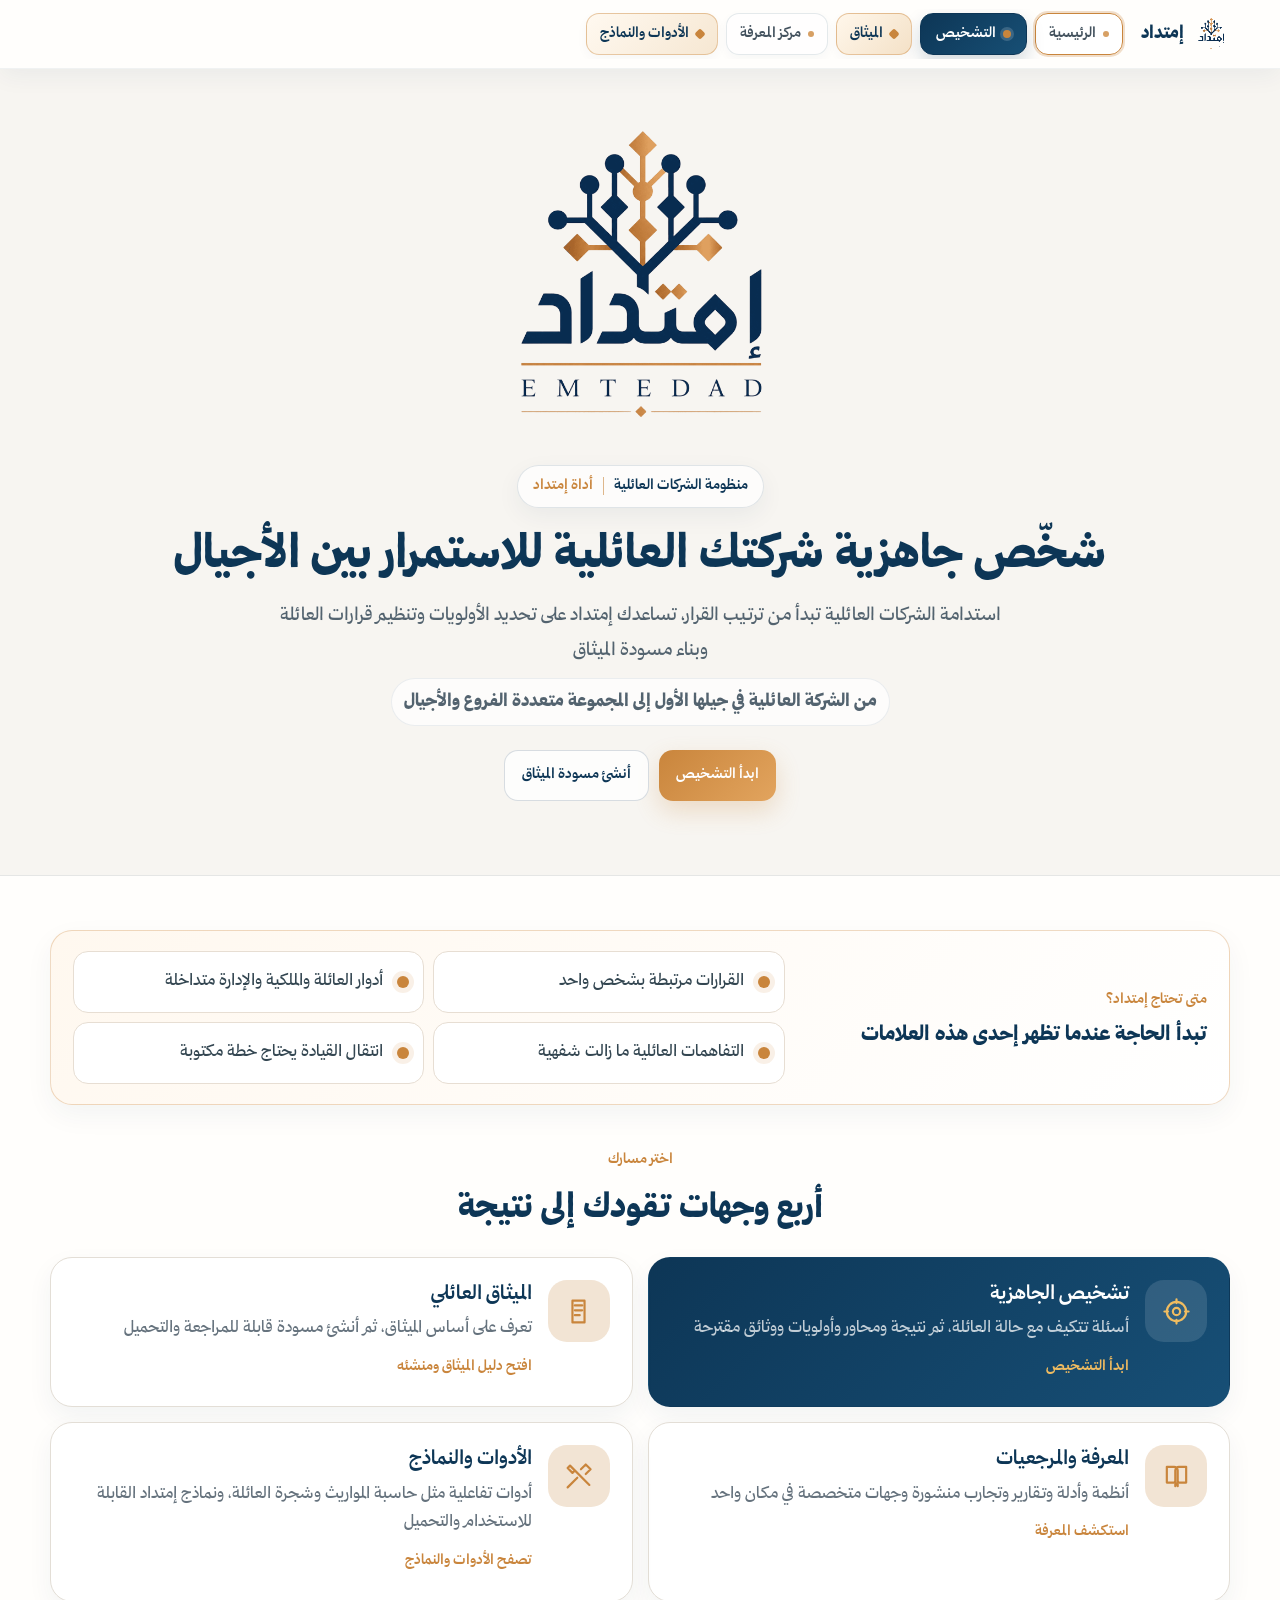
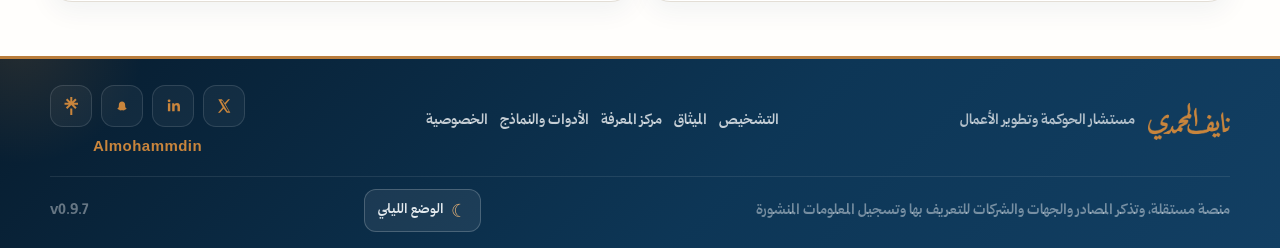
<file: index.html>
<!doctype html>
<html lang="ar" dir="rtl">
<head>
<meta charset="utf-8">
<meta name="viewport" content="width=device-width,initial-scale=1,viewport-fit=cover">
<title>إمتداد | تشخيص وحوكمة الشركات العائلية</title>
<meta name="theme-color" content="#0D3656">
<script>try{document.documentElement.dataset.theme=localStorage.getItem('emtidad_theme_v080')||'light'}catch(error){}</script>
<meta name="description" content="منصة عربية للشركات العائلية تجمع التشخيص والميثاق والمعرفة والنماذج للمساعدة على تنظيم الملكية والحوكمة والتعاقب.">
<meta property="og:title" content="إمتداد | تشخيص وحوكمة الشركات العائلية">
<meta property="og:description" content="تشخيص الجاهزية، ومنشئ الميثاق العائلي، ومعرفة ومرجعيات للشركات العائلية">
<meta property="og:type" content="website">
<meta property="og:url" content="https://almohammdin.github.io/emtidad/">
<meta property="og:image" content="https://almohammdin.github.io/emtidad/assets/images/emtidad-social-preview.png?v=0.9.7">
<meta name="twitter:card" content="summary_large_image">
<link rel="canonical" href="https://almohammdin.github.io/emtidad/">
<link rel="preload" href="assets/fonts/TheYearofHandicrafts-Black.woff2" as="font" type="font/woff2" crossorigin>
<link rel="icon" type="image/png" href="assets/images/favicon.png?v=0.9.7">
<link rel="apple-touch-icon" href="assets/images/apple-touch-icon.png?v=0.9.7">
<link rel="stylesheet" href="assets/css/style.css?v=0.9.7">
<script type="application/ld+json">{"@context":"https://schema.org","@type":"WebSite","name":"إمتداد","alternateName":"منظومة الشركات العائلية","url":"https://almohammdin.github.io/emtidad/","inLanguage":"ar","description":"منصة عربية تجمع تشخيص جاهزية الشركات العائلية ومنشئ الميثاق والمعرفة والنماذج."}</script>
</head>
<body data-page="home">
<a class="skip-link" href="#mainContent">انتقل إلى المحتوى</a>
<nav class="top-nav" aria-label="التنقل الرئيسي">
 <div class="container nav-inner">
  <a class="site-brand" href="index.html" aria-label="إمتداد - الرئيسية"><img src="assets/images/favicon.png" width="42" height="42" alt=""><span>إمتداد</span></a>
  <button class="nav-menu-toggle" id="navMenuToggle" type="button" aria-expanded="false" aria-controls="siteNav"><span></span><span></span><span></span><b>القائمة</b></button>
  <div class="nav-links" id="siteNav">
   <a data-nav="home" href="index.html">الرئيسية</a>
   <a class="nav-diagnostic" data-nav="diagnostic" href="diagnostic.html">التشخيص</a>
   <a class="nav-charter-service" data-nav="charter" href="charter.html">الميثاق</a>
   <a data-nav="knowledge" href="knowledge.html">مركز المعرفة</a>
   <a class="nav-featured" data-nav="resources" href="resources.html">الأدوات والنماذج</a>
  </div>
 </div>
</nav>
<main id="mainContent">
 <header class="hero home-hero">
  <div class="container hero-inner">
   <div class="logo-stage"><img class="platform-logo" src="assets/images/emtidad-logo.png?v=0.9.7" width="1254" height="1254" fetchpriority="high" decoding="async" alt="شعار إمتداد"></div>
   <div class="platform-suite-badge"><span>منظومة الشركات العائلية</span><i aria-hidden="true"></i><strong>أداة إمتداد</strong></div>
   <h1>شخّص جاهزية شركتك العائلية للاستمرار بين الأجيال</h1>
   <p>استدامة الشركات العائلية تبدأ من ترتيب القرار، تساعدك إمتداد على تحديد الأولويات وتنظيم قرارات العائلة وبناء مسودة الميثاق</p>
   <p class="hero-audience">من الشركة العائلية في جيلها الأول إلى المجموعة متعددة الفروع والأجيال</p>
   <div class="hero-actions"><a class="btn primary" href="diagnostic.html">ابدأ التشخيص</a><a class="btn ghost" href="charter.html#charter-builder">أنشئ مسودة الميثاق</a></div>
  </div>
 </header>
 <section class="section white home-routes" aria-labelledby="routesTitle">
 <div class="container">
   <div class="persuasion-strip" aria-labelledby="persuasionTitle"><div class="persuasion-heading"><span class="eyebrow">متى تحتاج إمتداد؟</span><h2 id="persuasionTitle">تبدأ الحاجة عندما تظهر إحدى هذه العلامات</h2></div><ul class="persuasion-points"><li><i aria-hidden="true"></i><span>القرارات مرتبطة بشخص واحد</span></li><li><i aria-hidden="true"></i><span>أدوار العائلة والملكية والإدارة متداخلة</span></li><li><i aria-hidden="true"></i><span>التفاهمات العائلية ما زالت شفهية</span></li><li><i aria-hidden="true"></i><span>انتقال القيادة يحتاج خطة مكتوبة</span></li></ul></div>
   <div class="section-head compact-head"><span class="eyebrow">اختر مسارك</span><h2 id="routesTitle">أربع وجهات تقودك إلى نتيجة</h2></div>
   <div class="hub-grid">
    <a class="hub-card featured" href="diagnostic.html"><span class="hub-icon"><svg viewBox="0 0 24 24" aria-hidden="true"><circle cx="12" cy="12" r="8"/><circle cx="12" cy="12" r="3"/><path d="M12 2v3M22 12h-3M12 22v-3M2 12h3"/></svg></span><div><h3>تشخيص الجاهزية</h3><p>أسئلة تتكيف مع حالة العائلة، ثم نتيجة ومحاور وأولويات ووثائق مقترحة</p><b>ابدأ التشخيص</b></div></a>
    <a class="hub-card" href="charter.html"><span class="hub-icon"><svg viewBox="0 0 24 24" aria-hidden="true"><path d="M7 3h10v18H7zM9 7h6M9 11h6M9 15h4"/></svg></span><div><h3>الميثاق العائلي</h3><p>تعرف على أساس الميثاق، ثم أنشئ مسودة قابلة للمراجعة والتحميل</p><b>افتح دليل الميثاق ومنشئه</b></div></a>
    <a class="hub-card" href="knowledge.html"><span class="hub-icon"><svg viewBox="0 0 24 24" aria-hidden="true"><path d="M4 4h6a3 3 0 0 1 3 3v13a3 3 0 0 0-3-3H4V4Zm16 0h-6a3 3 0 0 0-3 3v13a3 3 0 0 1 3-3h6V4Z"/></svg></span><div><h3>المعرفة والمرجعيات</h3><p>أنظمة وأدلة وتقارير وتجارب منشورة وجهات متخصصة في مكان واحد</p><b>استكشف المعرفة</b></div></a>
    <a class="hub-card" href="resources.html"><span class="hub-icon"><svg viewBox="0 0 24 24" aria-hidden="true"><path d="m14 6 4-4 4 4-4 4M3 21l8-8M5 3l16 16M3 5l2-2 4 4-2 2-4-4Z"/></svg></span><div><h3>الأدوات والنماذج</h3><p>أدوات تفاعلية مثل حاسبة المواريث وشجرة العائلة، ونماذج إمتداد القابلة للاستخدام والتحميل</p><b>تصفح الأدوات والنماذج</b></div></a>
   </div>
  </div>
 </section>
</main>
<footer class="footer-wrap">
 <div class="container footer-shell">
  <div class="footer-main">
   <div class="footer-brand"><span class="naif-mark" role="img" aria-label="شعار نايف المحمدي"></span><div class="footer-copy"><p>مستشار الحوكمة وتطوير الأعمال</p></div></div>
   <div class="footer-nav"><a href="diagnostic.html">التشخيص</a><a href="charter.html">الميثاق</a><a href="knowledge.html">مركز المعرفة</a><a href="resources.html">الأدوات والنماذج</a><a href="privacy.html">الخصوصية</a></div>
   <a class="social-handle" href="https://linktr.ee/almohammdin" target="_blank" rel="noopener">Almohammdin</a>
  </div>
  <div class="footer-bottom"><span class="independent-note">منصة مستقلة، وتذكر المصادر والجهات والشركات للتعريف بها وتسجيل المعلومات المنشورة</span><span class="footer-update">آخر تحديث: أغسطس 2026</span><span class="footer-version">v0.9.7</span></div>
 </div>
</footer>
<button class="back-to-top" id="backToTop" type="button" aria-label="العودة إلى أعلى الصفحة">↑</button>
<script src="assets/js/shell.js?v=0.9.7" defer></script>
</body>
</html>
</file>
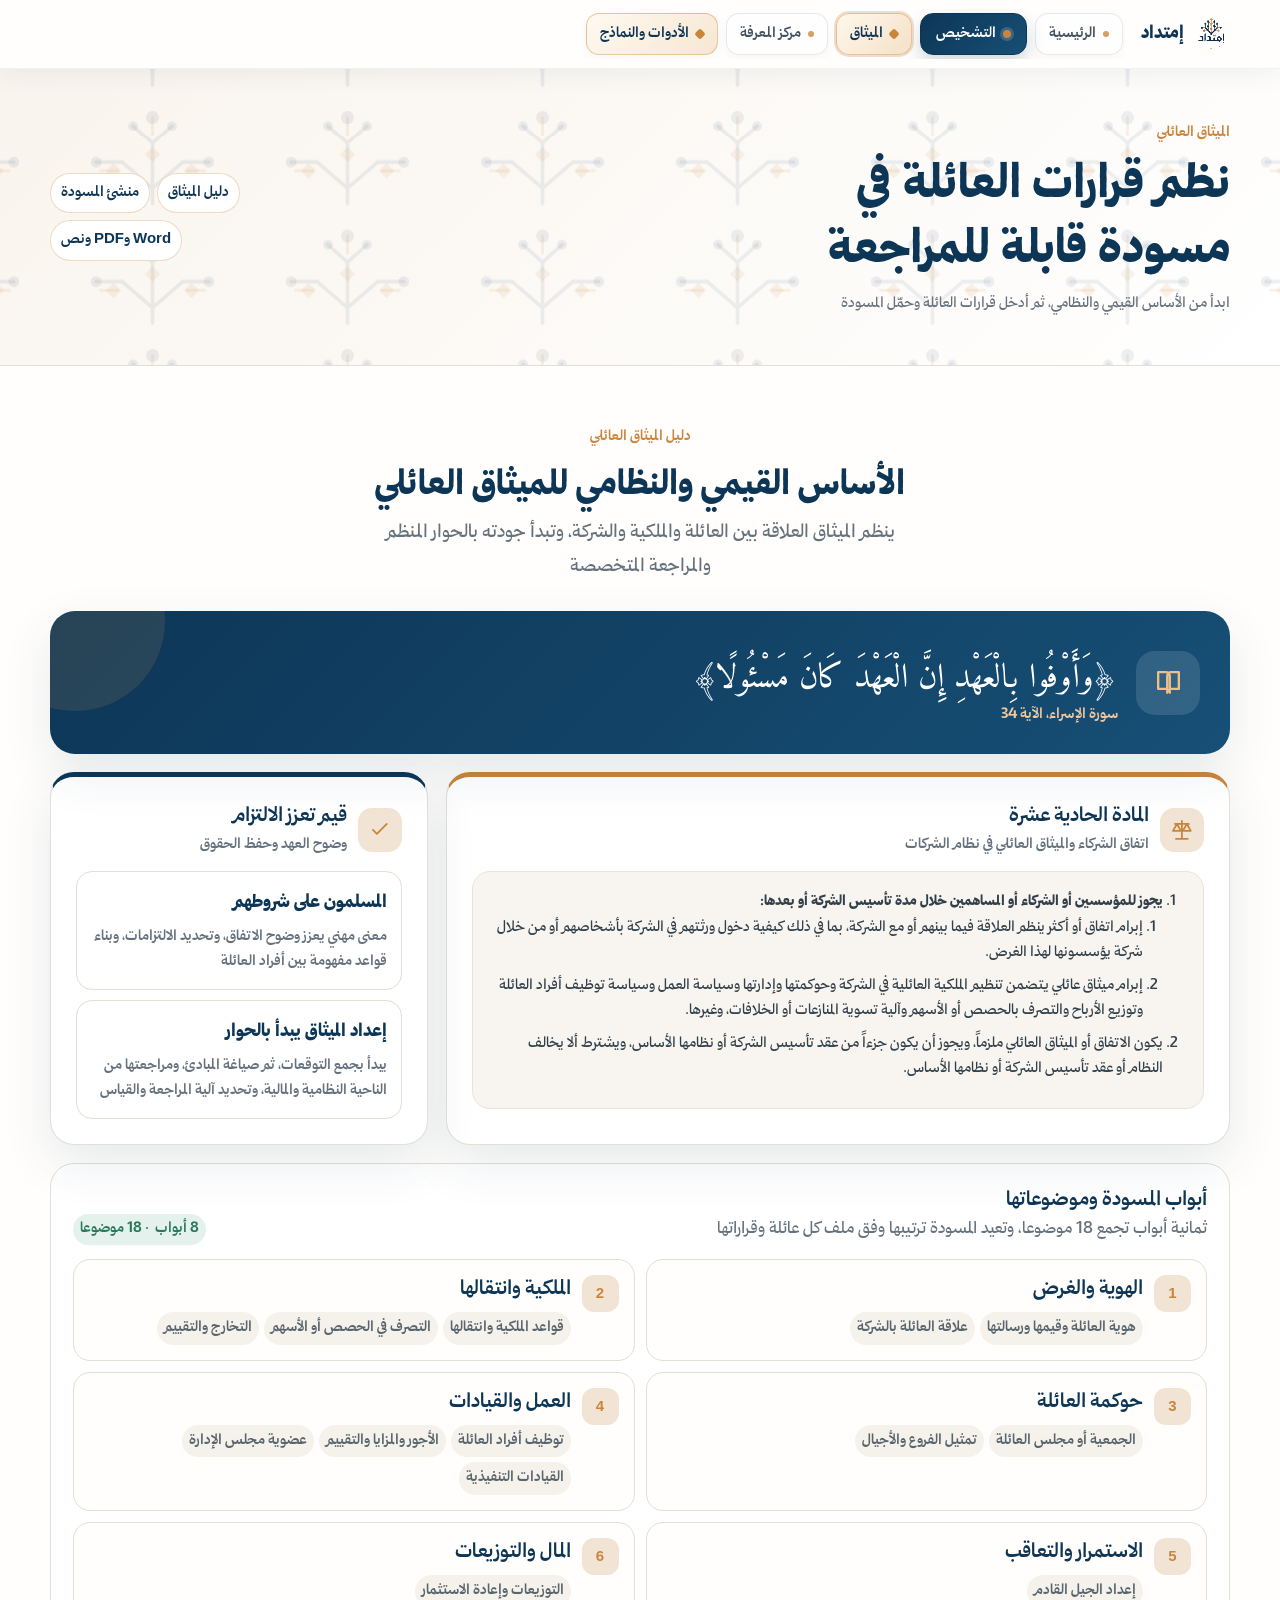
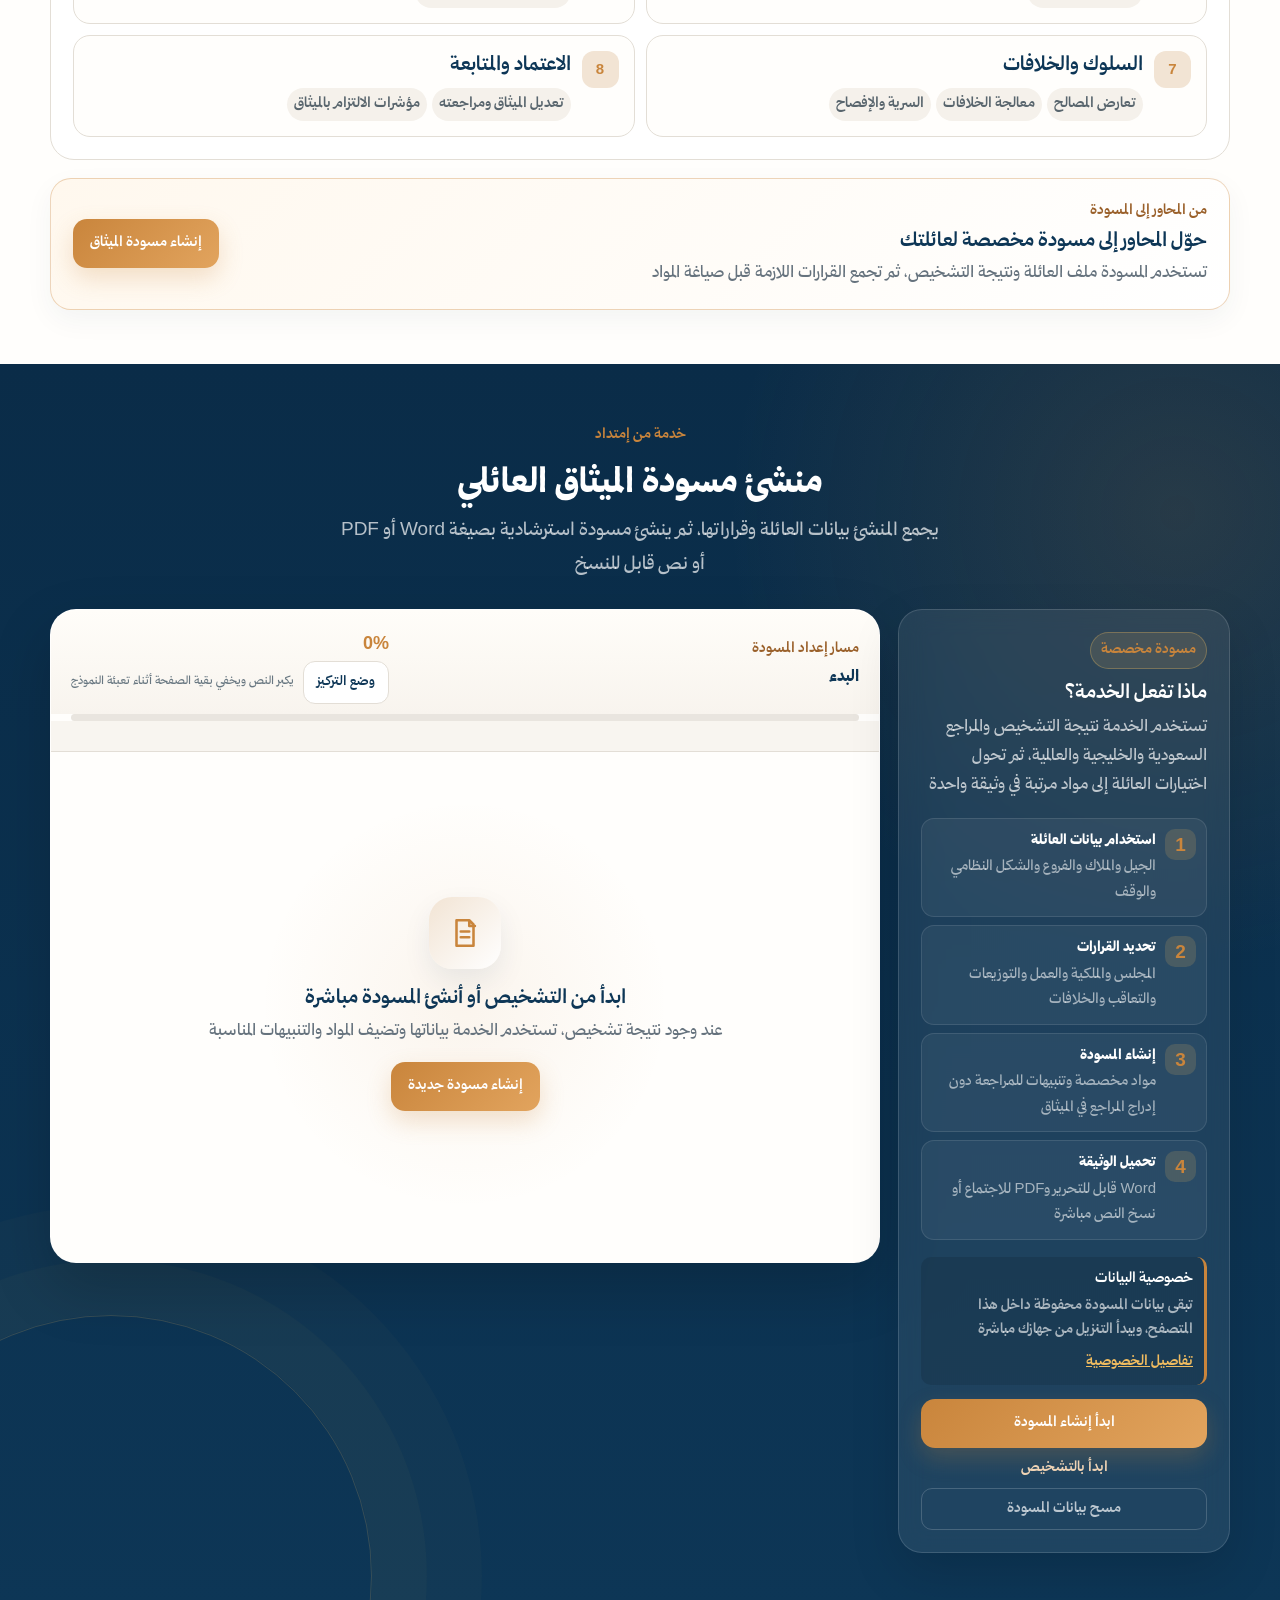
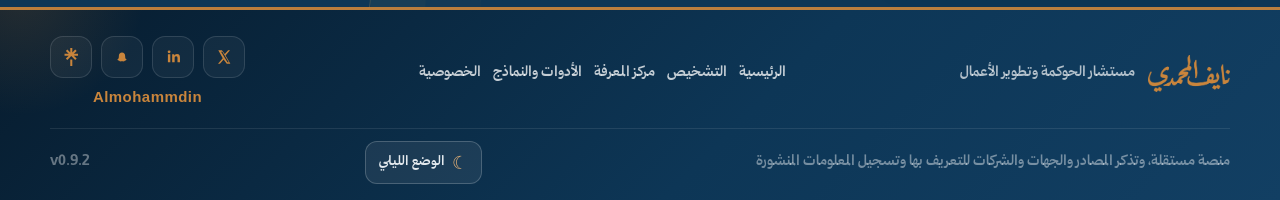
<file: charter.html>
<!doctype html>
<html lang="ar" dir="rtl">
<head>
<meta charset="utf-8">
<meta name="viewport" content="width=device-width,initial-scale=1,viewport-fit=cover">
<title>الميثاق العائلي ومنشئ المسودة | إمتداد</title>
<meta name="theme-color" content="#0D3656">
<script>try{document.documentElement.dataset.theme=localStorage.getItem('emtidad_theme_v080')||'light'}catch(error){}</script>
<meta name="description" content="دليل الميثاق العائلي ومنشئ مسودة مخصصة قابلة للتحميل بصيغة Word أو PDF.">
<meta property="og:title" content="الميثاق العائلي ومنشئ المسودة | إمتداد">
<meta property="og:description" content="تعرف على أساس الميثاق، ثم أنشئ مسودة مخصصة قابلة للمراجعة والتحميل.">
<meta property="og:type" content="website">
<meta property="og:url" content="https://almohammdin.github.io/emtidad/charter.html">
<meta property="og:image" content="https://almohammdin.github.io/emtidad/assets/images/emtidad-social-preview.png?v=0.9.2">
<meta name="twitter:card" content="summary_large_image">
<link rel="canonical" href="https://almohammdin.github.io/emtidad/charter.html">
<link rel="preload" href="assets/fonts/TheYearofHandicrafts-Black.woff2" as="font" type="font/woff2" crossorigin>
<link rel="preconnect" href="https://fonts.googleapis.com">
<link rel="preconnect" href="https://fonts.gstatic.com" crossorigin>
<link href="https://fonts.googleapis.com/css2?family=Amiri+Quran&display=swap" rel="stylesheet">
<link rel="icon" type="image/png" href="assets/images/favicon.png?v=0.9.2">
<link rel="stylesheet" href="assets/css/style.css?v=0.9.2">
<script type="application/ld+json">{"@context":"https://schema.org","@type":"WebApplication","name":"منشئ مسودة الميثاق العائلي من إمتداد","url":"https://almohammdin.github.io/emtidad/charter.html#charter-builder","applicationCategory":"BusinessApplication","operatingSystem":"Any","inLanguage":"ar","description":"منشئ مسودة ميثاق عائلي مخصصة وقابلة للتحميل والمراجعة.","featureList":["إنشاء مسودة مخصصة","التحميل بصيغة Word","التحميل بصيغة PDF","نسخ النص"]}</script>
</head>
<body data-page="charter">
<a class="skip-link" href="#mainContent">انتقل إلى المحتوى</a>
<nav class="top-nav" aria-label="التنقل الرئيسي"><div class="container nav-inner"><a class="site-brand" href="index.html" aria-label="إمتداد - الرئيسية"><img src="assets/images/favicon.png" width="42" height="42" alt=""><span>إمتداد</span></a><button class="nav-menu-toggle" id="navMenuToggle" type="button" aria-expanded="false" aria-controls="siteNav"><span></span><span></span><span></span><b>القائمة</b></button><div class="nav-links" id="siteNav"><a data-nav="home" href="index.html">الرئيسية</a><a class="nav-diagnostic" data-nav="diagnostic" href="diagnostic.html">التشخيص</a><a class="nav-charter-service" data-nav="charter" href="charter.html">الميثاق</a><a data-nav="knowledge" href="knowledge.html">مركز المعرفة</a><a class="nav-featured" data-nav="resources" href="resources.html">الأدوات والنماذج</a></div></div></nav>

<div class="focus-toolbar" id="charterFocusToolbar" hidden><div class="focus-toolbar-inner"><div><span>وضع التركيز</span><strong id="charterFocusLabel">منشئ مسودة الميثاق</strong></div><div class="focus-toolbar-progress"><span id="charterFocusProgress">0%</span><button class="focus-exit" id="charterFocusExit" type="button">الخروج</button></div></div></div>

<main id="mainContent">
 <header class="page-hero"><div class="container page-hero-inner"><div><span class="eyebrow">الميثاق العائلي</span><h1>نظم قرارات العائلة في مسودة قابلة للمراجعة</h1><p>ابدأ من الأساس القيمي والنظامي، ثم أدخل قرارات العائلة وحمّل المسودة</p></div><div class="page-hero-meta"><a href="#charter-guide">دليل الميثاق</a><a href="#charter-builder">منشئ المسودة</a><span>Word وPDF ونص</span></div></div></header>

 <section class="section white" id="charter-guide" aria-labelledby="guideTitle"><div class="container">
  <div class="section-head"><span class="eyebrow">دليل الميثاق العائلي</span><h2 id="guideTitle">الأساس القيمي والنظامي للميثاق العائلي</h2><p>ينظم الميثاق العلاقة بين العائلة والملكية والشركة، وتبدأ جودته بالحوار المنظم والمراجعة المتخصصة</p></div>
  <div class="values-lead"><div class="values-lead-icon"><svg viewBox="0 0 24 24" aria-hidden="true"><path d="M4 4h6a3 3 0 0 1 3 3v13a3 3 0 0 0-3-3H4V4Zm16 0h-6a3 3 0 0 0-3 3v13a3 3 0 0 1 3-3h6V4Z"/></svg></div><blockquote>﴿وَأَوْفُوا بِالْعَهْدِ إِنَّ الْعَهْدَ كَانَ مَسْئُولًا﴾<small>سورة الإسراء، الآية 34</small></blockquote></div>
  <div class="legal-grid"><article class="legal-card"><div class="card-title"><div class="icon-box"><svg viewBox="0 0 24 24" aria-hidden="true"><path d="M12 3v18M5 6h14M7 6l-4 7h8L7 6Zm10 0-4 7h8l-4-7ZM6 21h12"/></svg></div><div><h3>المادة الحادية عشرة</h3><small>اتفاق الشركاء والميثاق العائلي في نظام الشركات</small></div></div><div class="article-text"><ol><li><strong>يجوز للمؤسسين أو الشركاء أو المساهمين خلال مدة تأسيس الشركة أو بعدها:</strong><ol type="أ"><li>إبرام اتفاق أو أكثر ينظم العلاقة فيما بينهم أو مع الشركة، بما في ذلك كيفية دخول ورثتهم في الشركة بأشخاصهم أو من خلال شركة يؤسسونها لهذا الغرض.</li><li>إبرام ميثاق عائلي يتضمن تنظيم الملكية العائلية في الشركة وحوكمتها وإدارتها وسياسة العمل وسياسة توظيف أفراد العائلة وتوزيع الأرباح والتصرف بالحصص أو الأسهم وآلية تسوية المنازعات أو الخلافات، وغيرها.</li></ol></li><li>يكون الاتفاق أو الميثاق العائلي ملزماً، ويجوز أن يكون جزءاً من عقد تأسيس الشركة أو نظامها الأساس، ويشترط ألا يخالف النظام أو عقد تأسيس الشركة أو نظامها الأساس.</li></ol></div></article><aside class="principles-card"><div class="card-title"><div class="icon-box"><svg viewBox="0 0 24 24" aria-hidden="true"><path d="m5 12 4 4L19 6"/></svg></div><div><h3>قيم تعزز الالتزام</h3><small>وضوح العهد وحفظ الحقوق</small></div></div><div class="principle"><strong>المسلمون على شروطهم</strong><p>معنى مهني يعزز وضوح الاتفاق، وتحديد الالتزامات، وبناء قواعد مفهومة بين أفراد العائلة</p></div><div class="principle"><strong>إعداد الميثاق يبدأ بالحوار</strong><p>يبدأ بجمع التوقعات، ثم صياغة المبادئ، ومراجعتها من الناحية النظامية والمالية، وتحديد آلية المراجعة والقياس</p></div></aside></div>
  <div class="charter-index">
   <div class="charter-index-head"><div><h3>أبواب المسودة وموضوعاتها</h3><p>ثمانية أبواب تجمع 18 موضوعا، وتعيد المسودة ترتيبها وفق ملف كل عائلة وقراراتها</p></div><span class="chip official">8 أبواب · 18 موضوعا</span></div>
   <div class="charter-chapters-grid">
    <article class="charter-chapter-card"><b>1</b><div><h4>الهوية والغرض</h4><ul><li>هوية العائلة وقيمها ورسالتها</li><li>علاقة العائلة بالشركة</li></ul></div></article>
    <article class="charter-chapter-card"><b>2</b><div><h4>الملكية وانتقالها</h4><ul><li>قواعد الملكية وانتقالها</li><li>التصرف في الحصص أو الأسهم</li><li>التخارج والتقييم</li></ul></div></article>
    <article class="charter-chapter-card"><b>3</b><div><h4>حوكمة العائلة</h4><ul><li>الجمعية أو مجلس العائلة</li><li>تمثيل الفروع والأجيال</li></ul></div></article>
    <article class="charter-chapter-card"><b>4</b><div><h4>العمل والقيادات</h4><ul><li>توظيف أفراد العائلة</li><li>الأجور والمزايا والتقييم</li><li>عضوية مجلس الإدارة</li><li>القيادات التنفيذية</li></ul></div></article>
    <article class="charter-chapter-card"><b>5</b><div><h4>الاستمرار والتعاقب</h4><ul><li>إعداد الجيل القادم</li></ul></div></article>
    <article class="charter-chapter-card"><b>6</b><div><h4>المال والتوزيعات</h4><ul><li>التوزيعات وإعادة الاستثمار</li></ul></div></article>
    <article class="charter-chapter-card"><b>7</b><div><h4>السلوك والخلافات</h4><ul><li>تعارض المصالح</li><li>معالجة الخلافات</li><li>السرية والإفصاح</li></ul></div></article>
    <article class="charter-chapter-card"><b>8</b><div><h4>الاعتماد والمتابعة</h4><ul><li>تعديل الميثاق ومراجعته</li><li>مؤشرات الالتزام بالميثاق</li></ul></div></article>
   </div>
  </div>
  <div class="charter-guide-action"><div><span>من المحاور إلى المسودة</span><h3>حوّل المحاور إلى مسودة مخصصة لعائلتك</h3><p>تستخدم المسودة ملف العائلة ونتيجة التشخيص، ثم تجمع القرارات اللازمة قبل صياغة المواد</p></div><button class="btn primary" type="button" data-open-charter="guide">إنشاء مسودة الميثاق</button></div>
 </div></section>

 <section class="section charter-service" id="charter-builder" aria-labelledby="builderTitle"><div class="container">
  <div class="section-head charter-service-heading"><span class="eyebrow">خدمة من إمتداد</span><h2 id="builderTitle">منشئ مسودة الميثاق العائلي</h2><p>يجمع المنشئ بيانات العائلة وقراراتها، ثم ينشئ مسودة استرشادية بصيغة Word أو PDF أو نص قابل للنسخ</p></div>
  <aside class="restore-notice charter-restore" id="charterRestoreNotice" hidden><div><strong>وجدنا مسودة ميثاق سابقة</strong><p>يمكنك متابعة المسودة السابقة أو بدء مسودة جديدة</p></div><div><button class="btn secondary" id="continueCharterBtn" type="button">متابعة المسودة السابقة</button><button class="btn ghost" id="newCharterBtn" type="button">بدء مسودة جديدة</button></div></aside>
  <div class="charter-service-layout"><aside class="charter-service-summary"><span class="charter-service-badge">مسودة مخصصة</span><h3>ماذا تفعل الخدمة؟</h3><p>تستخدم الخدمة نتيجة التشخيص والمراجع السعودية والخليجية والعالمية، ثم تحول اختيارات العائلة إلى مواد مرتبة في وثيقة واحدة</p><ol class="charter-service-flow"><li><b>1</b><span><strong>استخدام بيانات العائلة</strong><small>الجيل والملاك والفروع والشكل النظامي والوقف</small></span></li><li><b>2</b><span><strong>تحديد القرارات</strong><small>المجلس والملكية والعمل والتوزيعات والتعاقب والخلافات</small></span></li><li><b>3</b><span><strong>إنشاء المسودة</strong><small>مواد مخصصة وتنبيهات للمراجعة دون إدراج المراجع في الميثاق</small></span></li><li><b>4</b><span><strong>تحميل الوثيقة</strong><small>Word قابل للتحرير وPDF للاجتماع أو نسخ النص مباشرة</small></span></li></ol><div class="charter-service-privacy"><strong>خصوصية البيانات</strong><span>تبقى بيانات المسودة محفوظة داخل هذا المتصفح، ويبدأ التنزيل من جهازك مباشرة</span><a href="privacy.html">تفاصيل الخصوصية</a></div><button class="btn primary charter-service-start" type="button" data-open-charter="service">ابدأ إنشاء المسودة</button><a class="charter-service-diagnostic" href="diagnostic.html">ابدأ بالتشخيص</a><button class="charter-clear-button" id="clearCharterDataBtn" type="button">مسح بيانات المسودة</button></aside>
   <div class="charter-builder-shell"><div class="charter-builder-top"><div><span>مسار إعداد المسودة</span><strong id="charterProgressLabel">البدء</strong></div><div class="charter-builder-top-actions"><b id="charterProgressPercent">0%</b><div class="focus-control"><button class="focus-entry focus-entry-light" id="charterFocusBtn" type="button" aria-pressed="false">وضع التركيز</button><small class="focus-help">يكبر النص ويخفي بقية الصفحة أثناء تعبئة النموذج</small></div></div></div><div class="charter-progress-track"><span id="charterProgressFill"></span></div><div class="charter-step-tabs" id="charterStepTabs" aria-label="مراحل إنشاء المسودة"></div><div class="charter-builder-panel" id="charterBuilderPanel"><div class="charter-builder-empty"><span class="charter-builder-empty-icon" aria-hidden="true"><svg viewBox="0 0 24 24"><path d="M6 3h9l3 3v15H6V3Zm9 0v4h4M9 11h6M9 15h6"/></svg></span><h3>ابدأ من التشخيص أو أنشئ المسودة مباشرة</h3><p>عند وجود نتيجة تشخيص، تستخدم الخدمة بياناتها وتضيف المواد والتنبيهات المناسبة</p><button class="btn primary" type="button" data-open-charter="empty">إنشاء مسودة جديدة</button></div></div></div>
  </div>
 </div></section>
</main>

<footer class="footer-wrap"><div class="container footer-shell"><div class="footer-main"><div class="footer-brand"><span class="naif-mark" role="img" aria-label="شعار نايف المحمدي"></span><div class="footer-copy"><p>مستشار الحوكمة وتطوير الأعمال</p></div></div><div class="footer-nav"><a href="index.html">الرئيسية</a><a href="diagnostic.html">التشخيص</a><a href="knowledge.html">مركز المعرفة</a><a href="resources.html">الأدوات والنماذج</a><a href="privacy.html">الخصوصية</a></div><a class="social-handle" href="https://linktr.ee/almohammdin" target="_blank" rel="noopener">Almohammdin</a></div><div class="footer-bottom"><span class="independent-note">منصة مستقلة، وتذكر المصادر والجهات والشركات للتعريف بها وتسجيل المعلومات المنشورة</span><span class="footer-update">آخر تحديث: أغسطس 2026</span><span class="footer-version">v0.9.2</span></div></div></footer>
<div class="toast" id="toast" hidden></div>
<button class="back-to-top" id="backToTop" type="button" aria-label="العودة إلى أعلى الصفحة">↑</button>
<script src="assets/js/shell.js?v=0.9.2" defer></script>
<script src="assets/js/app.js?v=0.9.2" defer></script>
<script src="assets/js/charter-builder.js?v=0.9.2" defer></script>
</body>
</html>
</file>
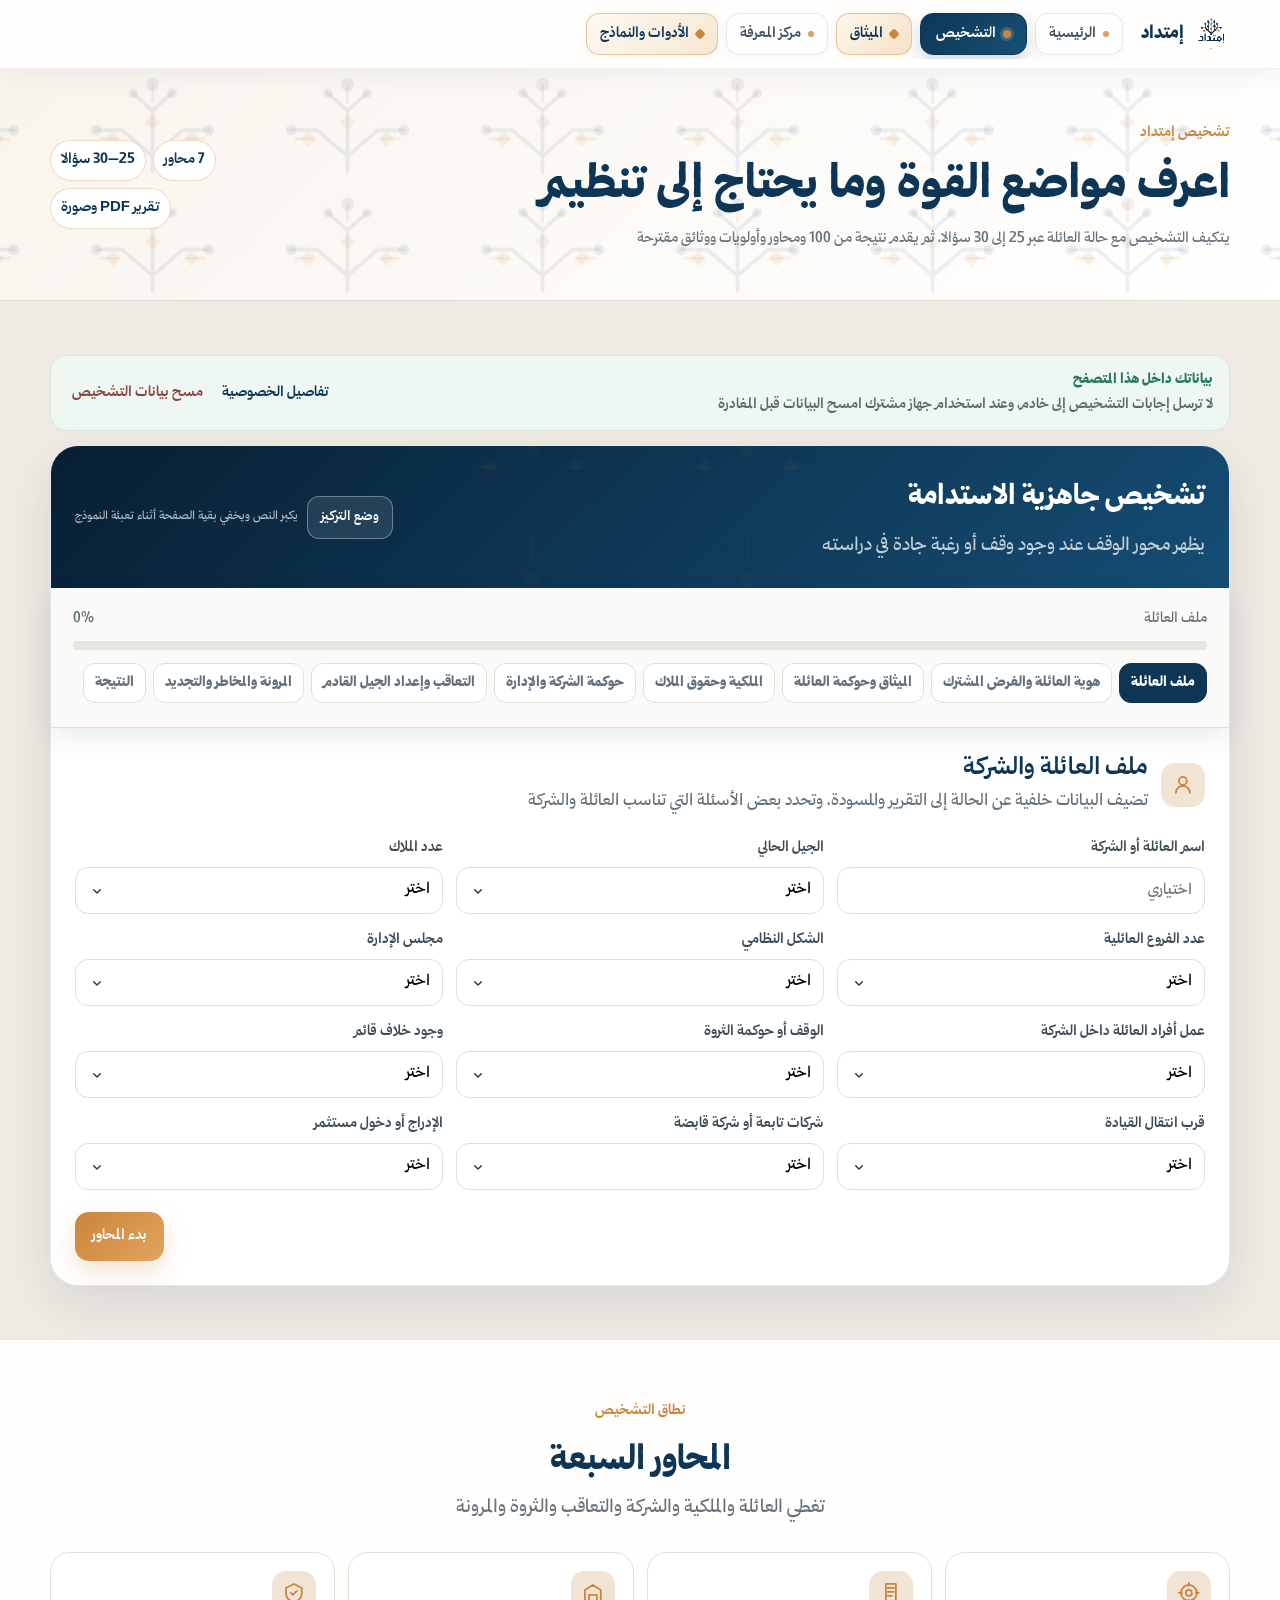
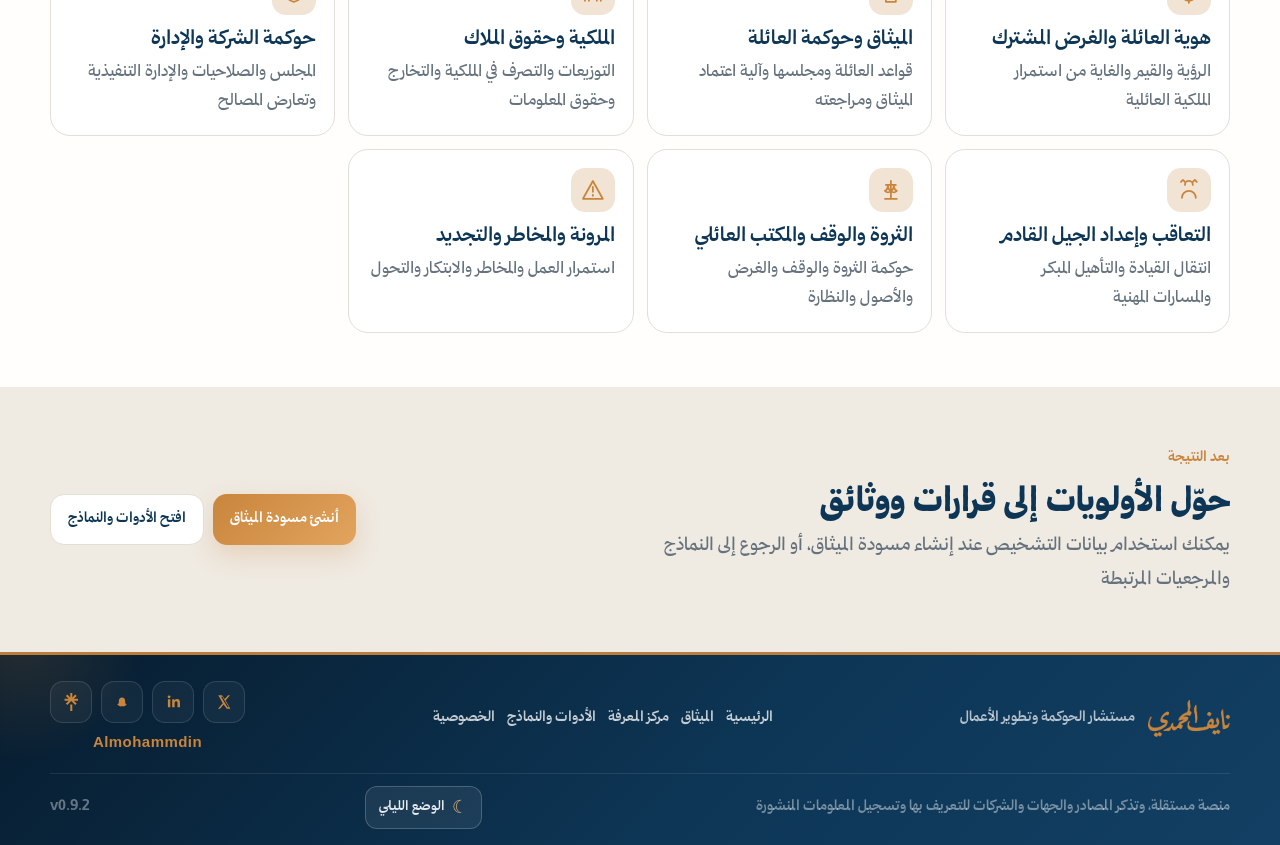
<file: diagnostic.html>
<!doctype html>
<html lang="ar" dir="rtl">
<head>
<meta charset="utf-8">
<meta name="viewport" content="width=device-width,initial-scale=1,viewport-fit=cover">
<title>تشخيص جاهزية الاستدامة | إمتداد</title>
<meta name="theme-color" content="#0D3656">
<script>try{document.documentElement.dataset.theme=localStorage.getItem('emtidad_theme_v080')||'light'}catch(error){}</script>
<meta name="description" content="تشخيص أولي لجاهزية الشركة العائلية عبر سبعة محاور، مع نتيجة وأولويات ووثائق مقترحة.">
<meta property="og:title" content="تشخيص جاهزية الاستدامة | إمتداد">
<meta property="og:description" content="أسئلة تتكيف مع حالة العائلة، ثم نتيجة ومحاور وأولويات عملية">
<meta property="og:type" content="website">
<meta property="og:url" content="https://almohammdin.github.io/emtidad/diagnostic.html">
<meta property="og:image" content="https://almohammdin.github.io/emtidad/assets/images/emtidad-social-preview.png?v=0.9.2">
<meta name="twitter:card" content="summary_large_image">
<link rel="canonical" href="https://almohammdin.github.io/emtidad/diagnostic.html">
<link rel="preload" href="assets/fonts/TheYearofHandicrafts-Black.woff2" as="font" type="font/woff2" crossorigin>
<link rel="icon" type="image/png" href="assets/images/favicon.png?v=0.9.2">
<link rel="stylesheet" href="assets/css/style.css?v=0.9.2">
<script type="application/ld+json">{"@context":"https://schema.org","@type":"WebApplication","name":"تشخيص جاهزية الاستدامة من إمتداد","url":"https://almohammdin.github.io/emtidad/diagnostic.html","applicationCategory":"BusinessApplication","operatingSystem":"Any","inLanguage":"ar","description":"تشخيص أولي لجاهزية الشركة العائلية عبر سبعة محاور، مع نتيجة من 100 وأولويات ووثائق مقترحة."}</script>
</head>
<body data-page="diagnostic">
<a class="skip-link" href="#mainContent">انتقل إلى المحتوى</a>
<nav class="top-nav" aria-label="التنقل الرئيسي">
 <div class="container nav-inner">
  <a class="site-brand" href="index.html" aria-label="إمتداد - الرئيسية"><img src="assets/images/favicon.png" width="42" height="42" alt=""><span>إمتداد</span></a>
  <button class="nav-menu-toggle" id="navMenuToggle" type="button" aria-expanded="false" aria-controls="siteNav"><span></span><span></span><span></span><b>القائمة</b></button>
  <div class="nav-links" id="siteNav"><a data-nav="home" href="index.html">الرئيسية</a><a class="nav-diagnostic" data-nav="diagnostic" href="diagnostic.html">التشخيص</a><a class="nav-charter-service" data-nav="charter" href="charter.html">الميثاق</a><a data-nav="knowledge" href="knowledge.html">مركز المعرفة</a><a class="nav-featured" data-nav="resources" href="resources.html">الأدوات والنماذج</a></div>
 </div>
</nav>

<div class="focus-toolbar" id="diagnosticFocusToolbar" hidden><div class="focus-toolbar-inner"><div><span>وضع التركيز</span><strong id="diagnosticFocusLabel">تشخيص الجاهزية</strong></div><div class="focus-toolbar-progress"><span id="diagnosticFocusProgress">0%</span><button class="focus-exit" id="diagnosticFocusExit" type="button">الخروج</button></div></div></div>

<main id="mainContent">
 <header class="page-hero">
  <div class="container page-hero-inner"><div><span class="eyebrow">تشخيص إمتداد</span><h1>اعرف مواضع القوة وما يحتاج إلى تنظيم</h1><p>يتكيف التشخيص مع حالة العائلة عبر 25 إلى 30 سؤالا، ثم يقدم نتيجة من 100 ومحاور وأولويات ووثائق مقترحة</p></div><div class="page-hero-meta"><span>7 محاور</span><span>25–30 سؤالا</span><span>تقرير PDF وصورة</span></div></div>
 </header>

 <section class="section soft" id="diagnostic" aria-labelledby="diagnosticTitle">
  <div class="container">
   <aside class="restore-notice" id="diagnosticRestoreNotice" hidden><div><strong>وجدنا بيانات تشخيص سابقة</strong><p>يمكنك متابعة البيانات السابقة أو بدء تشخيص جديد</p></div><div><button class="btn secondary" id="continueDiagnosticBtn" type="button">متابعة البيانات السابقة</button><button class="btn ghost" id="newDiagnosticBtn" type="button">بدء تشخيص جديد</button></div></aside>
   <div class="privacy-strip"><div><strong>بياناتك داخل هذا المتصفح</strong><span>لا ترسل إجابات التشخيص إلى خادم، وعند استخدام جهاز مشترك امسح البيانات قبل المغادرة</span></div><div><a href="privacy.html">تفاصيل الخصوصية</a><button id="clearDiagnosticDataBtn" type="button">مسح بيانات التشخيص</button></div></div>
   <div class="diagnostic-wrap">
    <div class="diag-head"><div><h2 id="diagnosticTitle">تشخيص جاهزية الاستدامة</h2><p>يظهر محور الوقف عند وجود وقف أو رغبة جادة في دراسته</p></div><div class="focus-control focus-control-dark"><button class="focus-entry" id="diagnosticFocusBtn" type="button" aria-pressed="false">وضع التركيز</button><small class="focus-help">يكبر النص ويخفي بقية الصفحة أثناء تعبئة النموذج</small></div></div>
    <div class="diagnostic-body"><aside class="focus-axis-rail" id="focusAxisRail" aria-label="المحاور السبعة"></aside><div class="diagnostic-main"><div class="progress-shell"><div class="progress-meta"><span id="progressLabel">ملف العائلة</span><span id="progressPercent">0%</span></div><div class="progress-track"><div class="progress-fill" id="progressFill"></div></div><div class="step-tabs" id="stepTabs"></div></div>
    <div class="diag-panel" id="diagPanel"></div></div></div>
   </div>
  </div>
 </section>

 <section class="section white" id="axes" aria-labelledby="axesTitle">
  <div class="container"><div class="section-head"><span class="eyebrow">نطاق التشخيص</span><h2 id="axesTitle">المحاور السبعة</h2><p>تغطي العائلة والملكية والشركة والتعاقب والثروة والمرونة</p></div><div class="axis-preview" id="axisPreview"></div></div>
 </section>

 <section class="section soft page-next"><div class="container"><div><span class="eyebrow">بعد النتيجة</span><h2>حوّل الأولويات إلى قرارات ووثائق</h2><p>يمكنك استخدام بيانات التشخيص عند إنشاء مسودة الميثاق، أو الرجوع إلى النماذج والمرجعيات المرتبطة</p></div><div class="page-actions"><a class="btn primary" href="charter.html?from=diagnostic">أنشئ مسودة الميثاق</a><a class="btn ghost" href="resources.html">افتح الأدوات والنماذج</a></div></div></section>
</main>

<footer class="footer-wrap"><div class="container footer-shell"><div class="footer-main"><div class="footer-brand"><span class="naif-mark" role="img" aria-label="شعار نايف المحمدي"></span><div class="footer-copy"><p>مستشار الحوكمة وتطوير الأعمال</p></div></div><div class="footer-nav"><a href="index.html">الرئيسية</a><a href="charter.html">الميثاق</a><a href="knowledge.html">مركز المعرفة</a><a href="resources.html">الأدوات والنماذج</a><a href="privacy.html">الخصوصية</a></div><a class="social-handle" href="https://linktr.ee/almohammdin" target="_blank" rel="noopener">Almohammdin</a></div><div class="footer-bottom"><span class="independent-note">منصة مستقلة، وتذكر المصادر والجهات والشركات للتعريف بها وتسجيل المعلومات المنشورة</span><span class="footer-update">آخر تحديث: أغسطس 2026</span><span class="footer-version">v0.9.2</span></div></div></footer>
<div class="toast" id="toast" hidden></div>
<button class="back-to-top" id="backToTop" type="button" aria-label="العودة إلى أعلى الصفحة">↑</button>
<script src="assets/js/shell.js?v=0.9.2" defer></script>
<script src="assets/js/app.js?v=0.9.2" defer></script>
</body>
</html>
</file>
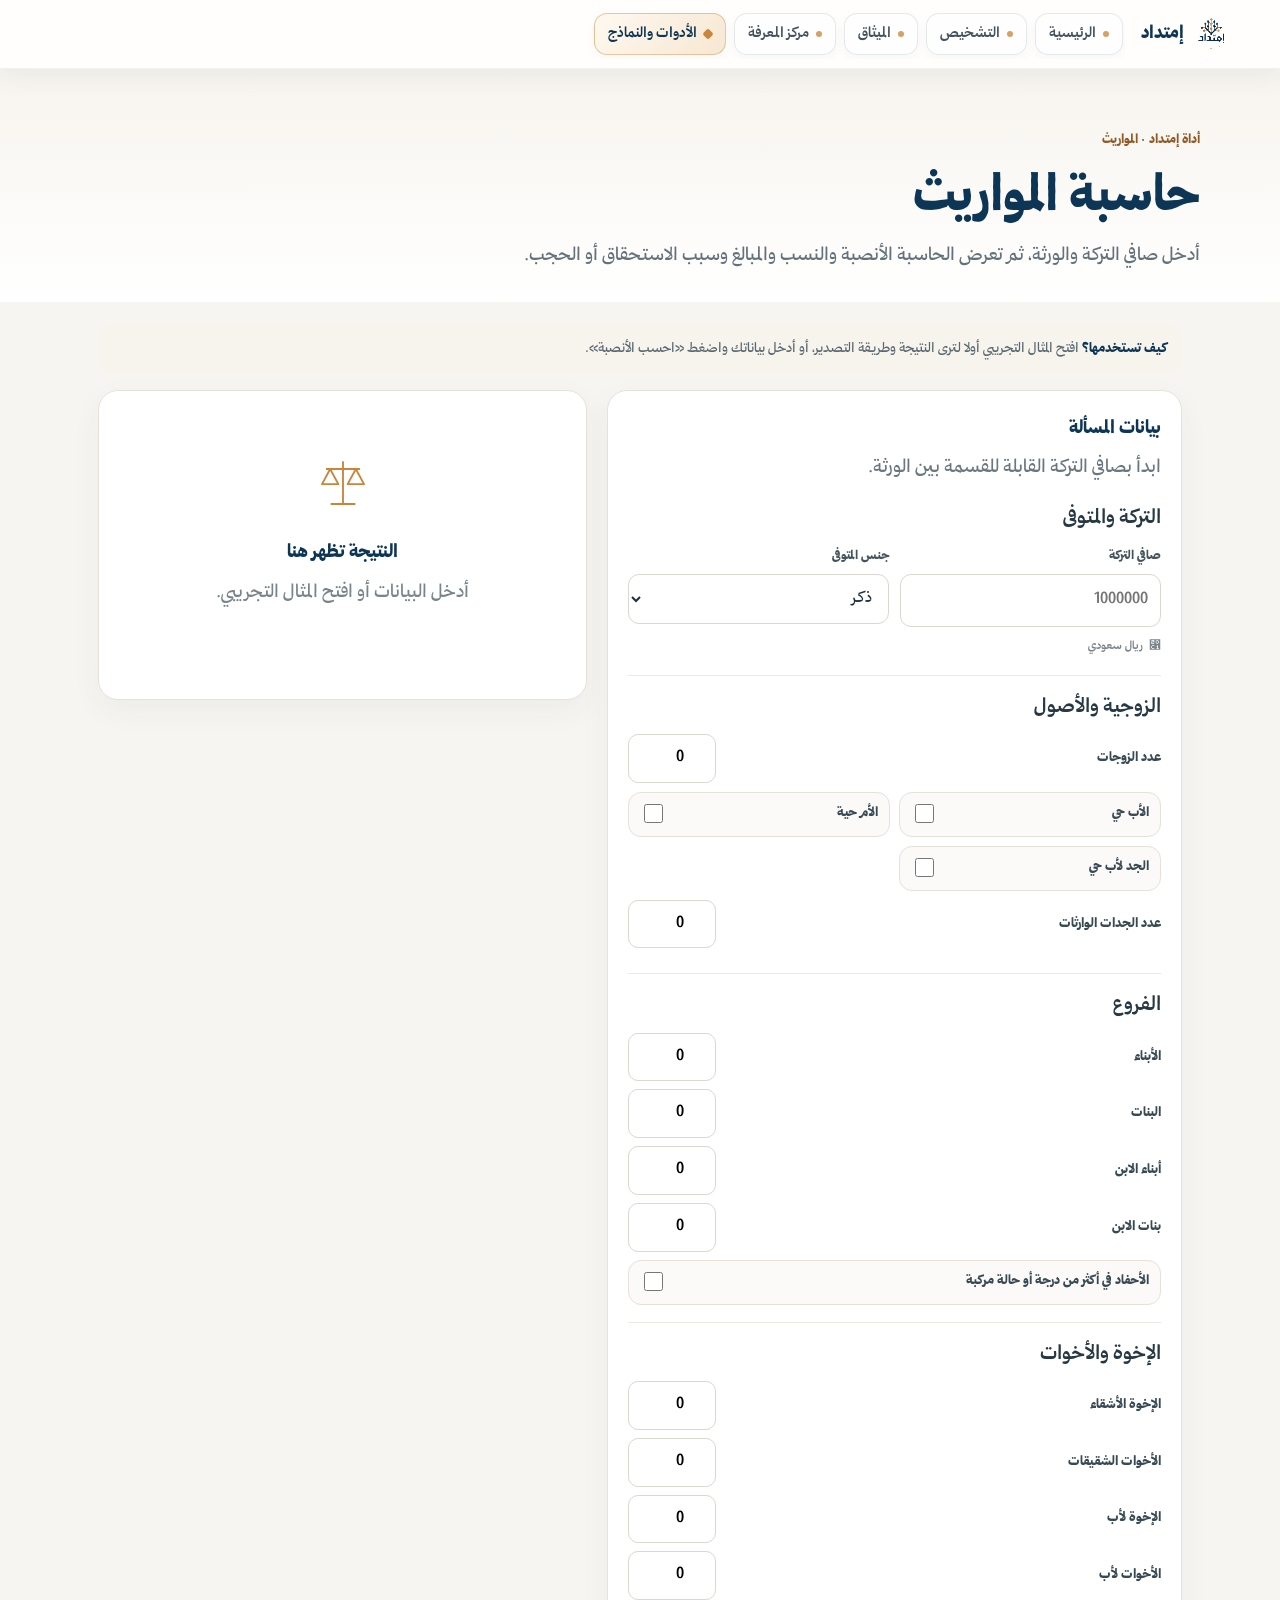
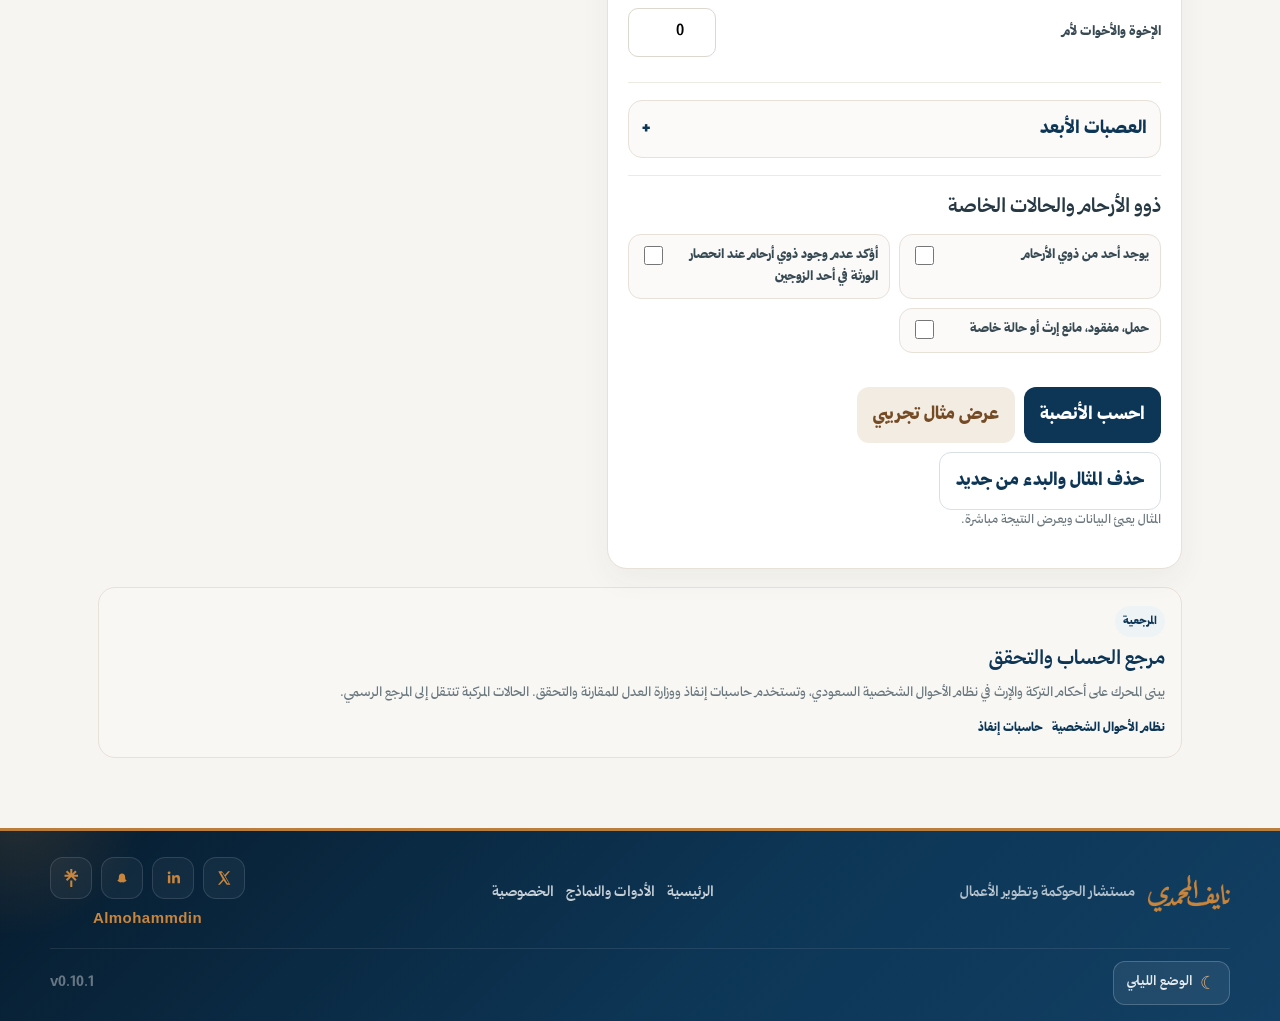
<file: inheritance.html>
<!doctype html>
<html lang="ar" dir="rtl">
<head>
<meta charset="utf-8">
<meta name="viewport" content="width=device-width,initial-scale=1,viewport-fit=cover">
<title>حاسبة المواريث | إمتداد</title>
<meta name="theme-color" content="#0D3656">
<meta name="description" content="حاسبة المواريث ضمن أدوات إمتداد.">
<link rel="icon" type="image/png" href="assets/images/favicon.png?v=0.10.1">
<link rel="stylesheet" href="assets/css/style.css?v=0.10.1">
<link rel="stylesheet" href="assets/css/inheritance.css?v=0.10.1">
<style>
.inherit-guide{margin:0 0 16px;padding:13px 15px;border-radius:14px;background:#f7f4ee;color:#596870;font-size:.88rem;line-height:1.75}.inherit-guide strong{color:#0d3656}.inherit-example-note{margin-top:10px;color:#79858b;font-size:.8rem}.inherit-example-badge{display:inline-flex;margin-left:7px;padding:5px 9px;border-radius:999px;background:#f4e9dc;color:#754b25;font-size:.76rem;font-weight:850}.sar-symbol{font-family:system-ui,-apple-system,"Segoe UI",Arial,sans-serif;font-weight:800}.sar-money{display:inline-flex;align-items:center;gap:.28em;white-space:nowrap}.currency-hint{display:inline-flex;align-items:center;gap:6px;margin-top:3px;color:#7b858b;font-size:.75rem;font-weight:600}.inherit-result .inherit-actions{position:sticky;bottom:0;background:linear-gradient(180deg,rgba(255,255,255,.6),#fff 28%);padding-top:14px;margin-top:14px}.inherit-row{border-right:3px solid transparent;transition:.18s}.inherit-row:hover{border-right-color:#b77a3d}.inherit-summary{grid-template-columns:1.2fr .8fr}.inherit-ref{margin-top:18px}
</style>
</head>
<body data-page="resources">
<a class="skip-link" href="#mainContent">انتقل إلى المحتوى</a>
<nav class="top-nav" aria-label="التنقل الرئيسي"><div class="container nav-inner"><a class="site-brand" href="index.html"><img src="assets/images/favicon.png" width="42" height="42" alt=""><span>إمتداد</span></a><button class="nav-menu-toggle" id="navMenuToggle" type="button" aria-expanded="false" aria-controls="siteNav"><span></span><span></span><span></span><b>القائمة</b></button><div class="nav-links" id="siteNav"><a href="index.html">الرئيسية</a><a href="diagnostic.html">التشخيص</a><a href="charter.html">الميثاق</a><a href="knowledge.html">مركز المعرفة</a><a class="nav-featured" href="resources.html">الأدوات والنماذج</a></div></div></nav>
<main id="mainContent">
<header class="inherit-hero"><div class="container"><span class="inherit-kicker">أداة إمتداد · المواريث</span><h1>حاسبة المواريث</h1><p>أدخل صافي التركة والورثة، ثم تعرض الحاسبة الأنصبة والنسب والمبالغ وسبب الاستحقاق أو الحجب.</p></div></header>
<div class="inherit-shell"><div class="inherit-guide"><strong>كيف تستخدمها؟</strong> افتح المثال التجريبي أولا لترى النتيجة وطريقة التصدير، أو أدخل بياناتك واضغط «احسب الأنصبة».</div>
<div class="inherit-grid"><section class="inherit-card inherit-form-card"><h2>بيانات المسألة</h2><p>ابدأ بصافي التركة القابلة للقسمة بين الورثة.</p>
<div class="inherit-section"><h3>التركة والمتوفى</h3><div class="inherit-fields"><label class="inherit-field"><span>صافي التركة</span><input id="estate" type="number" min="0" step="0.01" inputmode="decimal" placeholder="1000000"><small class="currency-hint"><b class="sar-symbol">⃁</b> ريال سعودي</small></label><label class="inherit-field"><span>جنس المتوفى</span><select id="deceasedGender"><option value="male">ذكر</option><option value="female">أنثى</option></select></label></div></div>
<div class="inherit-section"><h3>الزوجية والأصول</h3><div id="spouseMale"><div class="inherit-count"><label for="wives">عدد الزوجات</label><input id="wives" type="number" min="0" max="4" value="0"></div></div><div id="spouseFemale" hidden><label class="inherit-check"><span>الزوج حي</span><input id="husband" type="checkbox"></label></div><div class="inherit-toggle-grid" style="margin-top:9px"><label class="inherit-check"><span>الأب حي</span><input id="father" type="checkbox"></label><label class="inherit-check"><span>الأم حية</span><input id="mother" type="checkbox"></label><label class="inherit-check"><span>الجد لأب حي</span><input id="grandfather" type="checkbox"></label></div><div class="inherit-count" style="margin-top:9px"><label for="grandmothers">عدد الجدات الوارثات</label><input id="grandmothers" type="number" min="0" max="3" value="0"></div></div>
<div class="inherit-section"><h3>الفروع</h3><div class="inherit-count"><label for="sons">الأبناء</label><input id="sons" type="number" min="0" value="0"></div><div class="inherit-count"><label for="daughters">البنات</label><input id="daughters" type="number" min="0" value="0"></div><div class="inherit-count"><label for="grandsons">أبناء الابن</label><input id="grandsons" type="number" min="0" value="0"></div><div class="inherit-count"><label for="granddaughters">بنات الابن</label><input id="granddaughters" type="number" min="0" value="0"></div><label class="inherit-check"><span>الأحفاد في أكثر من درجة أو حالة مركبة</span><input id="complexDescendants" type="checkbox"></label></div>
<div class="inherit-section"><h3>الإخوة والأخوات</h3><div class="inherit-count"><label for="fullBrothers">الإخوة الأشقاء</label><input id="fullBrothers" type="number" min="0" value="0"></div><div class="inherit-count"><label for="fullSisters">الأخوات الشقيقات</label><input id="fullSisters" type="number" min="0" value="0"></div><div class="inherit-count"><label for="paternalBrothers">الإخوة لأب</label><input id="paternalBrothers" type="number" min="0" value="0"></div><div class="inherit-count"><label for="paternalSisters">الأخوات لأب</label><input id="paternalSisters" type="number" min="0" value="0"></div><div class="inherit-count"><label for="maternalSiblings">الإخوة والأخوات لأم</label><input id="maternalSiblings" type="number" min="0" value="0"></div></div>
<div class="inherit-section"><details class="inherit-details"><summary>العصبات الأبعد</summary><div class="inherit-details-body"><div class="inherit-count"><label for="fullNephews">أبناء الإخوة الأشقاء</label><input id="fullNephews" type="number" min="0" value="0"></div><div class="inherit-count"><label for="paternalNephews">أبناء الإخوة لأب</label><input id="paternalNephews" type="number" min="0" value="0"></div><div class="inherit-count"><label for="fullPaternalUncles">الأعمام الأشقاء</label><input id="fullPaternalUncles" type="number" min="0" value="0"></div><div class="inherit-count"><label for="paternalUncles">الأعمام لأب</label><input id="paternalUncles" type="number" min="0" value="0"></div><div class="inherit-count"><label for="fullCousins">أبناء الأعمام الأشقاء</label><input id="fullCousins" type="number" min="0" value="0"></div><div class="inherit-count"><label for="paternalCousins">أبناء الأعمام لأب</label><input id="paternalCousins" type="number" min="0" value="0"></div><label class="inherit-check"><span>يوجد عاصب أبعد غير ممثل هنا</span><input id="otherRemoteAgnate" type="checkbox"></label></div></details></div>
<div class="inherit-section"><h3>ذوو الأرحام والحالات الخاصة</h3><div class="inherit-toggle-grid"><label class="inherit-check"><span>يوجد أحد من ذوي الأرحام</span><input id="hasDhawuAlArham" type="checkbox"></label><label class="inherit-check"><span>أؤكد عدم وجود ذوي أرحام عند انحصار الورثة في أحد الزوجين</span><input id="confirmNoDhawuAlArham" type="checkbox"></label><label class="inherit-check"><span>حمل، مفقود، مانع إرث أو حالة خاصة</span><input id="specialCase" type="checkbox"></label></div></div>
<div class="inherit-actions"><button class="inherit-btn primary" id="calculateBtn" type="button">احسب الأنصبة</button><button class="inherit-btn secondary" id="exampleBtn" type="button">عرض مثال تجريبي</button><button class="inherit-btn ghost" id="resetBtn" type="button">حذف المثال والبدء من جديد</button></div><p class="inherit-example-note">المثال يعبئ البيانات ويعرض النتيجة مباشرة.</p></section>
<aside class="inherit-card inherit-result" id="resultCard" aria-live="polite"><div class="inherit-empty" id="emptyState"><svg viewBox="0 0 48 48" aria-hidden="true"><path d="M24 6v36M10 12h28M13 12 6 25h14L13 12Zm22 0-7 13h14L35 12ZM14 42h20"/></svg><h2>النتيجة تظهر هنا</h2><p>أدخل البيانات أو افتح المثال التجريبي.</p></div><div id="resultContent" hidden></div></aside></div>
<section class="inherit-ref"><span class="inherit-badge">المرجعية</span><h3>مرجع الحساب والتحقق</h3><p>يبنى المحرك على أحكام التركة والإرث في نظام الأحوال الشخصية السعودي، وتستخدم حاسبات إنفاذ ووزارة العدل للمقارنة والتحقق. الحالات المركبة تنتقل إلى المرجع الرسمي.</p><div class="inherit-ref-links"><a href="https://laws.boe.gov.sa/BoeLaws/Laws/LawDetails/4d72d829-947b-45d5-b9b5-ae5800d6bac2/1" target="_blank" rel="noopener">نظام الأحوال الشخصية</a><a href="https://infath.gov.sa/ar/inheritances/" target="_blank" rel="noopener">حاسبات إنفاذ</a></div></section>
</div></main>
<footer class="footer-wrap"><div class="container footer-shell"><div class="footer-main"><div class="footer-brand"><span class="naif-mark" role="img" aria-label="شعار نايف المحمدي"></span><div class="footer-copy"><p>مستشار الحوكمة وتطوير الأعمال</p></div></div><div class="footer-nav"><a href="index.html">الرئيسية</a><a href="resources.html">الأدوات والنماذج</a><a href="privacy.html">الخصوصية</a></div><a class="social-handle" href="https://linktr.ee/almohammdin" target="_blank" rel="noopener">Almohammdin</a></div><div class="footer-bottom"><span class="footer-version">v0.10.1</span></div></div></footer><button class="back-to-top" id="backToTop" type="button">↑</button>
<script src="assets/js/inheritance-engine.js?v=0.10.1"></script>
<script>
(()=>{
'use strict';
const E=window.EmtidadInheritanceEngine,$=id=>document.getElementById(id),RIYAL='⃁';
const fields=['wives','grandmothers','sons','daughters','grandsons','granddaughters','fullBrothers','fullSisters','paternalBrothers','paternalSisters','maternalSiblings','fullNephews','paternalNephews','fullPaternalUncles','paternalUncles','fullCousins','paternalCousins'];
const bools=['husband','father','mother','grandfather','hasDhawuAlArham','confirmNoDhawuAlArham','otherRemoteAgnate','complexDescendants','specialCase'];
const esc=s=>String(s||'').replace(/[&<>"']/g,m=>({'&':'&amp;','<':'&lt;','>':'&gt;','"':'&quot;',"'":'&#39;'}[m]));
const numFmt=n=>new Intl.NumberFormat('en-SA',{maximumFractionDigits:2}).format(n);
const pctFmt=n=>new Intl.NumberFormat('en-SA',{style:'percent',maximumFractionDigits:2}).format(n);
const frac=f=>f.d===1?String(f.n):`${f.n}/${f.d}`;
const money=n=>`<span class="sar-money" dir="ltr"><span class="sar-symbol">${RIYAL}</span><span>${numFmt(n)}</span></span>`;
const read=()=>{const d={estate:Math.max(0,Number($('estate').value)||0),gender:$('deceasedGender').value};fields.forEach(k=>d[k]=Math.max(0,parseInt($(k).value||'0',10)||0));bools.forEach(k=>d[k]=Boolean($(k).checked));return d;};
function showResult(){ $('emptyState').hidden=true;$('resultContent').hidden=false; }
function reasonText(reason){return ({special:'الحالة المدخلة تحتاج معالجة خاصة قبل القسمة.','complex-descendants':'وجود أحفاد من أكثر من درجة يحتاج تحديد الدرجة لكل فرع.','other-agnate':'يوجد عاصب أبعد يحتاج إدخاله بترتيبه الصحيح.','dhawu-al-arham':'وجود ذوي أرحام يحتاج مسار ذوي الأرحام.','no-heir':'لم يظهر وارث من الفئات المدخلة.'})[reason]||'هذه المسألة تحتاج استكمالها في المرجع الرسمي.';}
function renderRefer(out){showResult();$('resultContent').innerHTML=`<span class="inherit-badge">تحويل للمرجع الرسمي</span><h2 style="margin-top:8px">المسألة تحتاج مسارا أوسع</h2><div class="inherit-warning">${esc(reasonText(out.reason))}</div><div class="inherit-actions"><a class="inherit-btn primary" href="https://infath.gov.sa/ar/inheritances/" target="_blank" rel="noopener">فتح حاسبات إنفاذ</a></div>`;}
function renderConfirm(){showResult();$('resultContent').innerHTML=`<span class="inherit-badge">تأكيد أخير</span><h2 style="margin-top:8px">هل يوجد قريب من ذوي الأرحام؟</h2><div class="inherit-info">عند انحصار الورثة في أحد الزوجين قد يؤثر وجود ذوي الأرحام في الباقي.</div><div class="inherit-actions"><button class="inherit-btn primary" id="confirmNoDhawuBtn" type="button">أؤكد عدم وجودهم وأكمل</button></div>`;$('confirmNoDhawuBtn').onclick=()=>{$('confirmNoDhawuAlArham').checked=true;calculate();};}
function renderOk(out,isExample=false){
  const d=out.data,total=E.num(out.total);
  const rows=out.shares.map(x=>{const groupAmount=d.estate*E.num(x.share),perShare=E.div(x.share,E.F(x.count)),perAmount=groupAmount/x.count,percent=pctFmt(E.num(x.share));return `<article class="inherit-row" data-name="${esc(x.label)}" data-share="${esc(frac(x.share))}" data-percent="${esc(percent)}" data-amount="${groupAmount}" data-each="${x.count>1?perAmount:0}" data-reason="${esc(x.reason)}"><div class="inherit-row-head"><div><h4>${esc(x.label)}${x.count>1?` <small>(${x.count})</small>`:''}</h4><p>${esc(x.reason)}</p></div><span class="inherit-share">${frac(x.share)} · ${percent}</span></div><div class="inherit-money"><span>${x.count>1?'إجمالي المجموعة':'النصيب'}</span><strong>${money(groupAmount)}</strong></div>${x.count>1?`<div class="inherit-money"><span>لكل فرد</span><strong>${frac(perShare)} · ${money(perAmount)}</strong></div>`:''}</article>`;}).join('');
  const blocked=out.blocked.length?`<div class="inherit-blocked"><h4>المحجوبون في البيانات المدخلة</h4><ul>${out.blocked.map(x=>`<li>${esc(x.label)}${x.count>1?` (${x.count})`:''}: ${esc(x.reason)}</li>`).join('')}</ul></div>`:'';
  const notes=out.notes.map(x=>`<div class="inherit-note">${esc(x)}</div>`).join(''),warnings=out.warnings.map(x=>`<div class="inherit-info">${esc(x)}</div>`).join('');
  showResult();$('resultContent').innerHTML=`${isExample?'<span class="inherit-example-badge">مثال تجريبي</span>':''}<span class="inherit-badge">${out.mode==='عادي'?'نتيجة المسألة':esc(out.mode)}</span><h2 style="margin-top:8px">توزيع صافي التركة</h2><div class="inherit-summary"><div class="inherit-stat"><small>صافي التركة</small><strong>${money(d.estate)}</strong></div><div class="inherit-stat"><small>مجموع الأنصبة</small><strong>${pctFmt(total)}</strong></div></div>${rows}${notes}${warnings}${blocked}<div class="inherit-actions"><button class="inherit-btn ghost" type="button" data-export-pdf>حفظ PDF</button></div>`;
}
function calculate(isExample=false){
  if(!E){alert('تعذر تحميل محرك الحساب');return;}
  const d=read();if(d.estate<=0){alert('أدخل صافي التركة أولا');return;}
  const out=E.calculate(d);if(out.status==='ok')renderOk(out,isExample);else if(out.status==='confirm-dhawu')renderConfirm();else renderRefer(out);
}
function reset(){document.querySelectorAll('.inherit-form-card input').forEach(el=>{if(el.type==='checkbox')el.checked=false;else if(el.id==='estate')el.value='';else el.value='0';});$('deceasedGender').value='male';toggleGender();$('emptyState').hidden=false;$('resultContent').hidden=true;$('resultContent').innerHTML='';}
function example(){reset();$('estate').value='1000000';$('wives').value='1';$('father').checked=true;$('mother').checked=true;$('sons').value='2';$('daughters').value='1';calculate(true);}
function toggleGender(){const male=$('deceasedGender').value==='male';$('spouseMale').hidden=!male;$('spouseFemale').hidden=male;if(male)$('husband').checked=false;else $('wives').value='0';}
$('deceasedGender').onchange=toggleGender;$('calculateBtn').onclick=()=>calculate(false);$('exampleBtn').onclick=example;$('resetBtn').onclick=reset;toggleGender();window.EmtidadInheritancePage={read,calculate,reset,example};
})();
</script>
<script src="assets/js/inheritance-export.js?v=0.10.1"></script>
<script src="assets/js/shell.js?v=0.10.1" defer></script>
</body></html>
</file>
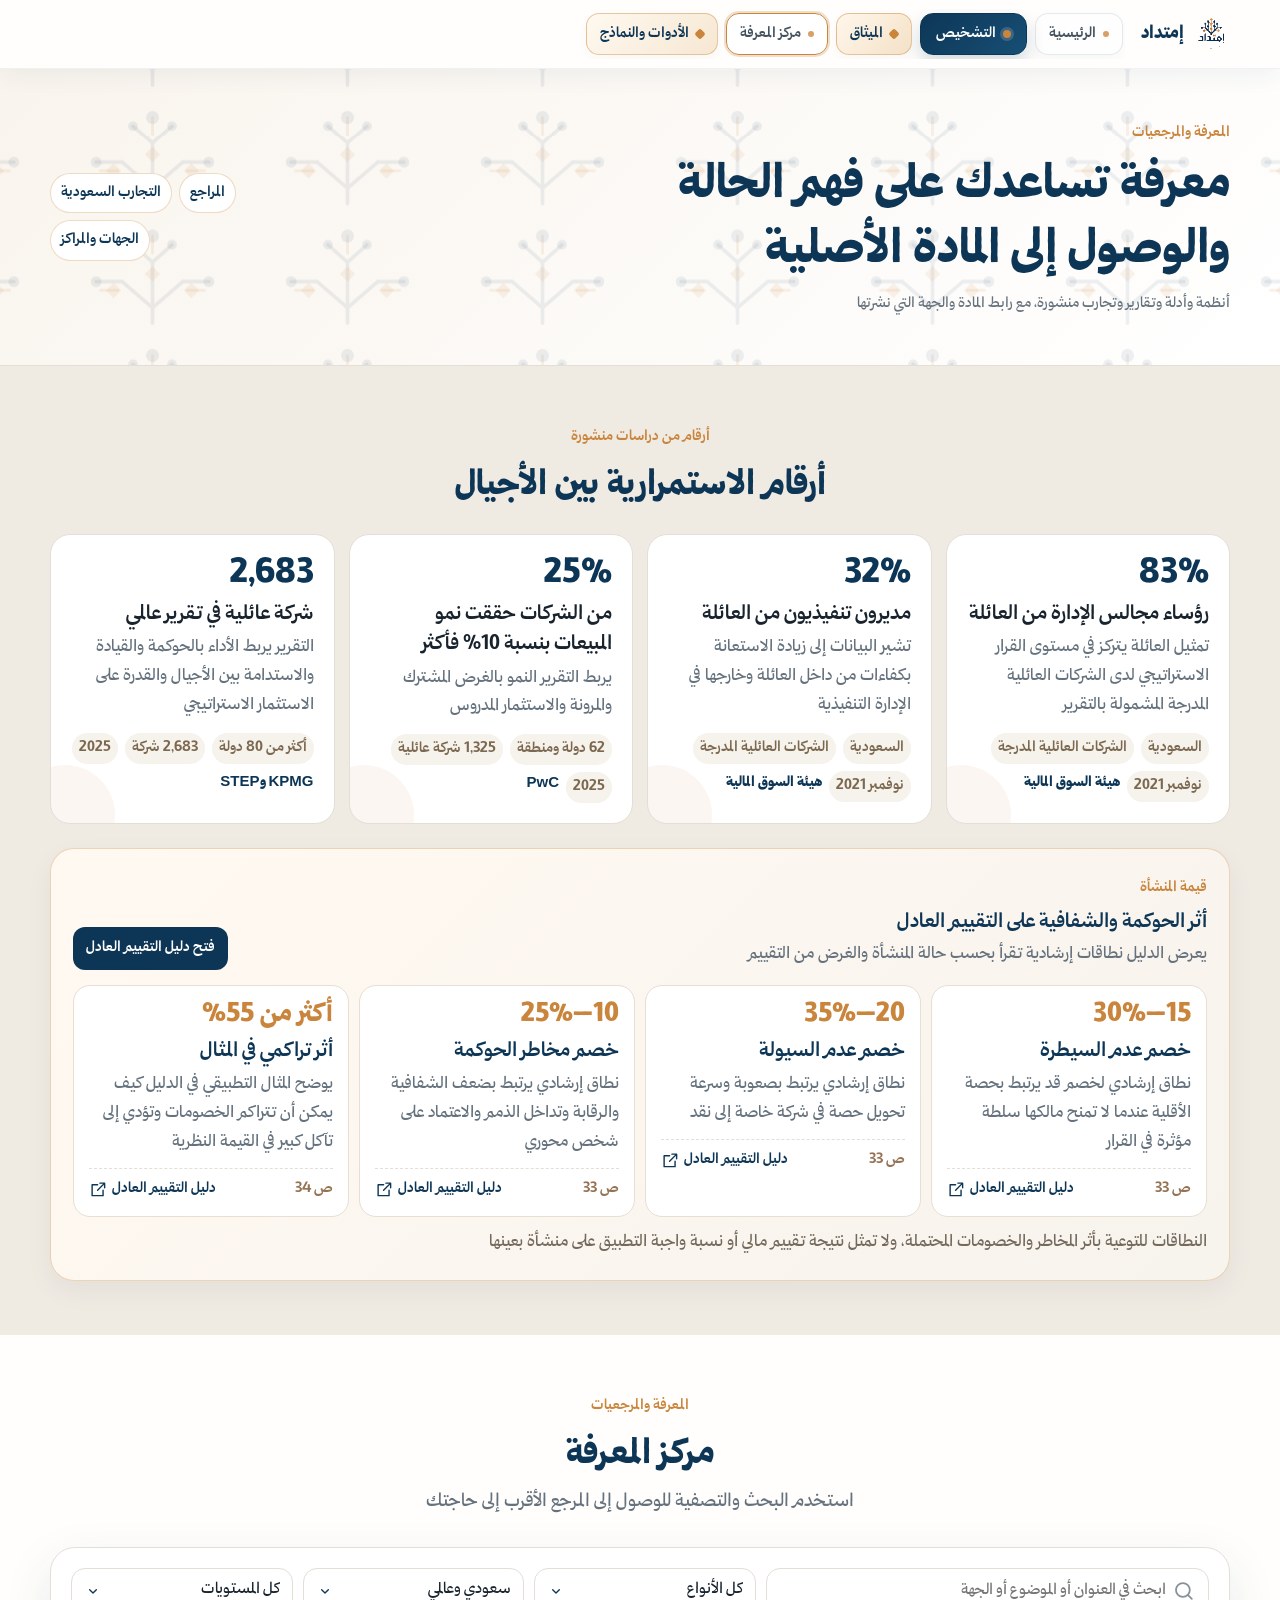
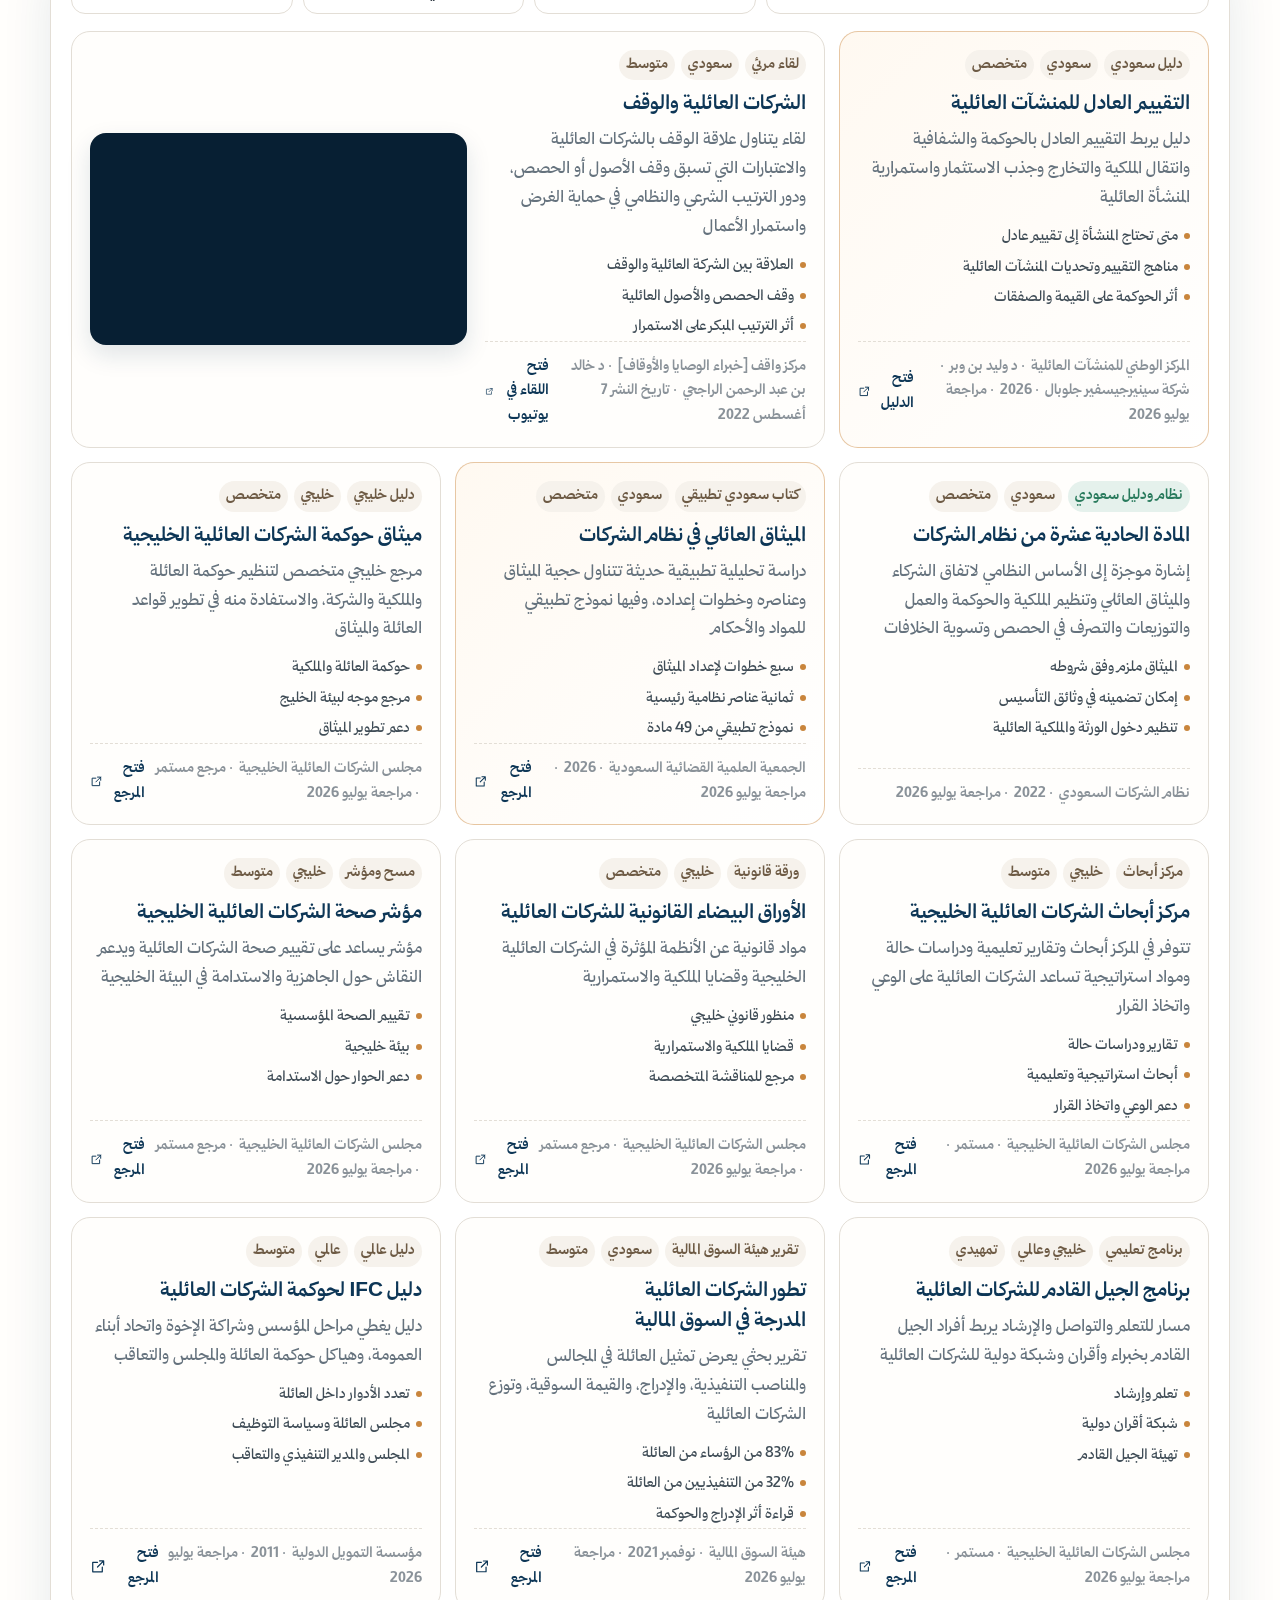
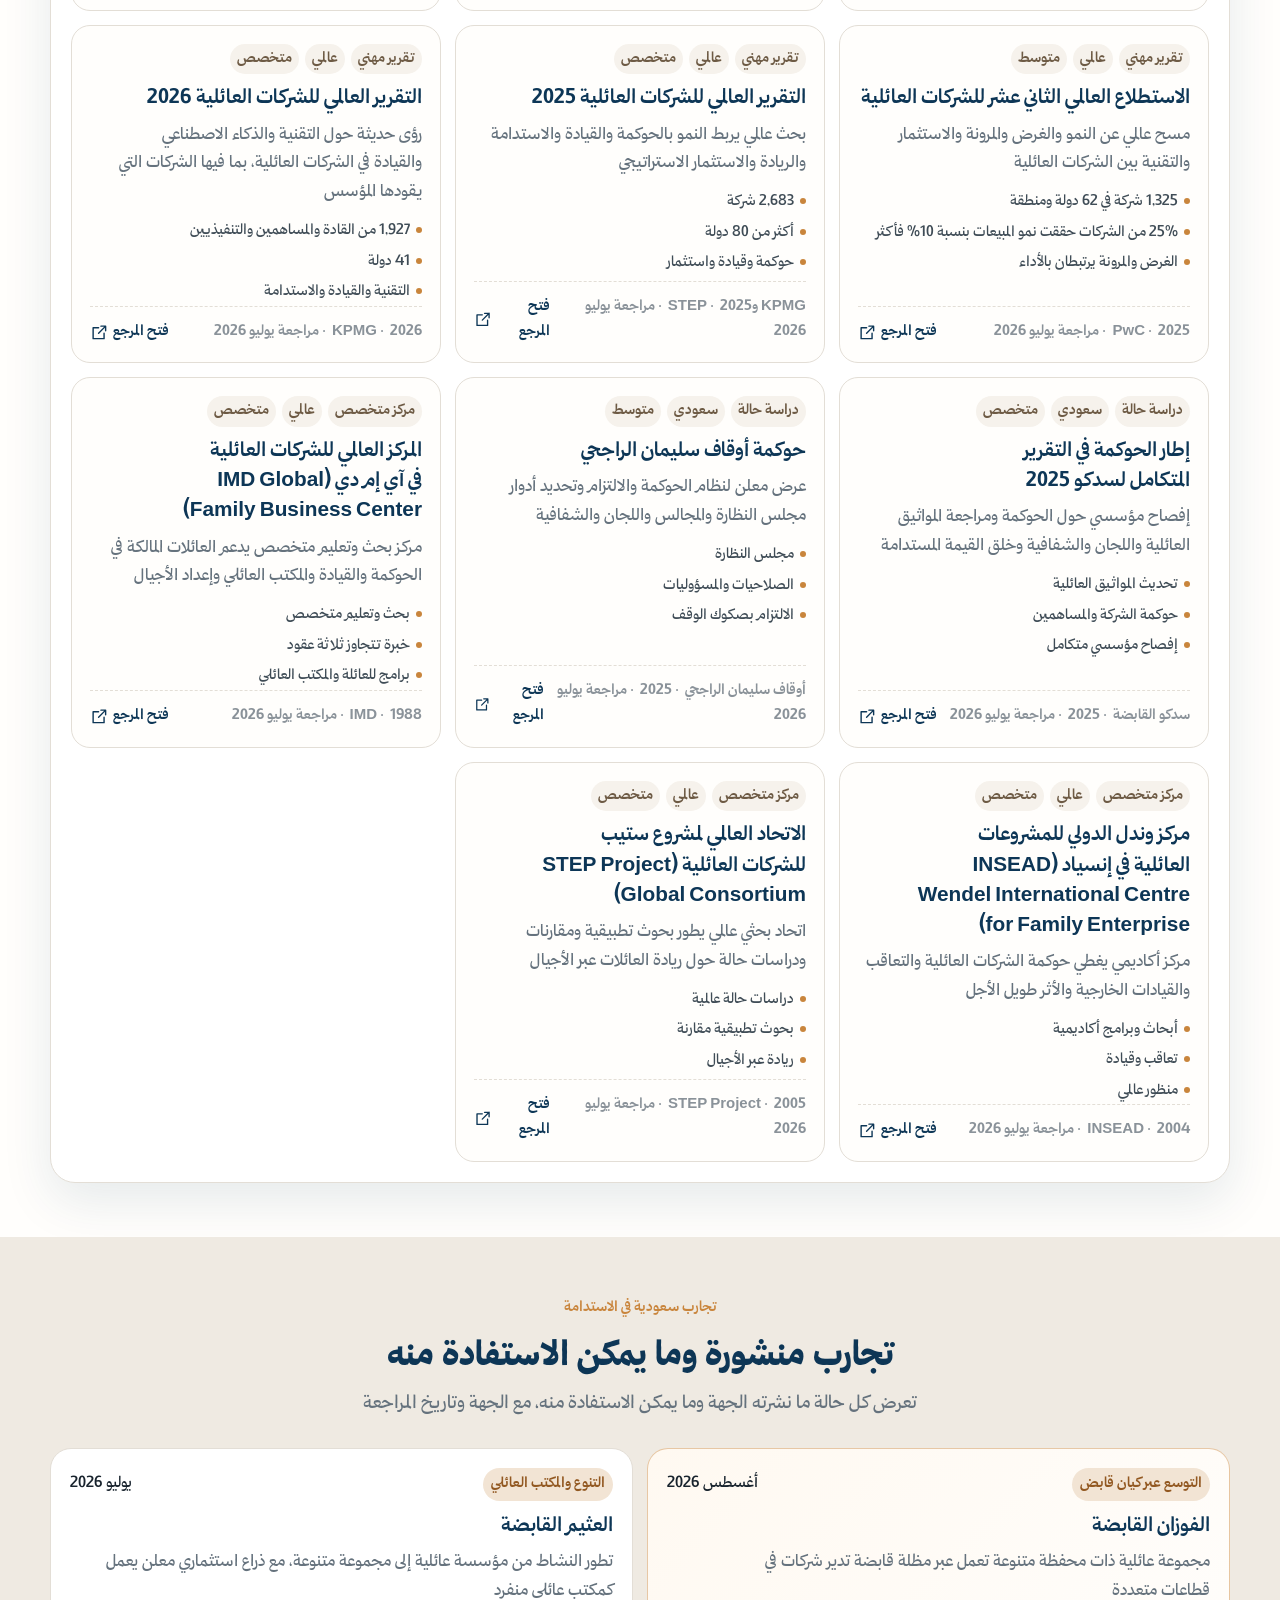
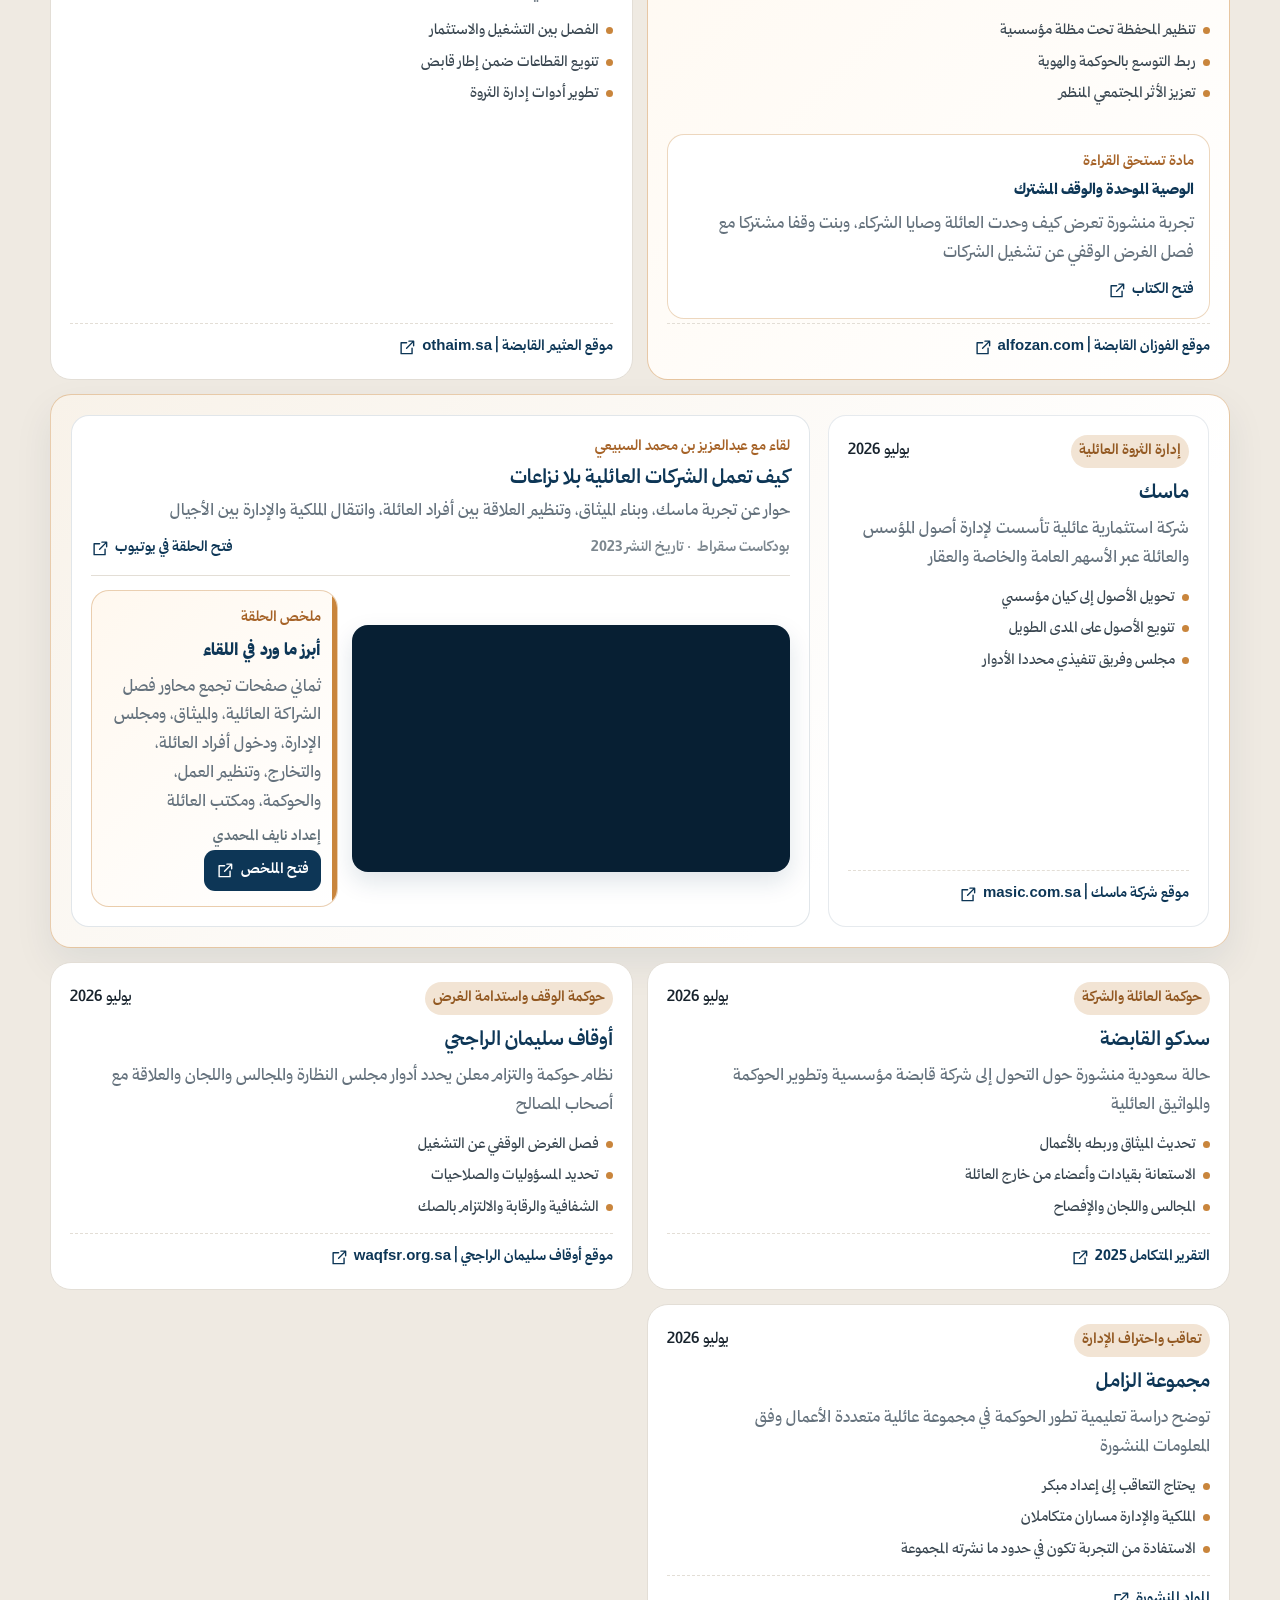
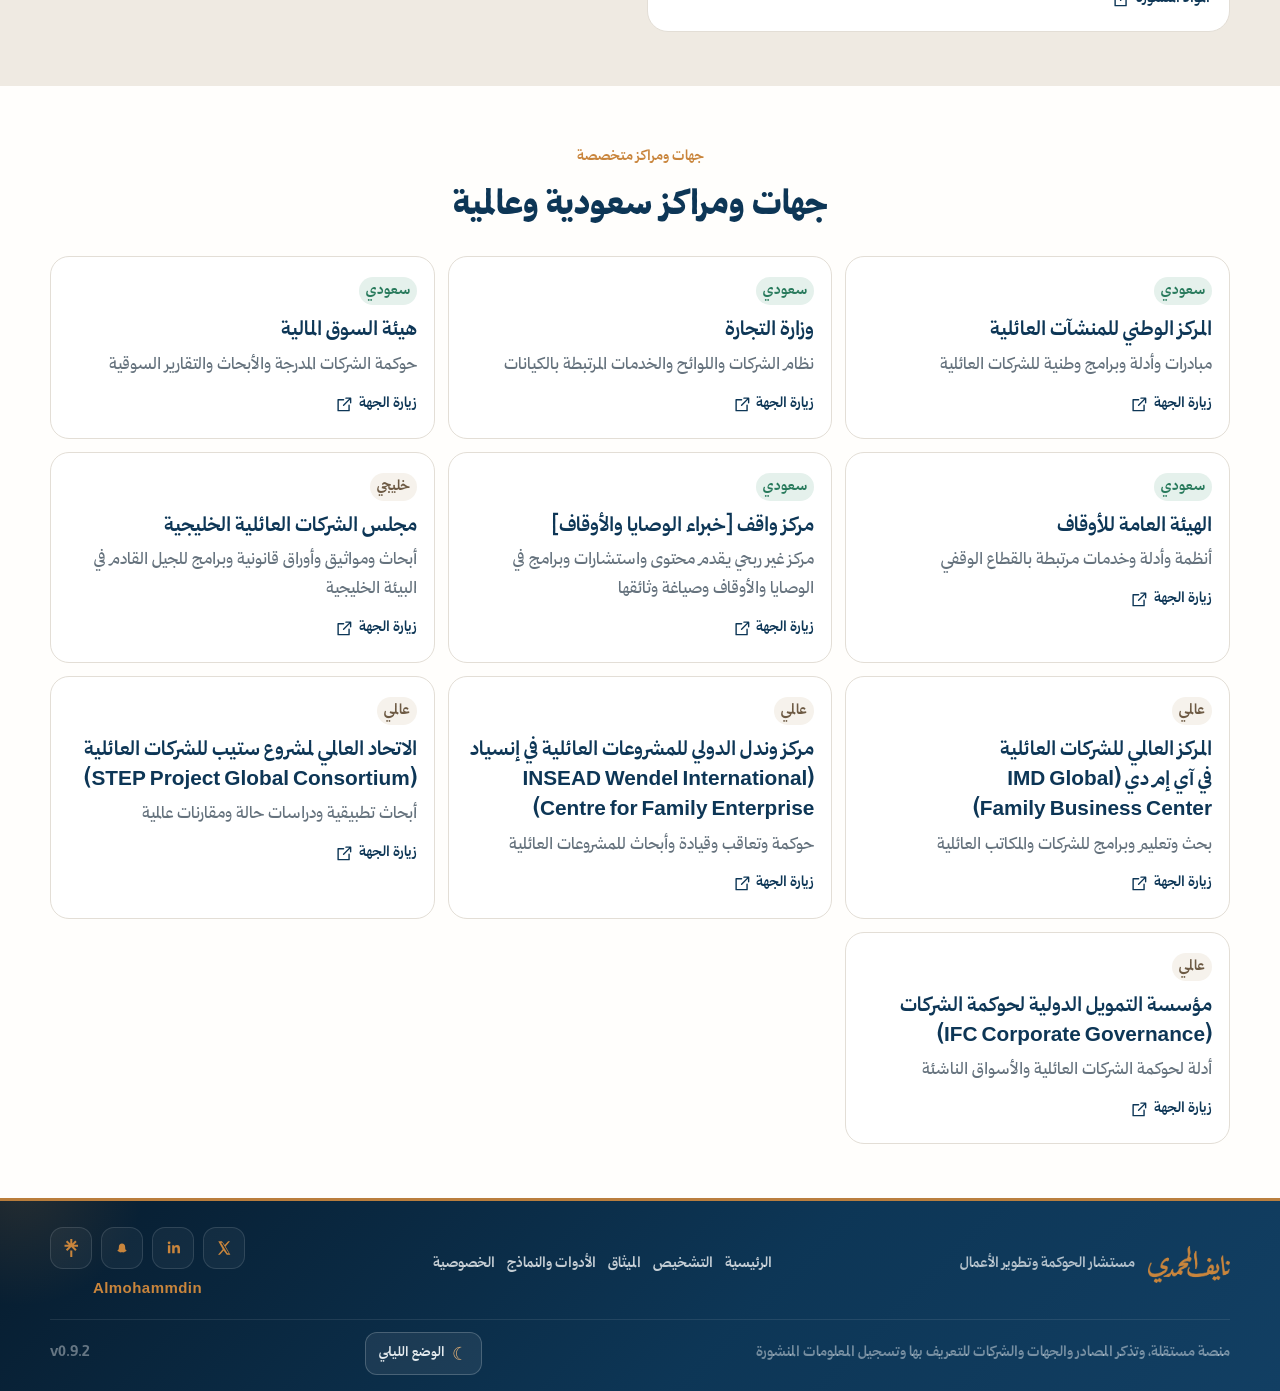
<file: knowledge.html>
<!doctype html>
<html lang="ar" dir="rtl">
<head>
<meta charset="utf-8">
<meta name="viewport" content="width=device-width,initial-scale=1,viewport-fit=cover">
<title>المعرفة والمرجعيات | إمتداد</title>
<meta name="theme-color" content="#0D3656">
<script>try{document.documentElement.dataset.theme=localStorage.getItem('emtidad_theme_v080')||'light'}catch(error){}</script>
<meta name="description" content="أنظمة وأدلة وتقارير وتجارب وجهات متخصصة مرتبطة باستدامة الشركات العائلية">
<meta property="og:title" content="المعرفة والمرجعيات | إمتداد">
<meta property="og:description" content="مراجع سعودية وخليجية وعالمية تساعد على فهم قضايا الشركات العائلية والوصول إلى المادة الأصلية">
<meta property="og:type" content="website">
<meta property="og:url" content="https://almohammdin.github.io/emtidad/knowledge.html">
<meta property="og:image" content="https://almohammdin.github.io/emtidad/assets/images/emtidad-social-preview.png?v=0.9.2">
<meta name="twitter:card" content="summary_large_image">
<link rel="canonical" href="https://almohammdin.github.io/emtidad/knowledge.html">
<link rel="preload" href="assets/fonts/TheYearofHandicrafts-Black.woff2" as="font" type="font/woff2" crossorigin>
<link rel="icon" type="image/png" href="assets/images/favicon.png?v=0.9.2">
<link rel="stylesheet" href="assets/css/style.css?v=0.9.2">
</head>
<body data-page="knowledge">
<a class="skip-link" href="#mainContent">انتقل إلى المحتوى</a>
<nav class="top-nav" aria-label="التنقل الرئيسي"><div class="container nav-inner"><a class="site-brand" href="index.html" aria-label="إمتداد - الرئيسية"><img src="assets/images/favicon.png" width="42" height="42" alt=""><span>إمتداد</span></a><button class="nav-menu-toggle" id="navMenuToggle" type="button" aria-expanded="false" aria-controls="siteNav"><span></span><span></span><span></span><b>القائمة</b></button><div class="nav-links" id="siteNav"><a data-nav="home" href="index.html">الرئيسية</a><a class="nav-diagnostic" data-nav="diagnostic" href="diagnostic.html">التشخيص</a><a class="nav-charter-service" data-nav="charter" href="charter.html">الميثاق</a><a data-nav="knowledge" href="knowledge.html">مركز المعرفة</a><a class="nav-featured" data-nav="resources" href="resources.html">الأدوات والنماذج</a></div></div></nav>

<main id="mainContent">
 <header class="page-hero"><div class="container page-hero-inner"><div><span class="eyebrow">المعرفة والمرجعيات</span><h1>معرفة تساعدك على فهم الحالة والوصول إلى المادة الأصلية</h1><p>أنظمة وأدلة وتقارير وتجارب منشورة، مع رابط المادة والجهة التي نشرتها</p></div><div class="page-hero-meta"><a href="#knowledge">المراجع</a><a href="#cases">التجارب السعودية</a><a href="#centers">الجهات والمراكز</a></div></div></header>

 <section class="section soft" id="indicators" aria-labelledby="indicatorsTitle"><div class="container"><div class="section-head compact-head"><span class="eyebrow">أرقام من دراسات منشورة</span><h2 id="indicatorsTitle">أرقام الاستمرارية بين الأجيال</h2></div><div class="stats-grid" id="statsGrid"></div><div class="valuation-insights"><div class="valuation-insights-head"><div><span class="eyebrow">قيمة المنشأة</span><h3>أثر الحوكمة والشفافية على التقييم العادل</h3><p>يعرض الدليل نطاقات إرشادية تقرأ بحسب حالة المنشأة والغرض من التقييم</p></div><a href="assets/documents/fair-valuation-family-businesses-2026.pdf" target="_blank" rel="noopener">فتح دليل التقييم العادل</a></div><div class="valuation-stats-grid" id="valuationStatsGrid"></div><p class="valuation-disclaimer">النطاقات للتوعية بأثر المخاطر والخصومات المحتملة، ولا تمثل نتيجة تقييم مالي أو نسبة واجبة التطبيق على منشأة بعينها</p></div></div></section>

 <section class="section white" id="knowledge" aria-labelledby="knowledgeTitle"><div class="container"><div class="section-head"><span class="eyebrow">المعرفة والمرجعيات</span><h2 id="knowledgeTitle">مركز المعرفة</h2><p>استخدم البحث والتصفية للوصول إلى المرجع الأقرب إلى حاجتك</p></div><div class="knowledge-shell"><div class="knowledge-controls"><div class="field"><label class="visually-hidden" for="knowledgeSearch">ابحث في مركز المعرفة</label><svg viewBox="0 0 24 24" aria-hidden="true"><circle cx="11" cy="11" r="7"/><path d="m20 20-4-4"/></svg><input id="knowledgeSearch" type="search" placeholder="ابحث في العنوان أو الموضوع أو الجهة"></div><div><label class="visually-hidden" for="knowledgeType">نوع المرجع</label><select id="knowledgeType" aria-label="نوع المرجع"><option value="">كل الأنواع</option></select></div><div><label class="visually-hidden" for="knowledgeRegion">نطاق المرجع</label><select id="knowledgeRegion" aria-label="نطاق المرجع"><option value="">سعودي وعالمي</option></select></div><div><label class="visually-hidden" for="knowledgeLevel">مستوى المرجع</label><select id="knowledgeLevel" aria-label="مستوى المرجع"><option value="">كل المستويات</option></select></div></div><div class="knowledge-grid" id="knowledgeGrid"></div></div></div></section>

 <section class="section soft" id="cases" aria-labelledby="casesTitle"><div class="container"><div class="section-head"><span class="eyebrow">تجارب سعودية في الاستدامة</span><h2 id="casesTitle">تجارب منشورة وما يمكن الاستفادة منه</h2><p>تعرض كل حالة ما نشرته الجهة وما يمكن الاستفادة منه، مع الجهة وتاريخ المراجعة</p></div><div class="case-grid" id="caseGrid"></div></div></section>

 <section class="section white" id="centers" aria-labelledby="centersTitle"><div class="container"><div class="section-head"><span class="eyebrow">جهات ومراكز متخصصة</span><h2 id="centersTitle">جهات ومراكز سعودية وعالمية</h2></div><div class="centers-grid" id="centersGrid"></div></div></section>
</main>

<footer class="footer-wrap"><div class="container footer-shell"><div class="footer-main"><div class="footer-brand"><span class="naif-mark" role="img" aria-label="شعار نايف المحمدي"></span><div class="footer-copy"><p>مستشار الحوكمة وتطوير الأعمال</p></div></div><div class="footer-nav"><a href="index.html">الرئيسية</a><a href="diagnostic.html">التشخيص</a><a href="charter.html">الميثاق</a><a href="resources.html">الأدوات والنماذج</a><a href="privacy.html">الخصوصية</a></div><a class="social-handle" href="https://linktr.ee/almohammdin" target="_blank" rel="noopener">Almohammdin</a></div><div class="footer-bottom"><span class="independent-note">منصة مستقلة، وتذكر المصادر والجهات والشركات للتعريف بها وتسجيل المعلومات المنشورة</span><span class="footer-update">آخر تحديث: أغسطس 2026</span><span class="footer-version">v0.9.2</span></div></div></footer>
<button class="back-to-top" id="backToTop" type="button" aria-label="العودة إلى أعلى الصفحة">↑</button>
<script src="assets/js/shell.js?v=0.9.2" defer></script>
<script src="assets/js/app.js?v=0.9.2" defer></script>
</body>
</html>
</file>
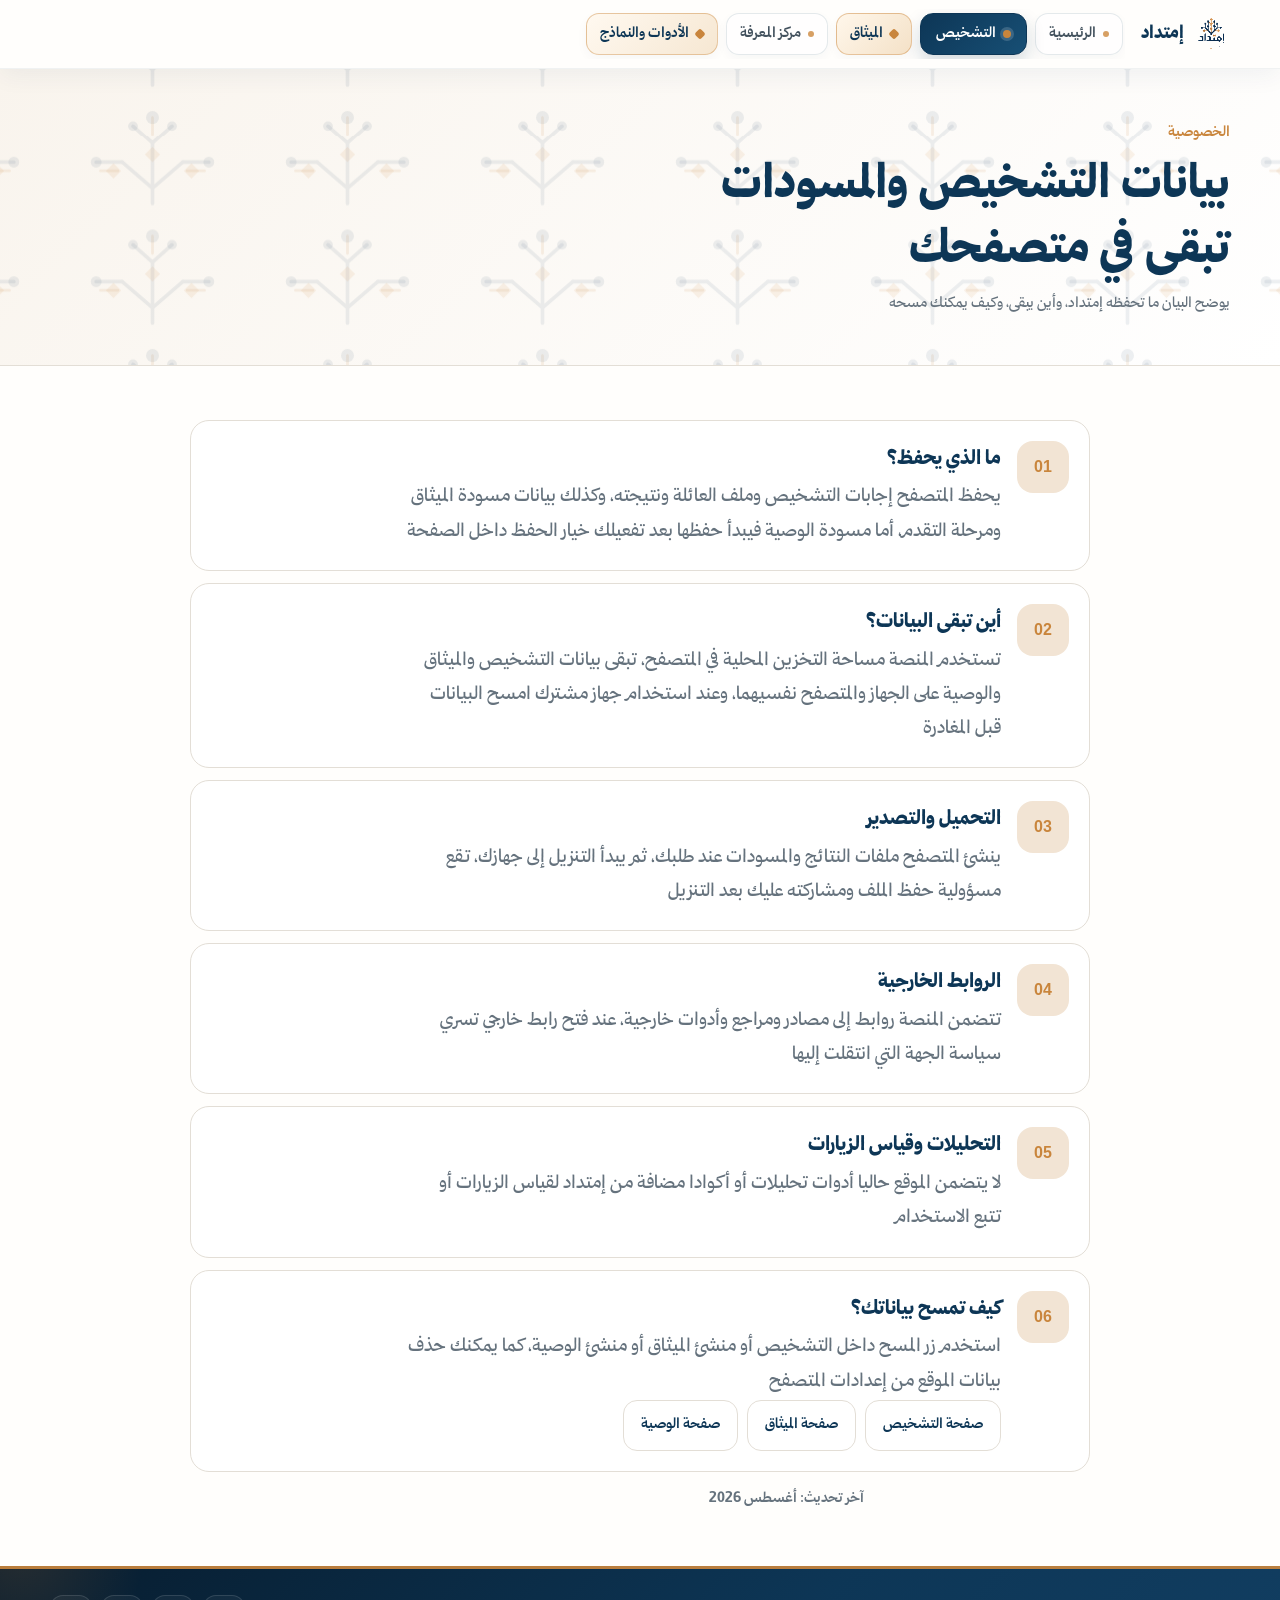
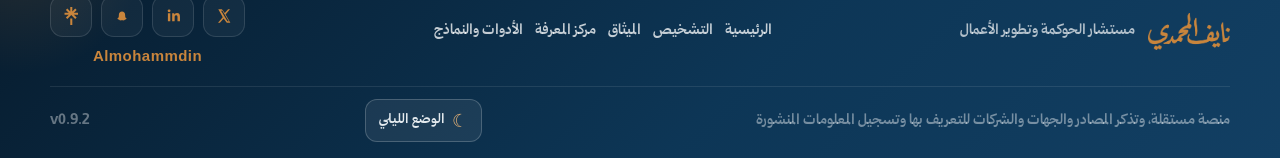
<file: privacy.html>
<!doctype html>
<html lang="ar" dir="rtl">
<head>
<meta charset="utf-8">
<meta name="viewport" content="width=device-width,initial-scale=1,viewport-fit=cover">
<title>الخصوصية | إمتداد</title>
<meta name="theme-color" content="#0D3656">
<script>try{document.documentElement.dataset.theme=localStorage.getItem('emtidad_theme_v080')||'light'}catch(error){}</script>
<meta name="description" content="بيان موجز لكيفية حفظ بيانات التشخيص ومسودتي الميثاق والوصية داخل متصفحك في إمتداد">
<link rel="canonical" href="https://almohammdin.github.io/emtidad/privacy.html">
<link rel="preload" href="assets/fonts/TheYearofHandicrafts-Black.woff2" as="font" type="font/woff2" crossorigin>
<link rel="icon" type="image/png" href="assets/images/favicon.png?v=0.9.2">
<link rel="stylesheet" href="assets/css/style.css?v=0.9.2">
</head>
<body data-page="privacy">
<a class="skip-link" href="#mainContent">انتقل إلى المحتوى</a>
<nav class="top-nav" aria-label="التنقل الرئيسي"><div class="container nav-inner"><a class="site-brand" href="index.html" aria-label="إمتداد - الرئيسية"><img src="assets/images/favicon.png" width="42" height="42" alt=""><span>إمتداد</span></a><button class="nav-menu-toggle" id="navMenuToggle" type="button" aria-expanded="false" aria-controls="siteNav"><span></span><span></span><span></span><b>القائمة</b></button><div class="nav-links" id="siteNav"><a data-nav="home" href="index.html">الرئيسية</a><a class="nav-diagnostic" data-nav="diagnostic" href="diagnostic.html">التشخيص</a><a class="nav-charter-service" data-nav="charter" href="charter.html">الميثاق</a><a data-nav="knowledge" href="knowledge.html">مركز المعرفة</a><a class="nav-featured" data-nav="resources" href="resources.html">الأدوات والنماذج</a></div></div></nav>

<main id="mainContent">
 <header class="page-hero"><div class="container page-hero-inner"><div><span class="eyebrow">الخصوصية</span><h1>بيانات التشخيص والمسودات تبقى في متصفحك</h1><p>يوضح البيان ما تحفظه إمتداد، وأين يبقى، وكيف يمكنك مسحه</p></div></div></header>
 <section class="section white"><div class="container privacy-content">
  <article><span>01</span><div><h2>ما الذي يحفظ؟</h2><p>يحفظ المتصفح إجابات التشخيص وملف العائلة ونتيجته، وكذلك بيانات مسودة الميثاق ومرحلة التقدم، أما مسودة الوصية فيبدأ حفظها بعد تفعيلك خيار الحفظ داخل الصفحة</p></div></article>
  <article><span>02</span><div><h2>أين تبقى البيانات؟</h2><p>تستخدم المنصة مساحة التخزين المحلية في المتصفح، تبقى بيانات التشخيص والميثاق والوصية على الجهاز والمتصفح نفسيهما، وعند استخدام جهاز مشترك امسح البيانات قبل المغادرة</p></div></article>
  <article><span>03</span><div><h2>التحميل والتصدير</h2><p>ينشئ المتصفح ملفات النتائج والمسودات عند طلبك، ثم يبدأ التنزيل إلى جهازك، تقع مسؤولية حفظ الملف ومشاركته عليك بعد التنزيل</p></div></article>
  <article><span>04</span><div><h2>الروابط الخارجية</h2><p>تتضمن المنصة روابط إلى مصادر ومراجع وأدوات خارجية، عند فتح رابط خارجي تسري سياسة الجهة التي انتقلت إليها</p></div></article>
  <article><span>05</span><div><h2>التحليلات وقياس الزيارات</h2><p>لا يتضمن الموقع حاليا أدوات تحليلات أو أكوادا مضافة من إمتداد لقياس الزيارات أو تتبع الاستخدام</p></div></article>
  <article><span>06</span><div><h2>كيف تمسح بياناتك؟</h2><p>استخدم زر المسح داخل التشخيص أو منشئ الميثاق أو منشئ الوصية، كما يمكنك حذف بيانات الموقع من إعدادات المتصفح</p><div class="page-actions"><a class="btn ghost" href="diagnostic.html">صفحة التشخيص</a><a class="btn ghost" href="charter.html#charter-builder">صفحة الميثاق</a><a class="btn ghost" href="will.html?v=0.9.2">صفحة الوصية</a></div></div></article>
  <p class="privacy-updated">آخر تحديث: أغسطس 2026</p>
 </div></section>
</main>

<footer class="footer-wrap"><div class="container footer-shell"><div class="footer-main"><div class="footer-brand"><span class="naif-mark" role="img" aria-label="شعار نايف المحمدي"></span><div class="footer-copy"><p>مستشار الحوكمة وتطوير الأعمال</p></div></div><div class="footer-nav"><a href="index.html">الرئيسية</a><a href="diagnostic.html">التشخيص</a><a href="charter.html">الميثاق</a><a href="knowledge.html">مركز المعرفة</a><a href="resources.html">الأدوات والنماذج</a></div><a class="social-handle" href="https://linktr.ee/almohammdin" target="_blank" rel="noopener">Almohammdin</a></div><div class="footer-bottom"><span class="independent-note">منصة مستقلة، وتذكر المصادر والجهات والشركات للتعريف بها وتسجيل المعلومات المنشورة</span><span class="footer-update">آخر تحديث: أغسطس 2026</span><span class="footer-version">v0.9.2</span></div></div></footer>
<button class="back-to-top" id="backToTop" type="button" aria-label="العودة إلى أعلى الصفحة">↑</button>
<script src="assets/js/shell.js?v=0.9.2" defer></script>
</body>
</html>
</file>
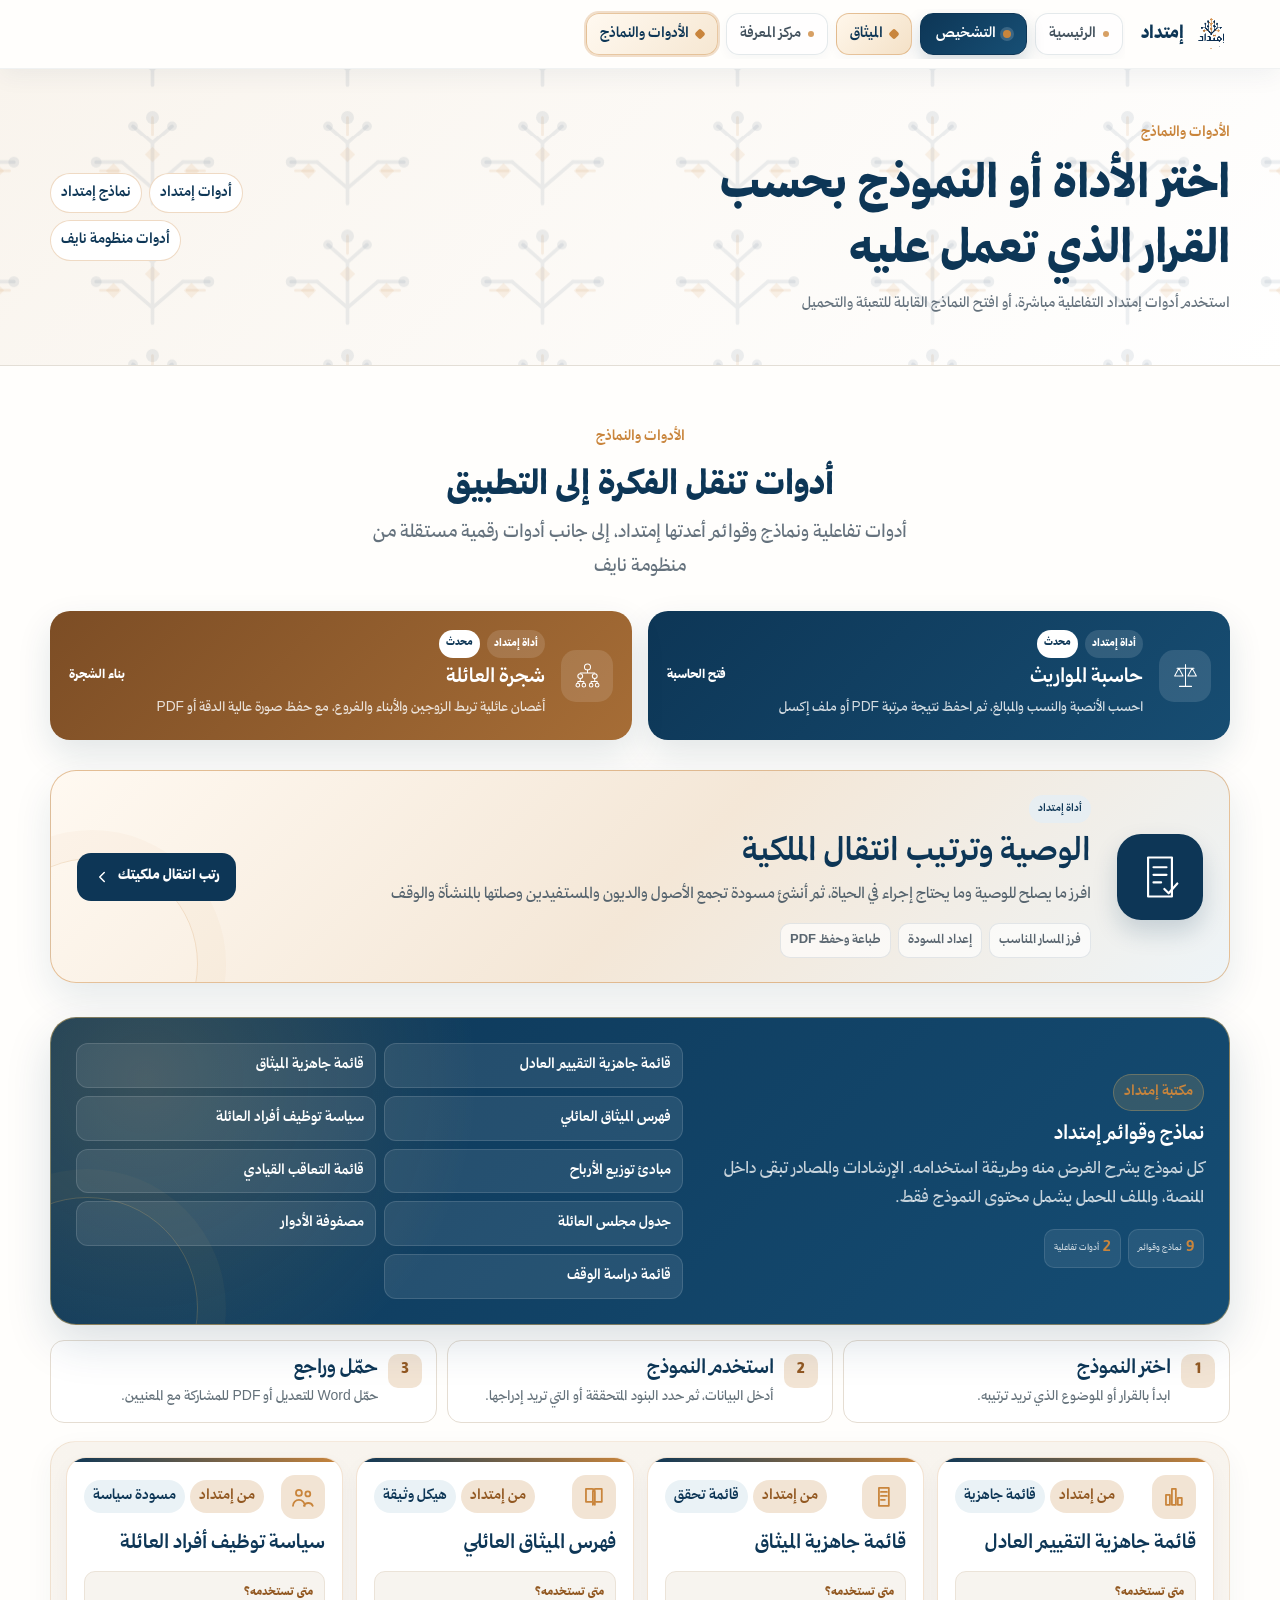
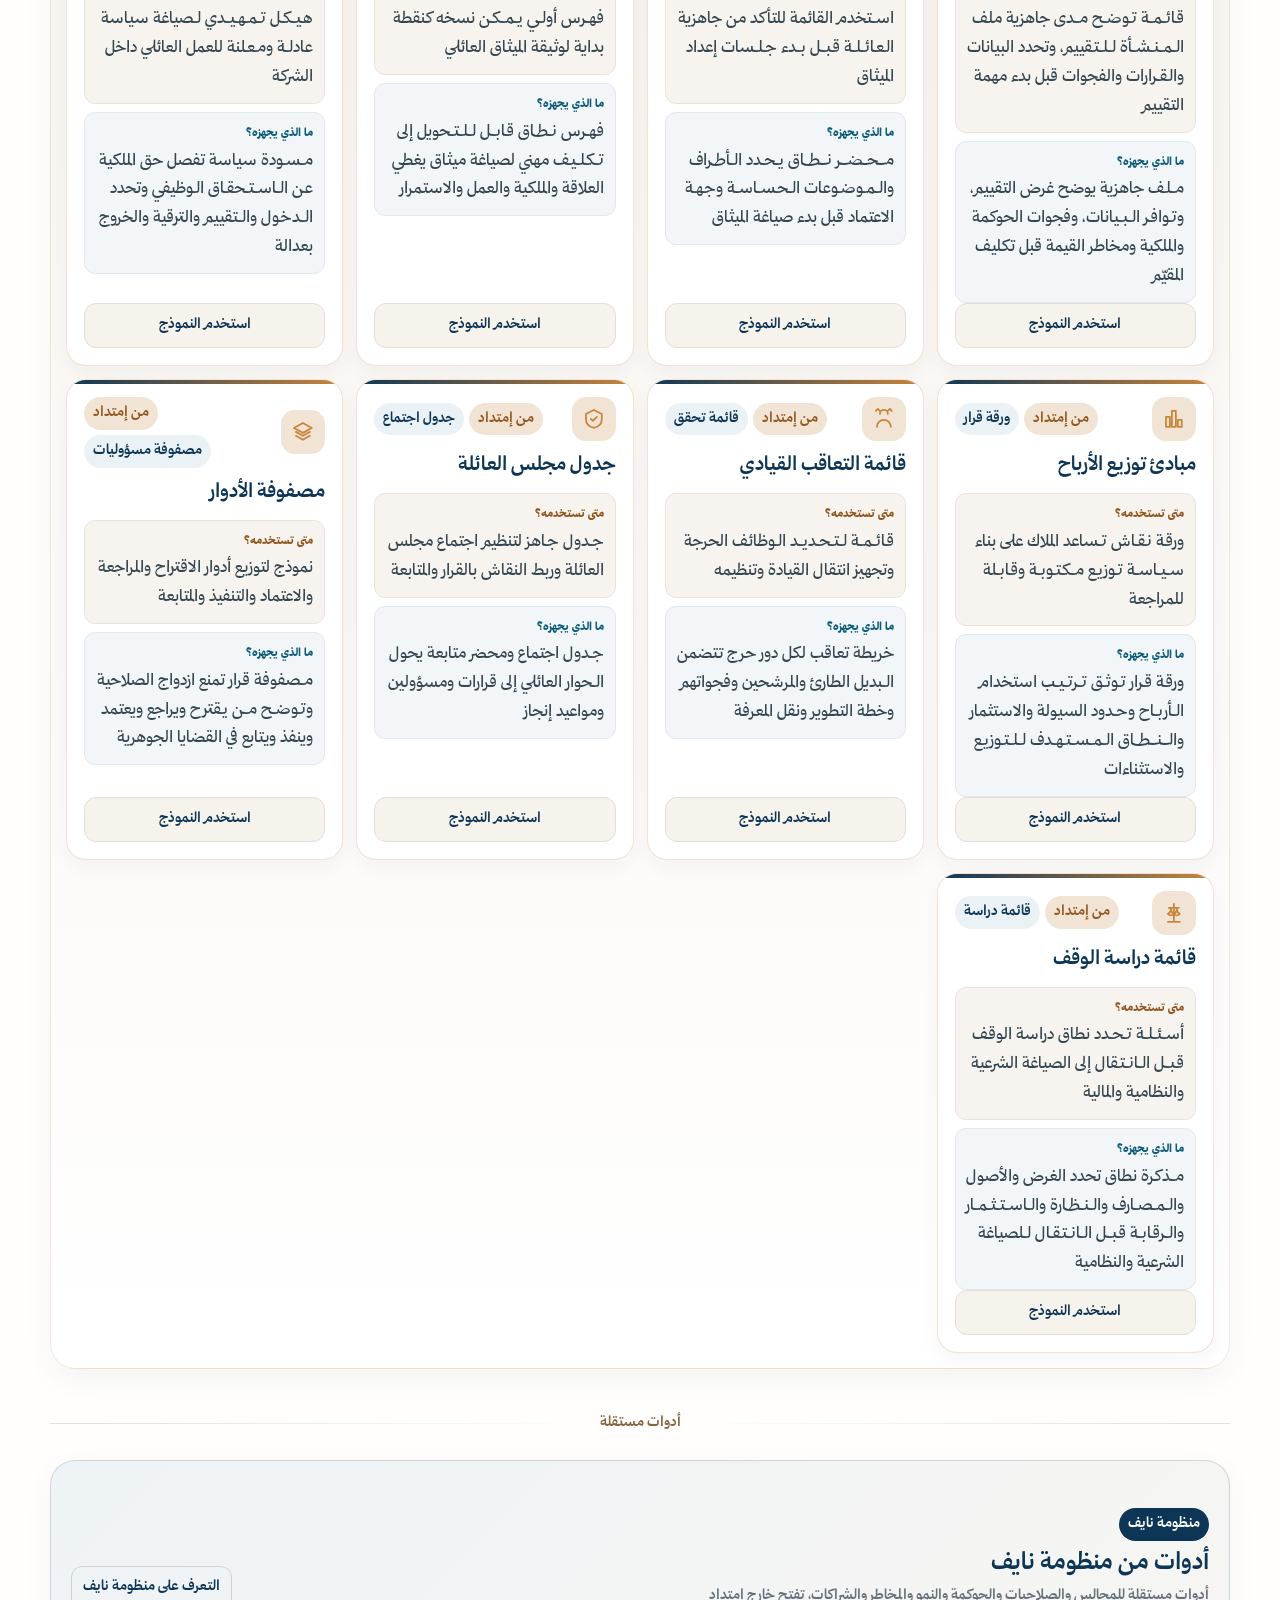
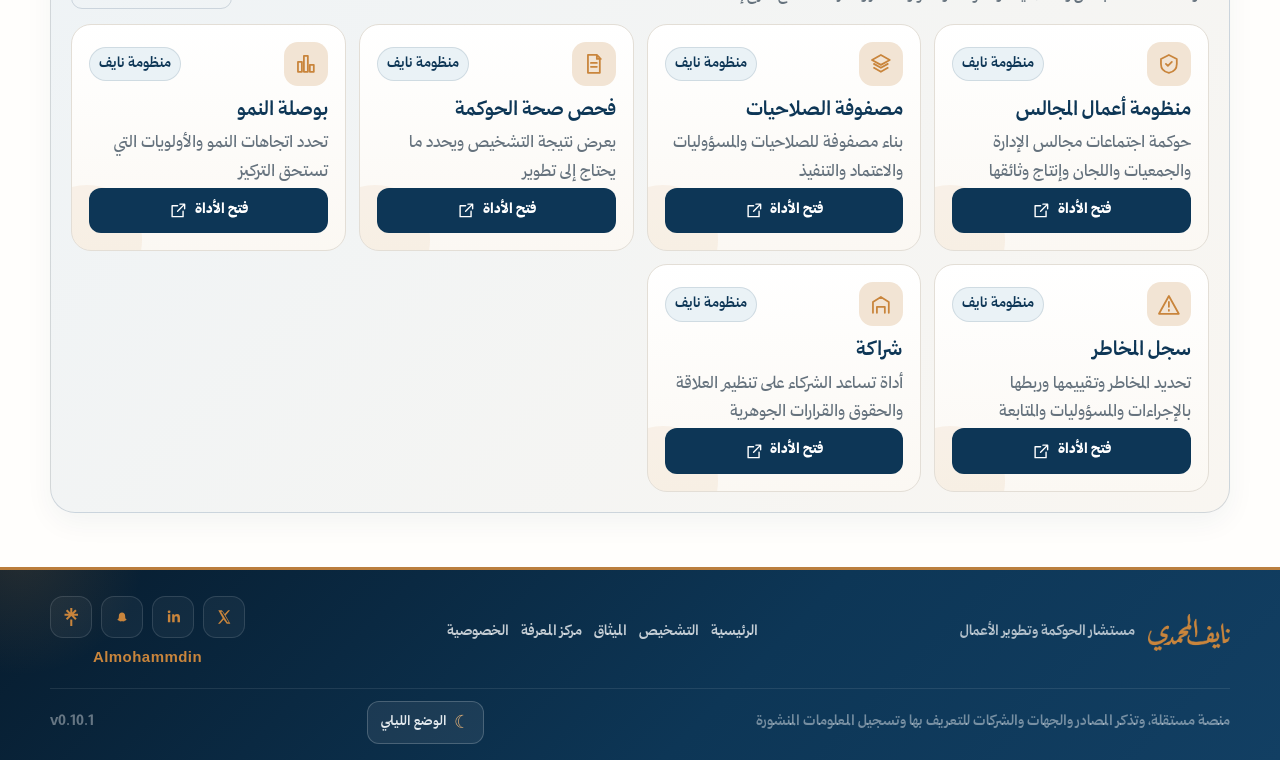
<file: resources.html>
<!doctype html>
<html lang="ar" dir="rtl">
<head>
<meta charset="utf-8">
<meta name="viewport" content="width=device-width,initial-scale=1,viewport-fit=cover">
<title>الأدوات والنماذج | إمتداد</title>
<meta name="theme-color" content="#0D3656">
<script>try{document.documentElement.dataset.theme=localStorage.getItem('emtidad_theme_v080')||'light'}catch(error){}</script>
<meta name="description" content="أدوات تفاعلية ونماذج وقوائم من إمتداد للاستخدام والتحميل، وأدوات مستقلة من منظومة نايف">
<meta property="og:title" content="الأدوات والنماذج | إمتداد"><meta property="og:type" content="website"><meta property="og:url" content="https://almohammdin.github.io/emtidad/resources.html">
<link rel="canonical" href="https://almohammdin.github.io/emtidad/resources.html">
<link rel="icon" type="image/png" href="assets/images/favicon.png?v=0.10.1">
<link rel="stylesheet" href="assets/css/style.css?v=0.10.1">
<link rel="stylesheet" href="assets/css/resources-enhancements.css?v=0.9.3">
<style>.emtidad-live-tools{display:grid;grid-template-columns:repeat(2,minmax(0,1fr));gap:16px;margin:0 0 18px}.emtidad-live-tool{display:flex;align-items:center;gap:16px;text-decoration:none;background:linear-gradient(135deg,#0d3656,#174d72);border-radius:20px;padding:19px;color:#fff;box-shadow:0 14px 34px rgba(13,54,86,.12);transition:.2s transform,.2s box-shadow}.emtidad-live-tool:hover{transform:translateY(-2px)}.emtidad-live-tool:nth-child(2){background:linear-gradient(135deg,#7c4d25,#a66d36)}.emtidad-live-icon{width:52px;height:52px;flex:0 0 52px;border-radius:15px;background:rgba(255,255,255,.12);display:grid;place-items:center}.emtidad-live-icon svg{width:29px;height:29px;fill:none;stroke:currentColor;stroke-width:1.7}.emtidad-live-copy{min-width:0;flex:1}.emtidad-live-badges{display:flex;gap:7px;align-items:center;margin-bottom:5px}.emtidad-live-badges span{font-size:.7rem;font-weight:850;background:rgba(255,255,255,.13);padding:4px 7px;border-radius:999px}.emtidad-live-badges b{font-size:.68rem;background:#fff;color:#0d3656;padding:4px 7px;border-radius:999px}.emtidad-live-tool h3{margin:0 0 5px;color:#fff;font-size:1.1rem}.emtidad-live-tool p{margin:0;color:rgba(255,255,255,.82);font-size:.86rem;line-height:1.65}.emtidad-live-action{font-weight:900;white-space:nowrap;font-size:.82rem}@media(max-width:760px){.emtidad-live-tools{grid-template-columns:1fr}.emtidad-live-action{display:none}}</style>
</head>
<body data-page="resources">
<a class="skip-link" href="#mainContent">انتقل إلى المحتوى</a>
<nav class="top-nav" aria-label="التنقل الرئيسي"><div class="container nav-inner"><a class="site-brand" href="index.html" aria-label="إمتداد - الرئيسية"><img src="assets/images/favicon.png" width="42" height="42" alt=""><span>إمتداد</span></a><button class="nav-menu-toggle" id="navMenuToggle" type="button" aria-expanded="false" aria-controls="siteNav"><span></span><span></span><span></span><b>القائمة</b></button><div class="nav-links" id="siteNav"><a data-nav="home" href="index.html">الرئيسية</a><a class="nav-diagnostic" data-nav="diagnostic" href="diagnostic.html">التشخيص</a><a class="nav-charter-service" data-nav="charter" href="charter.html">الميثاق</a><a data-nav="knowledge" href="knowledge.html">مركز المعرفة</a><a class="nav-featured" data-nav="resources" href="resources.html">الأدوات والنماذج</a></div></div></nav>
<main id="mainContent">
<header class="page-hero"><div class="container page-hero-inner"><div><span class="eyebrow">الأدوات والنماذج</span><h1>اختر الأداة أو النموذج بحسب القرار الذي تعمل عليه</h1><p>استخدم أدوات إمتداد التفاعلية مباشرة، أو افتح النماذج القابلة للتعبئة والتحميل</p></div><div class="page-hero-meta"><a href="#emtidad-tools">أدوات إمتداد</a><a href="#emtidad-templates">نماذج إمتداد</a><a href="#naif-tools">أدوات منظومة نايف</a></div></div></header>
<section class="section white" id="tools" aria-labelledby="resourcesTitle"><div class="container"><div class="section-head"><span class="eyebrow">الأدوات والنماذج</span><h2 id="resourcesTitle">أدوات تنقل الفكرة إلى التطبيق</h2><p>أدوات تفاعلية ونماذج وقوائم أعدتها إمتداد، إلى جانب أدوات رقمية مستقلة من منظومة نايف</p></div>
<div class="emtidad-live-tools" id="emtidad-tools" aria-label="أدوات إمتداد التفاعلية"><a class="emtidad-live-tool" href="inheritance.html?v=0.10.1"><span class="emtidad-live-icon"><svg viewBox="0 0 48 48" aria-hidden="true"><path d="M24 6v36M10 12h28M13 12 6 25h14L13 12Zm22 0-7 13h14L35 12ZM14 42h20"/></svg></span><div class="emtidad-live-copy"><div class="emtidad-live-badges"><span>أداة إمتداد</span><b>محدث</b></div><h3>حاسبة المواريث</h3><p>احسب الأنصبة والنسب والمبالغ، ثم احفظ نتيجة مرتبة PDF أو ملف إكسل</p></div><strong class="emtidad-live-action">فتح الحاسبة</strong></a><a class="emtidad-live-tool" href="family-tree.html?v=0.10.1"><span class="emtidad-live-icon"><svg viewBox="0 0 48 48" aria-hidden="true"><circle cx="24" cy="10" r="5"/><circle cx="12" cy="25" r="4"/><circle cx="36" cy="25" r="4"/><circle cx="8" cy="40" r="3"/><circle cx="18" cy="40" r="3"/><circle cx="30" cy="40" r="3"/><circle cx="40" cy="40" r="3"/><path d="M24 15v5M12 29v5M36 29v5M12 20h24M12 34H8v3M12 34h6v3M36 34h-6v3M36 34h4v3"/></svg></span><div class="emtidad-live-copy"><div class="emtidad-live-badges"><span>أداة إمتداد</span><b>محدث</b></div><h3>شجرة العائلة</h3><p>أغصان عائلية تربط الزوجين والأبناء والفروع، مع حفظ صورة عالية الدقة أو PDF</p></div><strong class="emtidad-live-action">بناء الشجرة</strong></a></div>
<a class="will-feature-card" href="will.html?v=0.9.2"><span class="will-feature-icon"><svg viewBox="0 0 48 48" aria-hidden="true"><path d="M13 6h22v36H13zM18 15h12M18 22h12M18 29h7"/><path d="m28 35 4 4 8-9"/></svg></span><div class="will-feature-copy"><div class="will-feature-badges"><span>أداة إمتداد</span></div><h3>الوصية وترتيب انتقال الملكية</h3><p>افرز ما يصلح للوصية وما يحتاج إجراء في الحياة، ثم أنشئ مسودة تجمع الأصول والديون والمستفيدين وصلتها بالمنشأة والوقف</p><div class="will-feature-points"><span>فرز المسار المناسب</span><span>إعداد المسودة</span><span>طباعة وحفظ PDF</span></div></div><strong class="will-feature-action">رتب انتقال ملكيتك <svg viewBox="0 0 24 24" aria-hidden="true"><path d="m15 18-6-6 6-6"/></svg></strong></a>
<div class="templates-showcase" id="emtidad-templates"><div class="templates-showcase-copy"><span class="templates-showcase-kicker">مكتبة إمتداد</span><h3>نماذج وقوائم إمتداد</h3><p>كل نموذج يشرح الغرض منه وطريقة استخدامه. الإرشادات والمصادر تبقى داخل المنصة، والملف المحمل يشمل محتوى النموذج فقط.</p><div class="templates-showcase-stats"><span><strong>9</strong> نماذج وقوائم</span><span><strong>2</strong> أدوات تفاعلية</span></div></div><ul class="templates-showcase-titles" aria-label="عناوين نماذج إمتداد"><li>قائمة جاهزية التقييم العادل</li><li>قائمة جاهزية الميثاق</li><li>فهرس الميثاق العائلي</li><li>سياسة توظيف أفراد العائلة</li><li>مبادئ توزيع الأرباح</li><li>قائمة التعاقب القيادي</li><li>جدول مجلس العائلة</li><li>مصفوفة الأدوار</li><li>قائمة دراسة الوقف</li></ul></div><div class="templates-how" aria-label="طريقة استخدام نماذج إمتداد"><article><b>1</b><div><h4>اختر النموذج</h4><p>ابدأ بالقرار أو الموضوع الذي تريد ترتيبه.</p></div></article><article><b>2</b><div><h4>استخدم النموذج</h4><p>أدخل البيانات، ثم حدد البنود المتحققة أو التي تريد إدراجها.</p></div></article><article><b>3</b><div><h4>حمّل وراجع</h4><p>حمّل Word للتعديل أو PDF للمشاركة مع المعنيين.</p></div></article></div><div class="templates-grid-shell"><div class="tools-grid" id="toolsGrid"></div></div>
<div class="resource-divider" id="naif-tools"><span>أدوات مستقلة</span></div><div class="naif-tools-section"><div class="tools-subhead"><div><span class="tools-group-badge">منظومة نايف</span><h3>أدوات من منظومة نايف</h3><p>أدوات مستقلة للمجالس والصلاحيات والحوكمة والنمو والمخاطر والشراكات، تفتح خارج إمتداد</p></div><a class="naif-external-link" href="https://linktr.ee/almohammdin" target="_blank" rel="noopener">التعرف على منظومة نايف</a></div><div class="tools-grid" id="naifToolsGrid"></div></div></div></section>
</main>
<footer class="footer-wrap"><div class="container footer-shell"><div class="footer-main"><div class="footer-brand"><span class="naif-mark" role="img" aria-label="شعار نايف المحمدي"></span><div class="footer-copy"><p>مستشار الحوكمة وتطوير الأعمال</p></div></div><div class="footer-nav"><a href="index.html">الرئيسية</a><a href="diagnostic.html">التشخيص</a><a href="charter.html">الميثاق</a><a href="knowledge.html">مركز المعرفة</a><a href="privacy.html">الخصوصية</a></div><a class="social-handle" href="https://linktr.ee/almohammdin" target="_blank" rel="noopener">Almohammdin</a></div><div class="footer-bottom"><span class="independent-note">منصة مستقلة، وتذكر المصادر والجهات والشركات للتعريف بها وتسجيل المعلومات المنشورة</span><span class="footer-version">v0.10.1</span></div></div></footer>
<div class="modal" id="modal" hidden role="dialog" aria-modal="true" aria-labelledby="modalTitle"><div class="modal-card"><div class="modal-head"><h3 id="modalTitle"></h3><button class="modal-close" id="modalClose" type="button" aria-label="إغلاق">×</button></div><div class="modal-body" id="modalBody"></div></div></div><div class="toast" id="toast" hidden></div><button class="back-to-top" id="backToTop" type="button" aria-label="العودة إلى أعلى الصفحة">↑</button>
<script src="assets/js/shell.js?v=0.10.1" defer></script><script src="assets/js/app.js?v=0.9.2" defer></script><script src="assets/js/resources-enhancements.js?v=0.9.2" defer></script><script src="assets/js/resources-wording.js?v=0.9.3" defer></script>
</body></html>
</file>
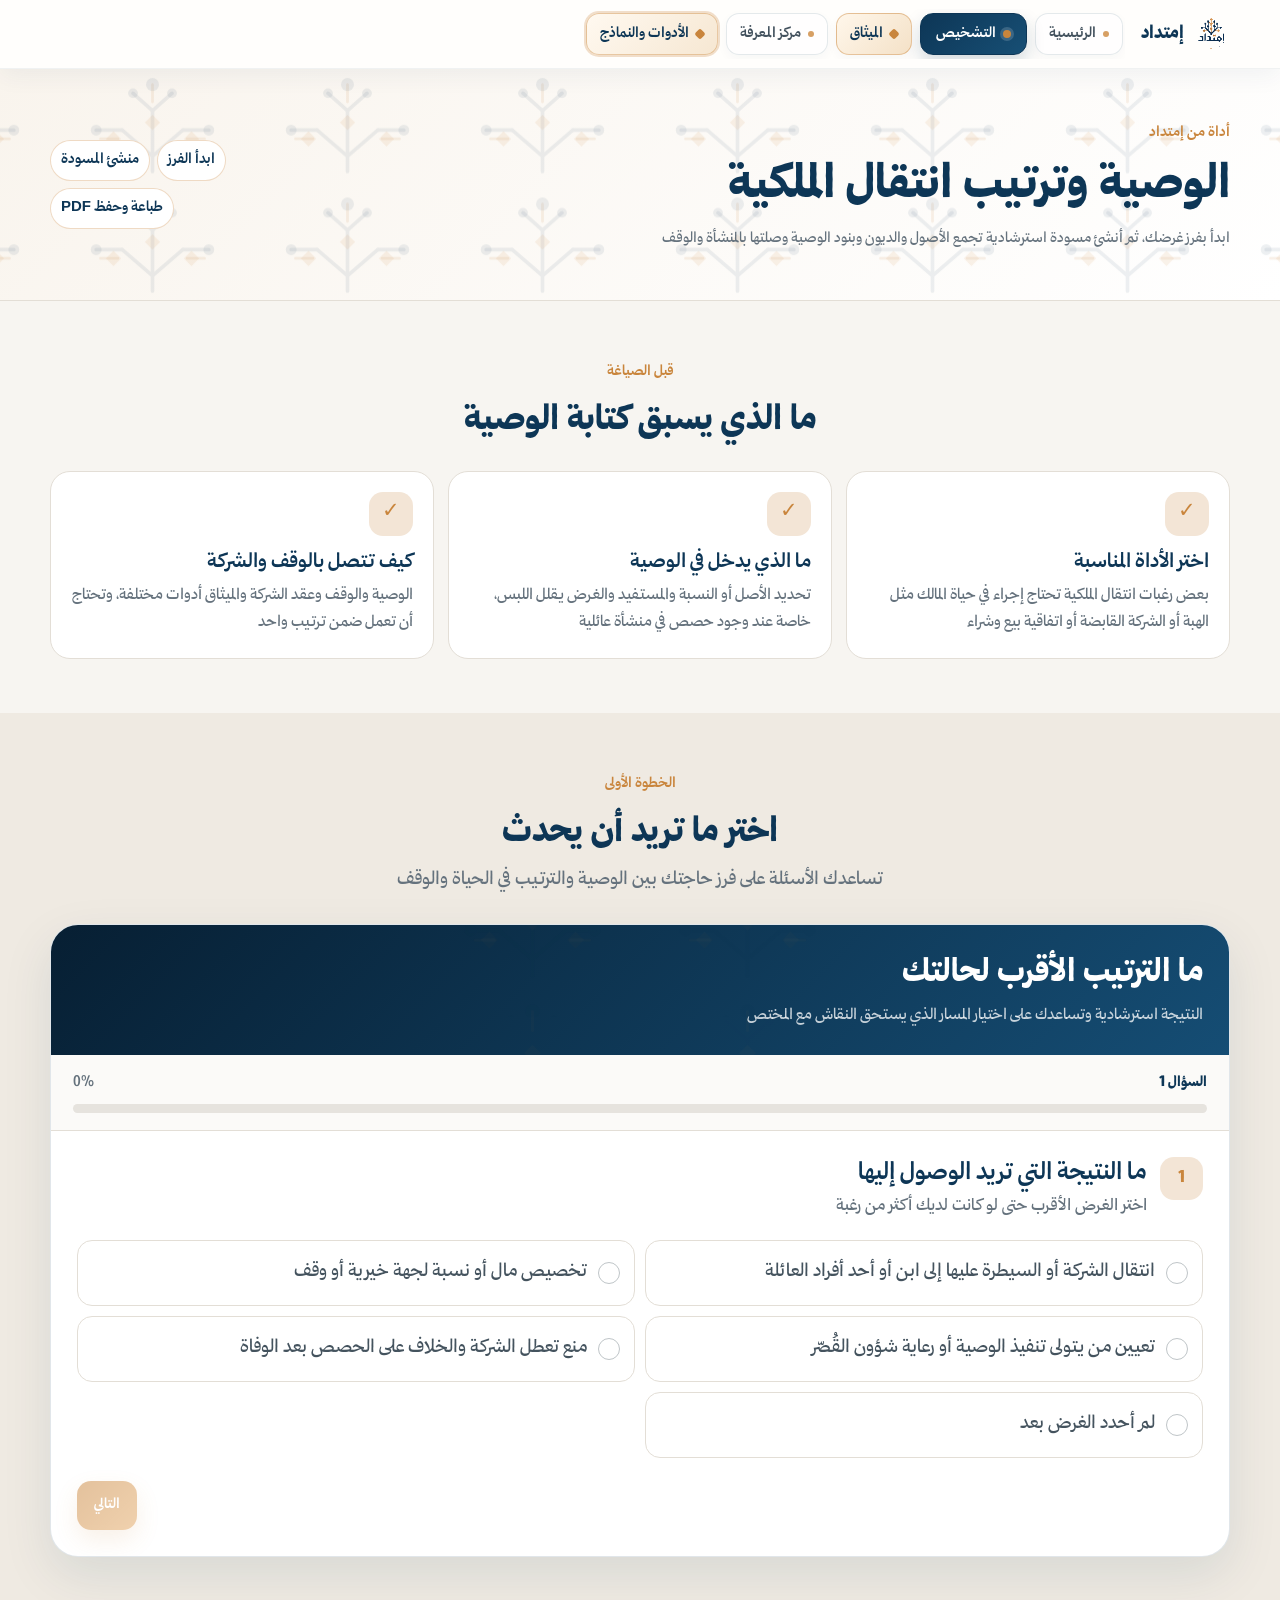
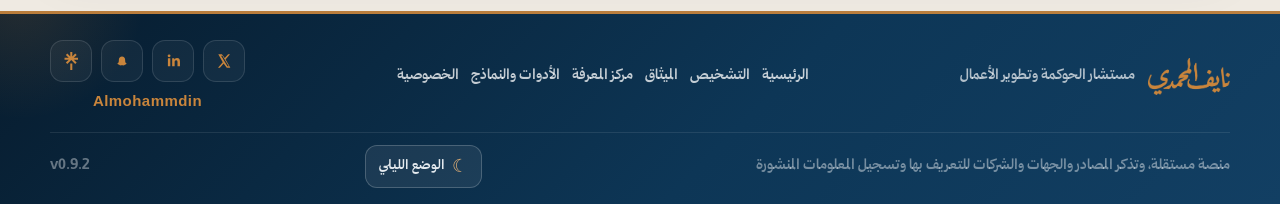
<file: will.html>
<!doctype html>
<html lang="ar" dir="rtl" data-theme="light">
<head>
  <meta charset="utf-8">
  <meta name="viewport" content="width=device-width,initial-scale=1,viewport-fit=cover">
  <title>الوصية وترتيب انتقال الملكية | إمتداد</title>
  <meta name="description" content="أداة استرشادية تساعد مالك المنشأة العائلية على فرز حاجته وترتيب الوصية وانتقال الملكية وإعداد مسودة للمراجعة">
  <meta name="theme-color" content="#0D3656">
  <script>try{document.documentElement.dataset.theme=localStorage.getItem('emtidad_theme_v080')||'light'}catch(error){}</script>
  <meta property="og:title" content="الوصية وترتيب انتقال الملكية | إمتداد">
  <meta property="og:description" content="فرز الغرض، وترتيب الأصول والديون والمستفيدين، وإعداد مسودة استرشادية للوصية">
  <meta property="og:type" content="website">
  <meta property="og:url" content="https://almohammdin.github.io/emtidad/will.html">
  <meta property="og:image" content="https://almohammdin.github.io/emtidad/assets/images/emtidad-social-preview.png?v=0.9.2">
  <meta name="twitter:card" content="summary_large_image">
  <link rel="canonical" href="https://almohammdin.github.io/emtidad/will.html">
  <link rel="preload" href="assets/fonts/TheYearofHandicrafts-Black.woff2" as="font" type="font/woff2" crossorigin>
  <link rel="preconnect" href="https://fonts.googleapis.com">
  <link rel="preconnect" href="https://fonts.gstatic.com" crossorigin>
  <link href="https://fonts.googleapis.com/css2?family=Amiri+Quran&display=swap" rel="stylesheet">
  <link rel="icon" type="image/png" href="assets/images/favicon.png?v=0.9.2">
  <link rel="stylesheet" href="assets/css/style.css?v=0.9.2">
  <style>
    :root{--green-soft:#EAF5F0;--amber-soft:#FCF1E4;--red-soft:#FAECEA}
    p,.helper,.card-copy,.draft-body{letter-spacing:0;text-wrap:pretty}
    h1,h2,h3,h4,.badge,.step-name{margin-top:0;letter-spacing:0;line-height:1.4;text-wrap:balance}
    img{max-width:100%;display:block}
    .btn.gold{background:var(--gold);color:#fff}
    .btn.soft{background:var(--soft);border:1px solid var(--line);color:var(--navy)}
    .btn.danger{background:#fff;border:1px solid #E7C5C2;color:var(--red)}
    .btn:disabled{cursor:not-allowed;opacity:.5}

    .principles{display:grid;grid-template-columns:repeat(3,1fr);gap:14px}
    .principle{padding:20px;border:1px solid var(--line);border-radius:20px;background:#fff}
    .principle-icon{width:44px;height:44px;display:grid;place-items:center;border-radius:14px;background:#F3E5D6;color:var(--gold);font-size:21px;font-family:Arial,sans-serif}
    .principle h3{margin:12px 0 5px;color:var(--navy);font-size:21px}
    .principle p{margin:0;color:var(--muted);font-size:16px;line-height:1.7}

    .app-shell{border:1px solid rgba(13,54,86,.12);border-radius:28px;background:#fff;box-shadow:var(--shadow);overflow:hidden}
    .app-head{position:relative;padding:25px 26px;background:linear-gradient(135deg,var(--navy3),var(--navy2));color:#fff}
    .app-head:after{content:"";position:absolute;inset:0;background:url('assets/images/brand-pattern.svg') center/430px no-repeat;opacity:.19}
    .app-head>*{position:relative;z-index:1}
    .app-head-row{display:flex;justify-content:space-between;align-items:flex-start;gap:20px}
    .app-head h2{margin:0 0 4px;font-size:clamp(26px,3vw,34px)}
    .app-head p{max-width:650px;margin:0;color:rgba(255,255,255,.76);font-size:16px}
    .progress{padding:17px 22px;border-bottom:1px solid var(--line);background:#FBFAF8}
    .progress-meta{display:flex;justify-content:space-between;gap:12px;color:var(--muted);font-size:14px}
    .progress-meta strong{color:var(--navy)}
    .track{height:9px;margin-top:9px;border-radius:999px;background:#E6E3DE;overflow:hidden}
    .fill{height:100%;width:0;border-radius:inherit;background:linear-gradient(90deg,var(--gold),var(--gold2),var(--navy2));transition:width .3s ease}
    .panel{padding:26px}
    .panel-title{display:flex;align-items:flex-start;gap:13px;margin-bottom:18px}
    .panel-number{width:43px;height:43px;display:grid;place-items:center;flex:0 0 43px;border-radius:14px;background:#F3E5D6;color:var(--gold);font:700 17px Arial,sans-serif}
    .panel-title h3{margin:0;color:var(--navy);font-size:var(--fs-h3)}
    .panel-title p{margin:2px 0 0;color:var(--muted);font-size:15px}
    .choice-grid{display:grid;grid-template-columns:repeat(2,minmax(0,1fr));gap:10px}
    .choice{min-height:66px;display:flex;align-items:center;gap:11px;padding:12px 14px;border:1px solid var(--line);border-radius:15px;background:#fff;color:#44535E;text-align:right;font-weight:400}
    .choice:hover{border-color:var(--gold);background:#FFFCF8}
    .choice i{width:22px;height:22px;display:grid;place-items:center;flex:0 0 22px;border:1.5px solid #BFC5C8;border-radius:50%}
    .choice.selected{border-color:var(--navy);background:#EEF4F7;color:var(--navy);font-weight:600}
    .choice.selected i{border-color:var(--navy);background:var(--navy);color:#fff}
    .choice.selected i:after{content:"✓";font:700 13px Arial,sans-serif}
    .choice.checkbox i{border-radius:7px}
    .panel-actions{display:flex;justify-content:space-between;align-items:center;gap:10px;margin-top:23px}
    .panel-actions .left{display:flex;gap:8px;margin-right:auto}

    .route-result{display:grid;grid-template-columns:minmax(0,1.25fr) minmax(280px,.75fr);gap:16px}
    .route-main,.route-side{padding:22px;border:1px solid var(--line);border-radius:21px;background:#fff}
    .route-main{border-top:5px solid var(--gold)}
    .route-label{display:inline-flex;padding:4px 9px;border-radius:999px;background:var(--amber-soft);color:var(--amber);font-size:14px;font-weight:600}
    .route-main h3{margin:13px 0 7px;color:var(--navy);font-size:29px}
    .route-main>p{margin:0;color:var(--muted)}
    .route-points{display:grid;gap:8px;margin:18px 0 0;padding:0;list-style:none}
    .route-points li{display:flex;gap:9px;color:#40505B;font-size:16px}
    .route-points li:before{content:"";width:8px;height:8px;flex:0 0 8px;margin-top:10px;border-radius:50%;background:var(--gold)}
    .route-rules{display:grid;gap:10px;margin:0;padding:0 20px 0 0;color:var(--muted)}
    .route-rules li{padding-right:3px;font-size:15px;line-height:1.8}
    .route-rules li::marker{color:var(--gold)}
    .route-actions{display:flex;gap:9px;flex-wrap:wrap;margin-top:20px}

    .source-insight{margin-top:18px;padding:18px;border:1px solid #DFC9AE;border-radius:18px;background:linear-gradient(135deg,#FFF9F1,#fff)}
    .source-insight strong{display:block;color:#7E542F;font-size:18px}
    .source-insight p{margin:5px 0 0;color:#6C5D50;font-size:15px}
    .source-insight a{display:inline-flex;margin-top:10px;color:var(--navy);font-weight:600}

    .builder-layout{display:grid;grid-template-columns:230px minmax(0,1fr)}
    .step-nav{padding:18px 13px;border-left:1px solid var(--line);background:#F7F3ED}
    .step-nav>strong{display:block;margin:0 8px 9px;color:var(--gold);font-size:14px}
    .step-button{width:100%;display:grid;grid-template-columns:32px 1fr;align-items:center;gap:9px;margin-bottom:6px;padding:9px;border:1px solid transparent;border-radius:13px;background:transparent;color:#56656F;text-align:right}
    .step-button b{width:32px;height:32px;display:grid;place-items:center;border-radius:10px;background:#E8DFD3;color:#8A603A;font:700 13px Arial,sans-serif}
    .step-button span{font-size:15px;font-weight:600;line-height:1.5}
    .step-button.active{background:var(--navy);color:#fff}
    .step-button.active b{background:var(--gold);color:#fff}
    .step-button.done{color:var(--green);background:var(--green-soft)}
    .builder-main{min-width:0}
    .builder-toolbar{display:flex;align-items:center;justify-content:space-between;gap:15px;padding:15px 20px;border-bottom:1px solid var(--line);background:#FBFAF8}
    .save-controls{display:flex;align-items:center}
    .switch{position:relative;width:48px;height:27px;display:inline-block}
    .switch input{position:absolute;opacity:0}
    .switch span{position:absolute;inset:0;border-radius:999px;background:#CCD2D4;transition:.2s}
    .switch span:after{content:"";position:absolute;width:21px;height:21px;top:3px;right:3px;border-radius:50%;background:#fff;box-shadow:0 2px 6px rgba(0,0,0,.18);transition:.2s}
    .switch input:checked+span{background:var(--green)}
    .switch input:checked+span:after{transform:translateX(-21px)}
    .builder-panel{padding:24px}
    .field-grid{display:grid;grid-template-columns:repeat(2,minmax(0,1fr));gap:14px}
    .field-grid.one{grid-template-columns:1fr}
    .field-grid.three{grid-template-columns:repeat(3,minmax(0,1fr))}
    .field{display:grid;gap:5px;min-width:0}
    .field.full{grid-column:1/-1}
    .field>label,.field>span{color:#344650;font-size:16px;font-weight:600}
    .field em{color:var(--gold);font-size:14px;font-style:normal;font-weight:500}
    .helper{margin:0;color:#6B7982;font-size:15px;line-height:1.7}
    .field input,.field select,.field textarea{width:100%;min-height:48px;border:1px solid var(--line);border-radius:13px;background:#fff;color:var(--ink);padding:10px 12px;font-size:16px;font-weight:400;outline:none}
    .field textarea{min-height:100px;resize:vertical}
    .field input:focus,.field select:focus,.field textarea:focus{border-color:var(--gold);box-shadow:0 0 0 3px rgba(201,133,60,.12)}
    .subsection{margin-top:22px;padding-top:19px;border-top:1px solid var(--line)}
    .subsection-head{display:flex;justify-content:space-between;align-items:center;gap:12px;margin-bottom:12px}
    .subsection-head h4{margin:0;color:var(--navy);font-size:20px}
    .subsection-head p{margin:2px 0 0;color:var(--muted);font-size:14px}
    .add-btn{min-height:39px;border:1px solid var(--line);border-radius:11px;background:var(--soft);color:var(--navy);padding:7px 11px;font-size:14px;font-weight:600}
    .repeater{display:grid;gap:10px}
    .repeat-row{position:relative;display:grid;grid-template-columns:1.1fr 1.5fr 1fr auto;gap:9px;padding:12px;border:1px solid var(--line);border-radius:16px;background:#FFFEFC}
    .repeat-row.three{grid-template-columns:1fr 1.5fr auto}
    .repeat-row.five{grid-template-columns:1fr 1.2fr .85fr .85fr auto}
    .repeat-row input,.repeat-row select{width:100%;min-width:0;min-height:44px;border:1px solid var(--line);border-radius:11px;background:#fff;padding:8px 10px;font-size:15px}
    .remove-row{width:42px;height:42px;border:1px solid #E8C8C5;border-radius:11px;background:#fff;color:var(--red);font:700 18px Arial,sans-serif}
    .check-grid{display:grid;grid-template-columns:repeat(2,minmax(0,1fr));gap:9px}
    .check-card{display:flex;align-items:flex-start;gap:9px;padding:11px 12px;border:1px solid var(--line);border-radius:14px;background:#fff}
    .check-card input{width:19px;height:19px;margin-top:5px;accent-color:var(--navy)}
    .check-card strong{display:block;color:#40515C;font-size:15px;font-weight:600}
    .check-card small{display:block;color:var(--muted);font-size:14px;line-height:1.5}
    .info-box,.warning-box{margin:15px 0;padding:13px 15px;border-radius:15px;font-size:15px}
    .info-box{border:1px solid #D4E1E8;background:#F0F6F9;color:#36566A}
    .warning-box{border:1px solid #E9CFB3;background:var(--amber-soft);color:#78502E}

    .alerts{display:grid;gap:9px;margin-bottom:20px}
    .alert{display:grid;grid-template-columns:34px 1fr;gap:10px;padding:12px 13px;border:1px solid #E9CFB3;border-radius:14px;background:var(--amber-soft)}
    .alert b{width:34px;height:34px;display:grid;place-items:center;border-radius:10px;background:#fff;color:var(--amber);font:700 15px Arial,sans-serif}
    .alert strong{display:block;color:#744C28;font-size:15px}
    .alert span{display:block;color:#7D6957;font-size:14px;line-height:1.55}
    .alert.critical{border-color:#E8C2BF;background:var(--red-soft)}
    .alert.critical b,.alert.critical strong{color:var(--red)}
    .no-alerts{padding:13px 15px;border:1px solid #CFE3D9;border-radius:14px;background:var(--green-soft);color:var(--green)}

    .draft{border:1px solid var(--line);border-radius:22px;background:#fff;overflow:hidden}
    .draft-cover{padding:27px;text-align:center;background:linear-gradient(135deg,#F8F2EA,#fff)}
    .draft-cover img{width:90px;height:90px;margin:auto;object-fit:contain}
    .draft-cover h3{margin:10px 0 4px;color:var(--navy);font-size:30px}
    .draft-cover p{margin:0;color:var(--muted)}
    .quran{margin:20px 0 0;color:var(--navy);font-family:"Amiri Quran","Noto Naskh Arabic","Traditional Arabic",serif;font-size:clamp(24px,3vw,34px);font-weight:400;line-height:1.9}
    .quran-source{display:block;color:var(--gold);font-size:14px;font-family:var(--font);font-weight:500}
    .draft-body{padding:26px;color:#283841;font-size:17px;line-height:1.9}
    .draft-section{padding:16px 0;border-bottom:1px solid var(--line)}
    .draft-section:last-child{border-bottom:0}
    .draft-section h4{margin:0 0 7px;color:var(--navy);font-size:21px}
    .draft-section p{margin:0}
    .draft-list{margin:0;padding-right:22px}
    .draft-empty{color:var(--muted);font-style:normal}
    .draft-disclaimer{margin:20px 0 0;padding:15px;border:1px solid #E7CBAE;border-radius:15px;background:#FFF8EF;color:#6D543D;font-size:15px}
    .draft-actions{display:flex;gap:9px;flex-wrap:wrap;margin-top:16px}

    .modal{position:fixed;z-index:200;inset:0;display:grid;place-items:center;padding:18px;background:rgba(4,18,29,.7)}
    .modal-card{width:min(620px,100%);max-height:88vh;overflow:auto;padding:23px;border-radius:23px;background:#fff;box-shadow:0 30px 90px rgba(0,0,0,.3)}
    .modal-head{display:flex;justify-content:space-between;gap:12px}
    .modal-head h3{margin:0;color:var(--navy);font-size:25px}
    .modal-close{width:40px;height:40px;border:1px solid var(--line);border-radius:12px;background:#fff;color:var(--navy);font-size:21px}
    .modal-card p{color:var(--muted)}
    .modal-card ul{padding-right:22px;color:#4C5C66}
    .modal-actions{display:flex;justify-content:flex-end;gap:8px;flex-wrap:wrap;margin-top:18px}

    .toast{position:fixed;z-index:230;bottom:18px;left:18px;padding:11px 15px;border-radius:13px;background:var(--navy3);color:#fff;box-shadow:var(--shadow);font-size:14px}

    html.focus-mode{--fs-body:clamp(1.1875rem,1.12rem + .28vw,1.3125rem);--fs-card:clamp(1.0625rem,1.02rem + .18vw,1.1875rem);scroll-padding-top:68px}
    html.focus-mode body{padding-top:60px}
    html.focus-mode :is(.top-nav,.page-hero,.principles-section,.sorting-section,.footer-wrap,.back-to-top){display:none!important}
    html.focus-mode .builder-section{padding:22px 0 40px}
    html.focus-mode .builder-section>.container{width:min(1420px,calc(100% - 34px))}
    html.focus-mode .focus-bar{display:flex}
    html.focus-mode .builder-layout{grid-template-columns:250px minmax(0,1fr)}
    .focus-bar{position:fixed;z-index:150;inset:0 0 auto;height:60px;display:none;align-items:center;background:rgba(7,31,51,.98);color:#fff;box-shadow:0 7px 24px rgba(7,31,51,.22)}
    .focus-bar-inner{width:min(1420px,calc(100% - 34px));margin:auto;display:flex;align-items:center;justify-content:space-between;gap:15px}
    .focus-bar strong{font-size:16px}
    .focus-bar span{color:#E7B276;font-size:14px}
    .focus-exit{min-height:38px;border:1px solid rgba(255,255,255,.25);border-radius:11px;background:rgba(255,255,255,.08);color:#fff;padding:6px 12px;font-weight:600}

    html[data-theme="dark"] :is(.principle,.app-shell,.choice,.route-main,.route-side,.builder-panel,.draft,.field input,.field select,.field textarea,.repeat-row,.repeat-row input,.repeat-row select,.check-card,.modal-card){background:#102735;color:var(--ink);border-color:var(--line)}
    html[data-theme="dark"] :is(.progress,.builder-toolbar,.draft-cover){background:#142D3B}
    html[data-theme="dark"] :is(.principle h3,.section-head h2,.panel-title h3,.route-main h3,.field>label,.field>span,.subsection-head h4,.draft-section h4,.draft-cover h3){color:#DDEAF2}
    html[data-theme="dark"] .choice.selected{background:#193B4E}
    html[data-theme="dark"] .step-nav{background:#102735}

    @media(max-width:980px){
      .principles{grid-template-columns:1fr 1fr}
      .builder-layout{grid-template-columns:1fr}
      .step-nav{display:flex;gap:7px;overflow:auto;border-left:0;border-bottom:1px solid var(--line)}
      .step-nav>strong{display:none}
      .step-button{min-width:max-content;margin:0;grid-template-columns:30px 1fr}
      .repeat-row,.repeat-row.five{grid-template-columns:1fr 1fr}
      .repeat-row .remove-row{grid-column:2;justify-self:end}
      html.focus-mode .builder-layout{grid-template-columns:1fr}
    }
    @media(max-width:720px){
      .principles,.choice-grid,.route-result,.field-grid,.field-grid.three,.check-grid{grid-template-columns:1fr}
      .app-head,.panel,.builder-panel{padding:19px 16px}
      .app-head-row,.builder-toolbar{align-items:stretch;flex-direction:column}
      .panel-actions{align-items:stretch;flex-direction:column-reverse}
      .panel-actions .btn,.panel-actions .left,.route-actions .btn{width:100%}
      .panel-actions .left{display:grid;grid-template-columns:1fr 1fr}
      .builder-toolbar{padding:13px 15px}
      .repeat-row,.repeat-row.three,.repeat-row.five{grid-template-columns:1fr}
      .repeat-row .remove-row{grid-column:1;justify-self:end}
      .focus-bar-inner{width:calc(100% - 22px)}
      .focus-bar span{display:none}
      html.focus-mode .builder-section>.container{width:calc(100% - 18px)}
    }
    @media print{
      @page{size:A4;margin:14mm}
      body{background:#fff;color:#111;font-size:12pt}
      :is(.top-nav,.page-hero,.principles-section,.sorting-section,.footer-wrap,.back-to-top,.builder-toolbar,.step-nav,.progress,.panel-actions,.draft-actions,.alerts,.focus-bar){display:none!important}
      #builder.builder-section{display:block!important;visibility:visible!important;padding:0!important}
      .container{width:100%}
      .app-shell,.draft{border:0;box-shadow:none}
      .app-head{background:#fff;color:#111;border-bottom:2px solid #0D3656;padding:0 0 10px}
      .app-head p{display:none}
      .builder-layout{display:block}
      .builder-panel{padding:0}
      .builder-panel:not(.draft-panel){display:none!important}
      .draft-cover{background:#fff;padding:10px 0 18px}
      .draft-cover img{width:70px;height:70px}
      .draft-body{padding:0;font-size:12pt}
      .draft-disclaimer{break-inside:avoid}
    }
  </style>
</head>
<body data-page="resources">
  <a class="skip-link" href="#mainContent">انتقل إلى المحتوى</a>
  <div class="focus-bar" aria-hidden="true">
    <div class="focus-bar-inner"><div><strong>منشئ الوصية</strong><span>مسودة استرشادية للمراجعة</span></div><button class="focus-exit" id="focusExit" type="button">الخروج من وضع التركيز</button></div>
  </div>

  <nav class="top-nav" aria-label="التنقل الرئيسي"><div class="container nav-inner"><a class="site-brand" href="index.html" aria-label="إمتداد - الرئيسية"><img src="assets/images/favicon.png" width="42" height="42" alt=""><span>إمتداد</span></a><button class="nav-menu-toggle" id="navMenuToggle" type="button" aria-expanded="false" aria-controls="siteNav"><span></span><span></span><span></span><b>القائمة</b></button><div class="nav-links" id="siteNav"><a data-nav="home" href="index.html">الرئيسية</a><a class="nav-diagnostic" data-nav="diagnostic" href="diagnostic.html">التشخيص</a><a class="nav-charter-service" data-nav="charter" href="charter.html">الميثاق</a><a data-nav="knowledge" href="knowledge.html">مركز المعرفة</a><a class="nav-featured" data-nav="resources" href="resources.html">الأدوات والنماذج</a></div></div></nav>

  <main id="mainContent">
    <header class="page-hero" id="top"><div class="container page-hero-inner"><div><span class="eyebrow">أداة من إمتداد</span><h1>الوصية وترتيب انتقال الملكية</h1><p>ابدأ بفرز غرضك، ثم أنشئ مسودة استرشادية تجمع الأصول والديون وبنود الوصية وصلتها بالمنشأة والوقف</p></div><div class="page-hero-meta"><a href="#sorting">ابدأ الفرز</a><a href="#builder">منشئ المسودة</a><span>طباعة وحفظ PDF</span></div></div></header>

    <section class="section principles-section">
      <div class="container">
        <div class="section-head"><span class="eyebrow">قبل الصياغة</span><h2>ما الذي يسبق كتابة الوصية</h2></div>
        <div class="principles">
          <article class="principle"><div class="principle-icon" aria-hidden="true">✓</div><h3>اختر الأداة المناسبة</h3><p>بعض رغبات انتقال الملكية تحتاج إجراء في حياة المالك مثل الهبة أو الشركة القابضة أو اتفاقية بيع وشراء</p></article>
          <article class="principle"><div class="principle-icon" aria-hidden="true">✓</div><h3>ما الذي يدخل في الوصية</h3><p>تحديد الأصل أو النسبة والمستفيد والغرض يقلل اللبس، خاصة عند وجود حصص في منشأة عائلية</p></article>
          <article class="principle"><div class="principle-icon" aria-hidden="true">✓</div><h3>كيف تتصل بالوقف والشركة</h3><p>الوصية والوقف وعقد الشركة والميثاق أدوات مختلفة، وتحتاج أن تعمل ضمن ترتيب واحد</p></article>
        </div>
      </div>
    </section>

    <section class="section soft sorting-section" id="sorting">
      <div class="container">
        <div class="section-head"><span class="eyebrow">الخطوة الأولى</span><h2>اختر ما تريد أن يحدث</h2><p>تساعدك الأسئلة على فرز حاجتك بين الوصية والترتيب في الحياة والوقف</p></div>
        <div class="app-shell" id="sorterApp">
          <div class="app-head"><div class="app-head-row"><div><h2>ما الترتيب الأقرب لحالتك</h2><p>النتيجة استرشادية وتساعدك على اختيار المسار الذي يستحق النقاش مع المختص</p></div></div></div>
          <div class="progress"><div class="progress-meta"><strong id="sortProgressLabel">السؤال 1</strong><span id="sortProgressPercent">0%</span></div><div class="track"><div class="fill" id="sortProgressFill"></div></div></div>
          <div class="panel" id="sortPanel"></div>
        </div>
      </div>
    </section>

    <section class="section builder-section" id="builder" hidden>
      <div class="container">
        <div class="section-head"><span class="eyebrow">منشئ الوصية</span><h2>أنشئ مسودة استرشادية للمراجعة</h2><p>أدخل ما تحتاجه فقط، واترك البيانات التي لا تريد كتابتها فارغة</p></div>
        <div class="app-shell">
          <div class="app-head"><div class="app-head-row"><div><h2>مسودة الوصية</h2><p>تجمع الغرض والأصول والالتزامات وبنود الوصية وصلتها بالمنشأة والوقف</p></div></div></div>
          <div class="progress"><div class="progress-meta"><strong id="builderProgressLabel">بيانات الموصي والغرض</strong><span id="builderProgressPercent">25%</span></div><div class="track"><div class="fill" id="builderProgressFill" style="width:25%"></div></div></div>
          <div class="builder-layout">
            <aside class="step-nav" id="stepNav" aria-label="مراحل منشئ الوصية"></aside>
            <div class="builder-main">
              <div class="builder-toolbar">
                <div class="focus-control"><button class="focus-entry focus-entry-light" id="focusEntry" type="button">وضع التركيز</button><small class="focus-help">يكبر النص ويخفي بقية الصفحة أثناء تعبئة النموذج</small></div>
                <div class="save-controls"><label class="switch" aria-label="تفعيل الحفظ على هذا الجهاز"><input type="checkbox" id="saveToggle"><span></span></label></div>
              </div>

              <section class="builder-panel" data-step="1">
                <div class="panel-title"><div class="panel-number">1</div><div><h3>بيانات الموصي والغرض</h3><p>بيانات تعريفية تكفي لقراءة المسودة، لا تدخل رقم الهوية</p></div></div>
                <div class="field-grid">
                  <div class="field"><label for="testatorName">اسم الموصي <em>اختياري</em></label><input id="testatorName" data-field="testatorName" autocomplete="off" placeholder="مثال، عبدالله بن محمد"></div>
                  <div class="field"><label for="residence">بلد الإقامة</label><input id="residence" data-field="residence" placeholder="المملكة العربية السعودية"></div>
                  <div class="field full"><span>الغرض الرئيس من الوصية</span><p class="helper">اكتب النتيجة التي تريد أن تتحقق بعد الوفاة</p><textarea data-field="purpose" placeholder="مثال، تخصيص نسبة من حصصي لوقف عائلي قائم، وتعيين منفذ يتابع التنفيذ"></textarea></div>
                  <div class="field"><label for="familyStatus">الحالة العائلية</label><select id="familyStatus" data-field="familyStatus"><option value="">اختر</option><option>متزوج ولديه أبناء</option><option>متزوج وليس لديه أبناء</option><option>غير متزوج ولديه أبناء</option><option>غير متزوج وليس لديه أبناء</option><option>أخرى</option></select></div>
                  <div class="field"><label for="nationalityContext">صلة الحالة بأكثر من دولة</label><select id="nationalityContext" data-field="nationalityContext"><option value="">اختر</option><option value="no">لا توجد بحسب علمي</option><option value="yes">توجد جنسيات أو إقامات أو أصول خارج المملكة</option><option value="unknown">غير متأكد</option></select></div>
                </div>
                <div class="subsection"><div class="subsection-head"><div><h4>الأشخاص الذين يحتاجون ترتيب خاص</h4><p>البيانات للتنبيه ولا تحدد الورثة أو الأنصبة</p></div></div><div class="check-grid">
                  <label class="check-card"><input type="checkbox" data-check="hasMinors"><span><strong>يوجد قُصّر</strong><small>قد تحتاج الوصاية على القاصر وترتيب إدارة ماله إلى صياغة مختص</small></span></label>
                  <label class="check-card"><input type="checkbox" data-check="hasDependents"><span><strong>يوجد من يعتمد على الموصي في مصروفه</strong><small>مثل أحد الوالدين أو شخص ذي إعاقة أو احتياج مستمر</small></span></label>
                </div></div>
                <div class="panel-actions"><button class="btn danger wipe-inline" type="button">مسح البيانات</button><div class="left"><button class="btn primary next-step" type="button">التالي</button></div></div>
              </section>

              <section class="builder-panel" data-step="2" hidden>
                <div class="panel-title"><div class="panel-number">2</div><div><h3>الأصول والالتزامات</h3><p>حدد الأصل والملكية والاستعمال، ولا تكتب أرقام الحسابات أو كلمات المرور</p></div></div>
                <div class="subsection" style="margin-top:0;padding-top:0;border-top:0"><div class="subsection-head"><div><h4>الأصول</h4><p>تحديد الأصل أدق من عبارة عامة مثل جزء من أموالي</p></div><button class="add-btn" type="button" data-add="assets">إضافة أصل</button></div><div class="repeater" id="assetsRepeater"></div></div>
                <div class="subsection"><div class="subsection-head"><div><h4>الديون والالتزامات</h4><p>تشمل الديون الشخصية والحقوق والزكاة والالتزامات التي تحتاج إلى بيان</p></div><button class="add-btn" type="button" data-add="debts">إضافة التزام</button></div><div class="field-grid one" style="margin-bottom:14px"><div class="field"><label for="debtStatus">حالة الديون والالتزامات</label><select id="debtStatus" data-field="debtStatus"><option value="">اختر</option><option value="none">لا توجد بحسب علمي</option><option value="yes">توجد وسأضيفها</option><option value="unknown">أحتاج حصرها</option></select></div></div><div class="repeater" id="debtsRepeater"></div></div>
                <div class="subsection"><div class="subsection-head"><div><h4>حالات تحتاج انتباه قبل الصياغة</h4></div></div><div class="check-grid">
                  <label class="check-card"><input type="checkbox" data-check="personalGuarantees"><span><strong>ضمانات أو كفالات شخصية للشركة</strong><small>راجع أثرها على التركة مع محام ومحاسب</small></span></label>
                  <label class="check-card"><input type="checkbox" data-check="personalAssetsUsed"><span><strong>أصول باسمي وتستخدمها الشركة</strong><small>مثل عقار أو علامة تجارية أو مركبة أو ترخيص</small></span></label>
                  <label class="check-card"><input type="checkbox" data-check="digitalAssets"><span><strong>أصول رقمية أو حسابات تجارية</strong><small>حدد مكان تعليمات الوصول ولا تضع كلمات المرور في المسودة</small></span></label>
                </div></div>
                <div class="panel-actions"><button class="btn secondary prev-step" type="button">السابق</button><div class="left"><button class="btn primary next-step" type="button">التالي</button></div></div>
              </section>

              <section class="builder-panel" data-step="3" hidden>
                <div class="panel-title"><div class="panel-number">3</div><div><h3>بنود الوصية والمستفيدون</h3><p>أضف كل مستفيد في بند مستقل وحدد صلته ونوع المقدار</p></div></div>
                <div class="warning-box">إذا كان المستفيد من الورثة المحتملين أو تجاوز مجموع النسب الثلث فستظهر المسألة ضمن قائمة المراجعة، المؤشر لا يحكم بصحة البند أو نفاذه</div>
                <div class="subsection" style="margin-top:0;padding-top:0;border-top:0"><div class="subsection-head"><div><h4>بنود الوصية</h4><p>يمكن إضافة جهة خيرية أو وقف أو شخص أو غرض محدد</p></div><button class="add-btn" type="button" data-add="bequests">إضافة بند</button></div><div class="repeater" id="bequestsRepeater"></div></div>
                <div class="field-grid one subsection"><div class="field"><span>تعليمات إضافية لبنود الوصية <em>اختياري</em></span><textarea data-field="bequestNotes" placeholder="مثال، إذا تعذر الصرف للجهة المحددة فيراجع المختص أقرب غرض مماثل"></textarea></div></div>
              </section>

              <section class="builder-panel" data-step="3" hidden>
                <div class="panel-title"><div class="panel-number">3</div><div><h3>المنشأة والوقف</h3><p>يظهر هذا الجزء عند اتصال الوصية بحصص أو وقف أو ترتيب ملكية</p></div></div>
                <div class="field-grid">
                  <div class="field"><label for="companyName">اسم المنشأة <em>اختياري</em></label><input id="companyName" data-field="companyName" placeholder="اسم الشركة أو المجموعة"></div>
                  <div class="field"><label for="companyForm">الشكل النظامي</label><select id="companyForm" data-field="companyForm"><option value="">اختر</option><option>مؤسسة فردية</option><option>شركة ذات مسؤولية محدودة</option><option>شركة مساهمة مبسطة</option><option>شركة مساهمة</option><option>شركة قابضة</option><option>أخرى</option></select></div>
                  <div class="field"><label for="ownershipPercent">نسبة الملكية الحالية <em>اختياري</em></label><input id="ownershipPercent" type="number" min="0" max="100" step="0.01" data-field="ownershipPercent" placeholder="مثال، 40"></div>
                  <div class="field"><label for="articlesStatus">حالة عقد التأسيس أو النظام الأساس</label><select id="articlesStatus" data-field="articlesStatus"><option value="">اختر</option><option value="updated">محدّث ويعكس اتفاق الشركاء</option><option value="outdated">قديم أو لا يعكس الترتيبات الحالية</option><option value="unknown">غير متأكد</option></select></div>
                </div>
                <div class="subsection"><div class="check-grid">
                  <label class="check-card"><input type="checkbox" data-check="outsidePartner"><span><strong>يوجد شريك من خارج العائلة</strong><small>قد تتقدم أحكام عقد الشركة على التصور المكتوب في الوصية</small></span></label>
                  <label class="check-card"><input type="checkbox" data-check="buySell"><span><strong>توجد آلية بيع وشراء أو تقييم للحصص</strong><small>اربطها بالوصية وتجنب كتابة صياغة مختلفة عنها</small></span></label>
                  <label class="check-card"><input type="checkbox" data-check="existingWaqf"><span><strong>يوجد وقف قائم أو صك وقف</strong><small>راجع العلاقة بين منفذ الوصية ونظارة الوقف</small></span></label>
                  <label class="check-card"><input type="checkbox" data-check="holdingStructure"><span><strong>توجد شركة قابضة أو ترتيب ملكية</strong><small>حدد هل الوصية على حصص القابضة أم على أصول الشركات التابعة</small></span></label>
                </div></div>
                <div class="field-grid one subsection"><div class="field"><span>صلة الوصية بالمنشأة أو الوقف <em>اختياري</em></span><textarea data-field="companyInstructions" placeholder="مثال، النسبة الموصى بها من حصصي في الشركة القابضة تؤول إلى الوقف العائلي بعد استكمال المراجعة والتوثيق"></textarea></div></div>
                <div class="source-insight"><strong>من تجربة الفوزان</strong><p>تجربة الوصية الموحدة والوقف المشترك فصلت الكيان الوقفي عن النشاط التجاري، وحددت الحصص الموصى بها، وربطت تنفيذ الوصايا بمجلس النظارة، وأشركت الشركاء في الترتيب قبل الوفاة</p><a href="https://alfozan.com/sites/default/files/2023-05/%D8%A7%D9%84%D9%88%D8%B5%D9%8A%D8%A9%20%D8%A7%D9%84%D9%85%D9%88%D8%AD%D8%AF%D8%A9%20%D9%88%D8%A7%D9%84%D9%88%D9%82%D9%81%20%D8%A7%D9%84%D9%85%D8%B4%D8%AA%D8%B1%D9%83_0.pdf" target="_blank" rel="noopener">اقرأ تجربة الوصية الموحدة والوقف المشترك</a></div>
                <div class="panel-actions"><button class="btn secondary prev-step" type="button">السابق</button><div class="left"><button class="btn primary next-step" type="button">التالي</button></div></div>
              </section>

              <section class="builder-panel" data-step="4" hidden>
                <div class="panel-title"><div class="panel-number">4</div><div><h3>التنفيذ والوثائق</h3><p>حدد من يتابع التنفيذ وما الذي يجب أن يصل إليه المختص، وتتحدث المسودة مع إدخالك</p></div></div>
                <div class="field-grid">
                  <div class="field"><label for="executorName">منفذ الوصية <em>اختياري</em></label><input id="executorName" data-field="executorName" placeholder="اسم شخص أو جهة مقترحة"></div>
                  <div class="field"><label for="backupExecutor">البديل عند التعذر <em>اختياري</em></label><input id="backupExecutor" data-field="backupExecutor" placeholder="اسم البديل أو آلية اختياره"></div>
                  <div class="field"><label for="minorGuardian">الوصي المقترح على القُصّر <em>عند انطباقه</em></label><input id="minorGuardian" data-field="minorGuardian" placeholder="يحتاج مراجعة المختص"></div>
                  <div class="field"><label for="documentsLocation">مكان حفظ الوثائق</label><input id="documentsLocation" data-field="documentsLocation" placeholder="مثال، خزنة مكتبية أو لدى المحامي، دون كتابة رموز الدخول"></div>
                  <div class="field full"><span>تعليمات لمنفذ الوصية <em>اختياري</em></span><textarea data-field="executorInstructions" placeholder="مثال، التنسيق مع نظارة الوقف ومجلس إدارة الشركة والمستشار القانوني قبل نقل الحصص"></textarea></div>
                </div>
                <div class="subsection"><div class="check-grid">
                  <label class="check-card"><input type="checkbox" data-check="previousWill"><span><strong>توجد وصية سابقة</strong><small>حددها للمختص حتى لا تبقى نصوص متعارضة</small></span></label>
                  <label class="check-card"><input type="checkbox" data-check="companyDocs"><span><strong>أرفقت وثائق الشركة</strong><small>عقد التأسيس والنظام الأساس وسجل الشركاء والاتفاقيات</small></span></label>
                  <label class="check-card"><input type="checkbox" data-check="assetDocs"><span><strong>أرفقت ما يثبت ملكية الأصول</strong><small>الصكوك والشهادات والسجلات المتعلقة بما ورد في المسودة</small></span></label>
                  <label class="check-card"><input type="checkbox" data-check="debtDocs"><span><strong>أرفقت بيان الديون والضمانات</strong><small>حتى يراجع المختص مقدار الوصية على أساس سليم</small></span></label>
                </div></div>
              </section>

              <section class="builder-panel draft-panel" data-step="4" hidden>
                <div class="panel-title"><div class="panel-number">✓</div><div><h3>المسودة وقائمة المراجعة</h3><p>راجع التنبيهات قبل طباعة المسودة أو حفظها بصيغة PDF</p></div></div>
                <div class="alerts" id="alertsList"></div>
                <article class="draft" id="draftDocument">
                  <div class="draft-cover"><img src="assets/images/favicon.png" alt=""><h3>مسودة استرشادية للوصية</h3><p id="draftOwner">أعدت للمراجعة الشرعية والنظامية</p><p id="draftDate"></p><blockquote class="quran">﴿مِن بَعْدِ وَصِيَّةٍ يُوصِي بِهَا أَوْ دَيْنٍ﴾<span class="quran-source">سورة النساء، الآية 11</span></blockquote></div>
                  <div class="draft-body" id="draftBody"></div>
                </article>
                <div class="draft-actions"><button class="btn primary" id="printDraft" type="button">طباعة أو حفظ PDF</button><button class="btn secondary" id="copyDraft" type="button">نسخ نص المسودة</button><button class="btn soft" id="editDraft" type="button">العودة للتعديل</button><button class="btn danger wipe-inline" type="button">مسح البيانات</button></div>
                <div class="panel-actions"><button class="btn secondary prev-step" type="button">السابق</button><div class="left"></div></div>
              </section>
            </div>
          </div>
        </div>
      </div>
    </section>

  </main>

  <footer class="footer-wrap"><div class="container footer-shell"><div class="footer-main"><div class="footer-brand"><span class="naif-mark" role="img" aria-label="شعار نايف المحمدي"></span><div class="footer-copy"><p>مستشار الحوكمة وتطوير الأعمال</p></div></div><div class="footer-nav"><a href="index.html">الرئيسية</a><a href="diagnostic.html">التشخيص</a><a href="charter.html">الميثاق</a><a href="knowledge.html">مركز المعرفة</a><a href="resources.html">الأدوات والنماذج</a><a href="privacy.html">الخصوصية</a></div><a class="social-handle" href="https://linktr.ee/almohammdin" target="_blank" rel="noopener">Almohammdin</a></div><div class="footer-bottom"><span class="independent-note">منصة مستقلة، وتذكر المصادر والجهات والشركات للتعريف بها وتسجيل المعلومات المنشورة</span><span class="footer-update">آخر تحديث: أغسطس 2026</span><span class="footer-version">v0.9.2</span></div></div></footer>
  <button class="back-to-top" id="backToTop" type="button" aria-label="العودة إلى أعلى الصفحة">↑</button>

  <div class="modal" id="saveModal" hidden role="dialog" aria-modal="true" aria-labelledby="saveModalTitle"><div class="modal-card"><div class="modal-head"><h3 id="saveModalTitle">الحفظ على هذا الجهاز</h3><button class="modal-close" data-close-modal type="button" aria-label="إغلاق">×</button></div><p>بيانات الوصية تشمل الأصول والديون والمستفيدين، لا تفعّل الحفظ على جهاز مشترك أو جهاز يمكن لغيرك الدخول إليه</p><ul><li>سيتم الحفظ داخل المتصفح على هذا الجهاز فقط</li><li>يمكن مسح البيانات من الزر الظاهر في أعلى الصفحة وفي كل مرحلة</li><li>لا تدخل أرقام الحسابات أو كلمات المرور أو صور الهويات</li></ul><div class="modal-actions"><button class="btn secondary" data-close-modal type="button">إلغاء</button><button class="btn primary" id="confirmSave" type="button">أفهم، فعّل الحفظ</button></div></div></div>
  <div class="modal" id="wipeModal" hidden role="dialog" aria-modal="true" aria-labelledby="wipeModalTitle"><div class="modal-card"><div class="modal-head"><h3 id="wipeModalTitle">مسح جميع البيانات</h3><button class="modal-close" data-close-modal type="button" aria-label="إغلاق">×</button></div><p>سيتم حذف جميع الإجابات والمدخلات المحفوظة على هذا الجهاز، ولا يمكن استعادتها بعد المسح</p><div class="modal-actions"><button class="btn secondary" data-close-modal type="button">إلغاء</button><button class="btn danger" id="confirmWipe" type="button">مسح البيانات</button></div></div></div>
  <div class="toast" id="toast" hidden></div>

  <script>
    (()=>{
      'use strict';
      const STORAGE_KEY='emtidad_will_builder_v090';
      const state={sortIndex:0,sortAnswers:{},route:null,builderStep:1,saveEnabled:false,fields:{},checks:{},assets:[],debts:[],bequests:[]};
      const $=(s,r=document)=>r.querySelector(s), $$=(s,r=document)=>[...r.querySelectorAll(s)];
      const sorterQuestions=[
        {id:'goal',title:'ما النتيجة التي تريد الوصول إليها',help:'اختر الغرض الأقرب حتى لو كانت لديك أكثر من رغبة',multiple:false,options:[
          ['heir_control','انتقال الشركة أو السيطرة عليها إلى ابن أو أحد أفراد العائلة'],['charity','تخصيص مال أو نسبة لجهة خيرية أو وقف'],['executor','تعيين من يتولى تنفيذ الوصية أو رعاية شؤون القُصّر'],['continuity','منع تعطل الشركة والخلاف على الحصص بعد الوفاة'],['unsure','لم أحدد الغرض بعد']
        ]},
        {id:'beneficiary',title:'من المستفيد المقصود من المال أو الأصل',help:'إجابة أولية للتنبيه، وصفة الوارث تعتبر وقت الوفاة',multiple:false,options:[
          ['likely_heir','شخص من العائلة قد يكون من الورثة'],['non_heir','شخص لا أتوقع أن يكون من الورثة'],['waqf_charity','وقف أو جهة خيرية أو غرض من وجوه البر'],['mixed','أكثر من فئة'],['unknown','غير متأكد']
        ]},
        {id:'timing',title:'متى تريد أن يبدأ أثر الترتيب',help:'بعض الأدوات تعمل في حياة المالك وبعضها يبدأ بعد الوفاة',multiple:false,options:[
          ['after_death','بعد الوفاة'],['during_life','في حياتي مع الاحتفاظ بدور أو منفعة'],['both','جزء في حياتي وجزء بعد الوفاة'],['unknown','غير متأكد']
        ]},
        {id:'risks',title:'ما الحالات الموجودة في العائلة أو المنشأة',help:'اختر كل ما ينطبق، ثم أدخل التفاصيل عند الحاجة',multiple:true,options:[
          ['company_shares','حصص أو أسهم في منشأة عائلية'],['guarantees','ضمانات أو كفالات شخصية عن الشركة'],['outside_partner','شريك من خارج العائلة'],['previous_will','وصية سابقة'],['existing_waqf','وقف أو صك وقف قائم'],['cross_border','ورثة أو أصول أو إقامات مرتبطة بأكثر من دولة'],['minors','قُصّر يحتاجون ترتيب خاص'],['none','لا ينطبق شيء مما سبق']
        ]}
      ];
      const builderSteps=['بيانات الموصي والغرض','الأصول والالتزامات','البنود والمنشأة والوقف','التنفيذ والمسودة'];

      function esc(v=''){return String(v).replace(/[&<>'"]/g,c=>({'&':'&amp;','<':'&lt;','>':'&gt;',"'":'&#39;','"':'&quot;'}[c]))}
      function toast(message){const el=$('#toast');el.textContent=message;el.hidden=false;clearTimeout(toast.timer);toast.timer=setTimeout(()=>el.hidden=true,2600)}
      function renderSorter(){
        const q=sorterQuestions[state.sortIndex],answer=state.sortAnswers[q.id];
        const selected=Array.isArray(answer)?answer:[answer].filter(Boolean);
        $('#sortProgressLabel').textContent=`السؤال ${state.sortIndex+1}`;
        const pct=Math.round((state.sortIndex/sorterQuestions.length)*100);$('#sortProgressPercent').textContent=`${pct}%`;$('#sortProgressFill').style.width=`${pct}%`;
        $('#sortPanel').innerHTML=`<div class="panel-title"><div class="panel-number">${state.sortIndex+1}</div><div><h3>${q.title}</h3><p>${q.help}</p></div></div><div class="choice-grid">${q.options.map(([value,label])=>`<button type="button" class="choice ${q.multiple?'checkbox':''} ${selected.includes(value)?'selected':''}" data-sort-value="${value}" aria-pressed="${selected.includes(value)}"><i aria-hidden="true"></i><span>${label}</span></button>`).join('')}</div><div class="panel-actions">${state.sortIndex?'<button type="button" class="btn secondary" id="sortPrev">السابق</button>':'<span></span>'}<div class="left"><button type="button" class="btn primary" id="sortNext" ${selected.length?'':'disabled'}>${state.sortIndex===sorterQuestions.length-1?'اعرض النتيجة':'التالي'}</button></div></div>`;
        $$('[data-sort-value]',$('#sortPanel')).forEach(btn=>btn.addEventListener('click',()=>{
          const value=btn.dataset.sortValue;
          if(q.multiple){let arr=Array.isArray(state.sortAnswers[q.id])?[...state.sortAnswers[q.id]]:[];if(value==='none')arr=['none'];else{arr=arr.filter(v=>v!=='none');arr=arr.includes(value)?arr.filter(v=>v!==value):[...arr,value]}state.sortAnswers[q.id]=arr}else state.sortAnswers[q.id]=value;
          renderSorter();
        }));
        $('#sortPrev')?.addEventListener('click',()=>{state.sortIndex--;renderSorter()});
        $('#sortNext')?.addEventListener('click',()=>{if(state.sortIndex<sorterQuestions.length-1){state.sortIndex++;renderSorter()}else renderRoute()});
      }

      function calculateRoute(){
        const a=state.sortAnswers, risks=a.risks||[];
        if(risks.includes('existing_waqf'))return 'waqf';
        if(a.goal==='charity'&&['waqf_charity','non_heir','mixed'].includes(a.beneficiary)&&a.timing==='after_death')return 'will';
        if(a.goal==='executor'&&a.timing!=='during_life')return 'will';
        if(a.beneficiary==='waqf_charity'&&a.timing!=='after_death')return 'waqf';
        if(a.goal==='heir_control'||a.goal==='continuity'||a.timing==='during_life'||risks.includes('company_shares')&&a.beneficiary==='likely_heir')return 'lifetime';
        if(a.goal==='unsure'||a.beneficiary==='unknown'||a.timing==='unknown')return 'review';
        if(risks.some(r=>['guarantees','outside_partner','cross_border'].includes(r)))return 'review';
        return 'combined';
      }
      const routeCopy={
        will:{label:'المسار الأقرب',title:'الوصية مناسبة من حيث الغرض',copy:'يمكنك الانتقال إلى منشئ الوصية لترتيب البنود والأصول والالتزامات ثم عرضها على المختص',points:['حدد كل أصل أو نسبة بدقة','بين صلة المستفيد بالموصي','احصر الديون والالتزامات قبل تقدير مقدار الوصية']},
        lifetime:{label:'المسار الأقرب',title:'ترتيب الملكية في الحياة يسبق الوصية',copy:'غرضك يتعلق بمن يملك الشركة أو يسيطر عليها، وترتيب الملكية في الحياة أقرب لتحقيقه',points:['راجع الهبة أو نقل الحصص أو الشركة القابضة','ضع آلية تقييم وبيع وشراء في وثائق الشركة','افصل انتقال الملكية عن التعاقب على الإدارة']},
        waqf:{label:'المسار الأقرب',title:'الوقف والترتيب المؤسسي يسبقان الصياغة',copy:'وجود وقف قائم أو رغبة في إنشاء وقف يجعل العلاقة بين صك الوقف والوصية والجهة المنفذة هي نقطة البداية',points:['حدد الكيان الوقفي وأصل الوقف','نسق بين منفذ الوصية ونظارة الوقف','راجع أثر الوقف على النشاط التجاري والشركاء']},
        review:{label:'المسار الأقرب',title:'ابدأ بجرد الحالة مع مختص',copy:'الحالة تحمل عناصر قد تغير الأداة المناسبة أو طريقة التنفيذ، والأفضل ترتيبها قبل كتابة بنود طويلة',points:['احصر الأصول والديون والضمانات','اجمع وثائق الشركة والوقف والوصايا السابقة','حدد الدول والأطراف المرتبطة بالتنفيذ']},
        combined:{label:'المسار الأقرب',title:'ترتيب متكامل بين الوصية والملكية',copy:'الحالة تحتاج وصية استرشادية مع مراجعة ترتيبات الشركة والوقف حتى تعمل الوثائق في اتجاه واحد',points:['ابدأ بمسودة الوصية','راجع عقد الشركة والميثاق','حدد ما ينفذ في الحياة وما يبدأ بعد الوفاة']}
      };
      function renderRoute(){
        state.route=calculateRoute();const r=routeCopy[state.route];
        $('#sortProgressLabel').textContent='نتيجة الفرز';$('#sortProgressPercent').textContent='100%';$('#sortProgressFill').style.width='100%';
        $('#sortPanel').innerHTML=`<div class="route-result"><article class="route-main"><span class="route-label">${r.label}</span><h3>${r.title}</h3><p>${r.copy}</p><ul class="route-points">${r.points.map(x=>`<li>${x}</li>`).join('')}</ul><div class="route-actions"><button class="btn primary" id="openBuilder" type="button">انتقل إلى منشئ الوصية</button><button class="btn secondary" id="restartSort" type="button">أعد الفرز</button></div></article><aside class="route-side"><ul class="route-rules"><li>الوصية لوارث تتوقف على إجازة باقي الورثة بعد الوفاة، وما زاد على الثلث يتوقف على إجازتهم بقدر نصيب من أجاز</li><li>الديون والحقوق تسبق تنفيذ الوصية، لذلك يبنى المقدار على التركة بعد حصرها</li></ul></aside></div><div class="source-insight"><strong>صلة النتيجة بتجربة الفوزان</strong><p>التجربة جمعت وصايا الشركاء بوقف مشترك وجهة تنفيذ ونظام للوقف، وتفيد في بناء ترتيب متناسق بين الشركة والوقف والوصية</p><a href="https://alfozan.com/sites/default/files/2023-05/%D8%A7%D9%84%D9%88%D8%B5%D9%8A%D8%A9%20%D8%A7%D9%84%D9%85%D9%88%D8%AD%D8%AF%D8%A9%20%D9%88%D8%A7%D9%84%D9%88%D9%82%D9%81%20%D8%A7%D9%84%D9%85%D8%B4%D8%AA%D8%B1%D9%83_0.pdf" target="_blank" rel="noopener">اقرأ التجربة</a></div>`;
        $('#restartSort').addEventListener('click',()=>{state.sortIndex=0;state.sortAnswers={};state.route=null;renderSorter()});
        $('#openBuilder').addEventListener('click',()=>{const b=$('#builder');b.hidden=false;syncSorterToBuilder();renderBuilder();b.scrollIntoView({behavior:'smooth',block:'start'})});
      }
      function syncSorterToBuilder(){
        const a=state.sortAnswers;
        if(!state.fields.purpose){const goalMap={heir_control:'ترتيب انتقال ملكية المنشأة أو السيطرة عليها لأحد أفراد العائلة',charity:'تخصيص مال أو نسبة لجهة خيرية أو وقف',executor:'تعيين منفذ للوصية أو ترتيب شؤون القُصّر',continuity:'تقليل أثر الوفاة على استمرار الشركة والخلاف على الحصص',unsure:''};state.fields.purpose=goalMap[a.goal]||''}
        (a.risks||[]).forEach(r=>{const map={guarantees:'personalGuarantees',outside_partner:'outsidePartner',previous_will:'previousWill',existing_waqf:'existingWaqf',minors:'hasMinors'};if(map[r])state.checks[map[r]]=true;if(r==='cross_border')state.fields.nationalityContext='yes'});
      }

      function renderStepNav(){
        $('#stepNav').innerHTML=`<strong>مراحل المسودة</strong>${builderSteps.map((name,i)=>`<button type="button" class="step-button ${state.builderStep===i+1?'active':''} ${state.builderStep>i+1?'done':''}" data-go-step="${i+1}"><b>${i+1}</b><span>${name}</span></button>`).join('')}`;
        $$('[data-go-step]').forEach(btn=>btn.addEventListener('click',()=>{state.builderStep=Number(btn.dataset.goStep);renderBuilder()}));
      }
      function renderBuilder(){
        renderStepNav();
        $$('.builder-panel').forEach(p=>p.hidden=Number(p.dataset.step)!==state.builderStep);
        const pct=Math.round(state.builderStep/builderSteps.length*100);$('#builderProgressLabel').textContent=builderSteps[state.builderStep-1];$('#builderProgressPercent').textContent=`${pct}%`;$('#builderProgressFill').style.width=`${pct}%`;
        syncInputs();
        if(state.builderStep===4)renderDraft();
        saveIfEnabled();
      }
      function syncInputs(){
        $$('[data-field]').forEach(el=>{const key=el.dataset.field;if(document.activeElement!==el)el.value=state.fields[key]??''});
        $$('[data-check]').forEach(el=>el.checked=!!state.checks[el.dataset.check]);
        renderRepeaters();
      }
      function bindStaticInputs(){
        $$('[data-field]').forEach(el=>el.addEventListener('input',()=>{state.fields[el.dataset.field]=el.value;if(state.builderStep===4)renderDraft();saveIfEnabled()}));
        $$('[data-check]').forEach(el=>el.addEventListener('change',()=>{state.checks[el.dataset.check]=el.checked;if(state.builderStep===4)renderDraft();saveIfEnabled()}));
        $$('.next-step').forEach(btn=>btn.addEventListener('click',()=>{state.builderStep=Math.min(builderSteps.length,state.builderStep+1);renderBuilder();$('#builder').scrollIntoView({behavior:'smooth',block:'start'})}));
        $$('.prev-step').forEach(btn=>btn.addEventListener('click',()=>{state.builderStep=Math.max(1,state.builderStep-1);renderBuilder();$('#builder').scrollIntoView({behavior:'smooth',block:'start'})}));
        $$('[data-add]').forEach(btn=>btn.addEventListener('click',()=>addRow(btn.dataset.add)));
      }
      function addRow(type){
        if(type==='assets')state.assets.push({type:'',description:'',ownership:'',value:''});
        if(type==='debts')state.debts.push({type:'',description:'',value:''});
        if(type==='bequests')state.bequests.push({beneficiary:'',relation:'',kind:'percentage',amount:'',description:''});
        renderRepeaters();saveIfEnabled();
      }
      function renderRepeaters(){
        const assets=$('#assetsRepeater'),debts=$('#debtsRepeater'),bequests=$('#bequestsRepeater');
        assets.innerHTML=state.assets.length?state.assets.map((r,i)=>`<div class="repeat-row" data-row="assets" data-index="${i}"><select data-prop="type" aria-label="نوع الأصل"><option value="">نوع الأصل</option>${['حصص أو أسهم','عقار','نقد أو استثمار','علامة تجارية أو ملكية فكرية','أصل رقمي','أخرى'].map(x=>`<option ${r.type===x?'selected':''}>${x}</option>`).join('')}</select><input data-prop="description" value="${esc(r.description)}" placeholder="وصف الأصل أو الشركة"><input data-prop="ownership" value="${esc(r.ownership)}" placeholder="الملكية أو النسبة"><button class="remove-row" type="button" aria-label="حذف الأصل">×</button></div>`).join(''):'<div class="info-box">لم تضف أي أصل، أضف الأصول المرتبطة بالوصية فقط</div>';
        debts.innerHTML=state.debts.length?state.debts.map((r,i)=>`<div class="repeat-row three" data-row="debts" data-index="${i}"><select data-prop="type" aria-label="نوع الالتزام"><option value="">نوع الالتزام</option>${['دين شخصي','ضمان أو كفالة','حق للغير','زكاة أو التزام شرعي','التزام تعاقدي','أخرى'].map(x=>`<option ${r.type===x?'selected':''}>${x}</option>`).join('')}</select><input data-prop="description" value="${esc(r.description)}" placeholder="وصف الالتزام ومكان مستنده"><button class="remove-row" type="button" aria-label="حذف الالتزام">×</button></div>`).join(''):'<div class="info-box">لم تضف التزامات، راجع الديون والحقوق والضمانات قبل إكمال المسودة</div>';
        bequests.innerHTML=state.bequests.length?state.bequests.map((r,i)=>`<div class="repeat-row five" data-row="bequests" data-index="${i}"><input data-prop="beneficiary" value="${esc(r.beneficiary)}" placeholder="المستفيد أو الغرض"><select data-prop="relation" aria-label="صلة المستفيد"><option value="">صلة المستفيد</option><option value="heir" ${r.relation==='heir'?'selected':''}>من الورثة المحتملين</option><option value="nonheir" ${r.relation==='nonheir'?'selected':''}>من غير الورثة بحسب علمي</option><option value="waqf" ${r.relation==='waqf'?'selected':''}>وقف أو جهة خيرية</option><option value="unknown" ${r.relation==='unknown'?'selected':''}>غير متأكد</option></select><select data-prop="kind" aria-label="نوع المقدار"><option value="percentage" ${r.kind==='percentage'?'selected':''}>نسبة %</option><option value="amount" ${r.kind==='amount'?'selected':''}>مبلغ</option><option value="asset" ${r.kind==='asset'?'selected':''}>أصل محدد</option></select><input data-prop="amount" value="${esc(r.amount)}" placeholder="المقدار"><button class="remove-row" type="button" aria-label="حذف البند">×</button><input style="grid-column:1/-1" data-prop="description" value="${esc(r.description)}" placeholder="وصف البند أو الغرض وطريقة الصرف"></div>`).join(''):'<div class="info-box">لم تضف أي بند، أضف كل مستفيد أو غرض في بند مستقل</div>';
        $$('[data-row]').forEach(row=>{
          const type=row.dataset.row,index=Number(row.dataset.index),arr=state[type];
          $$('[data-prop]',row).forEach(input=>input.addEventListener('input',()=>{arr[index][input.dataset.prop]=input.value;if(state.builderStep===4)renderDraft();saveIfEnabled()}));
          $('.remove-row',row).addEventListener('click',()=>{arr.splice(index,1);renderRepeaters();if(state.builderStep===4)renderDraft();saveIfEnabled()});
        });
      }

      function getAlerts(){
        const alerts=[],f=state.fields,c=state.checks,b=state.bequests;
        const pct=b.filter(x=>x.kind==='percentage').reduce((s,x)=>s+(Number(x.amount)||0),0);
        if(b.some(x=>x.relation==='heir'))alerts.push(['critical','وصية لوارث محتمل','يحتاج البند مراجعة أثر إجازة بقية الورثة بعد الوفاة، ولا يعتمد عليه وحده لترتيب انتقال الشركة']);
        if(pct>33.333)alerts.push(['critical','مجموع النسب المدخلة يتجاوز الثلث','المجموع الأولي '+pct.toFixed(2)+'%، راجع مقدار الوصية وما يتوقف على إجازة الورثة بعد الوفاة']);
        if(b.some(x=>x.relation==='unknown'||!x.relation))alerts.push(['','صلة أحد المستفيدين تحتاج إلى تحديد','صفة المستفيد تعتبر وقت وفاة الموصي وتؤثر في نفاذ البند']);
        if(b.some(x=>x.kind!=='percentage'))alerts.push(['','مقدار يحتاج إلى تقييم','المبلغ أو الأصل المحدد يقارن بثلث صافي التركة عند التنفيذ بعد حصر الحقوق والديون']);
        if(c.personalGuarantees)alerts.push(['critical','ضمانات أو كفالات شخصية','راجع استمرارها وأثرها على التركة قبل تحديد صافي المال الذي تبنى عليه الوصية']);
        if(c.personalAssetsUsed)alerts.push(['','أصول شخصية تستخدمها الشركة','حدد ملكيتها وعلاقتها بعقد الشركة حتى لا يتعطل استعمالها بعد الوفاة']);
        if(c.outsidePartner)alerts.push(['','شريك من خارج العائلة','راجع بنود الوفاة وانتقال الحصص في عقد الشركة والاتفاقيات بين الشركاء']);
        if(f.articlesStatus==='outdated'||f.articlesStatus==='unknown')alerts.push(['','وثائق الشركة تحتاج مراجعة','حدّث عقد التأسيس أو النظام الأساس واربطه بالترتيب المقترح في الوصية']);
        if(f.nationalityContext==='yes'||f.nationalityContext==='unknown')alerts.push(['','صلة الحالة بأكثر من دولة','تحتاج الأصول والورثة والإقامة والجنسية إلى مراجعة أثر القواعد والإجراءات العابرة للحدود']);
        if(c.previousWill)alerts.push(['','توجد وصية سابقة','اجمع النسخ السابقة وحدد للمختص ما يلغي منها وما يبقى حتى لا تتعارض الوثائق']);
        if(c.existingWaqf)alerts.push(['','يوجد وقف قائم','راجع صك الوقف وصفة النظارة وصلتها بمنفذ الوصية ومقدار الحصص التي ستؤول إليه']);
        if(c.hasMinors)alerts.push(['','يوجد قُصّر','ترتيب الوصاية على القاصر وإدارة ماله يحتاج مراجعة مستقلة وصياغة من مختص']);
        if(f.debtStatus==='unknown'||(f.debtStatus==='yes'&&!state.debts.length)||(!f.debtStatus&&!state.debts.length))alerts.push(['','الديون والالتزامات تحتاج إلى استكمال','احصر الديون والحقوق والضمانات قبل تثبيت مقدار الوصية']);
        if(!state.assets.length)alerts.push(['','الأصول لم تحدد بعد','حدد الأعيان أو الحصص أو النسب المرتبطة بكل بند قبل مراجعة المسودة']);
        return alerts;
      }
      function formatDraftDate(){
        const now=new Date();
        const day=new Intl.DateTimeFormat('ar-SA-u-ca-gregory-nu-latn',{weekday:'long'}).format(now);
        const hijri=new Intl.DateTimeFormat('ar-SA-u-ca-islamic-umalqura-nu-latn',{day:'numeric',month:'long',year:'numeric'}).format(now).replace(' هـ','')+' هـ';
        const gregorian=new Intl.DateTimeFormat('ar-SA-u-ca-gregory-nu-latn',{day:'numeric',month:'long',year:'numeric'}).format(now).replace(' م','')+' م';
        return `${day} | ${hijri} | ${gregorian}`;
      }
      function renderDraft(){
        const f=state.fields,c=state.checks,alerts=getAlerts();
        $('#alertsList').innerHTML=alerts.length?alerts.map((a,i)=>`<div class="alert ${a[0]}"><b>${i+1}</b><div><strong>${a[1]}</strong><span>${a[2]}</span></div></div>`).join(''):'<div class="no-alerts">لم تظهر تنبيهات من البيانات المدخلة، وتبقى مراجعة المختص والتوثيق لازمين</div>';
        $('#draftOwner').textContent=f.testatorName?`أعدت بناء على بيانات ${f.testatorName}`:'أعدت للمراجعة الشرعية والنظامية';
        $('#draftDate').textContent=formatDraftDate();
        const list=(arr,fn,empty)=>arr.length?`<ul class="draft-list">${arr.map(x=>`<li>${fn(x)}</li>`).join('')}</ul>`:`<p class="draft-empty">${empty}</p>`;
        const assetList=list(state.assets,x=>`${esc(x.type||'أصل')}، ${esc(x.description||'دون وصف')}، ${esc(x.ownership||'تحتاج الملكية أو النسبة إلى تحديد')}`,'لم تدرج الأصول في المسودة');
        const debtList=f.debtStatus==='none'&&!state.debts.length?'<p class="draft-empty">أفاد الموصي بعدم وجود ديون أو التزامات بحسب علمه وقت إعداد المسودة</p>':list(state.debts,x=>`${esc(x.type||'التزام')}، ${esc(x.description||'يحتاج الوصف إلى استكمال')}`,'لم تدرج الديون والالتزامات في المسودة');
        const relationLabel={heir:'من الورثة المحتملين',nonheir:'من غير الورثة بحسب علم الموصي',waqf:'وقف أو جهة خيرية',unknown:'الصفة تحتاج إلى تحديد'};
        const bequestList=list(state.bequests,x=>`${esc(x.beneficiary||'مستفيد أو غرض يحتاج التحديد')}، ${esc(relationLabel[x.relation]||'صلة المستفيد تحتاج إلى تحديد')}، ${x.kind==='percentage'?esc(x.amount||'نسبة غير محددة')+'%':x.kind==='amount'?esc(x.amount||'مبلغ غير محدد'):esc(x.amount||'أصل يحتاج التحديد')}، ${esc(x.description||'من دون تعليمات إضافية')}`,'لم تدرج بنود الوصية بعد');
        $('#draftBody').innerHTML=`
          <section class="draft-section"><h4>طبيعة المسودة</h4><p>مسودة استرشادية تجمع رغبات ${esc(f.testatorName||'الموصي')} وبيانات الأصول والالتزامات، وتصبح الصياغة المناسبة قابلة للتوثيق بعد مراجعتها من الجانب الشرعي والنظامي ومواءمتها مع وثائق الشركة والوقف عند انطباقه</p></section>
          <section class="draft-section"><h4>غرض الوصية</h4><p>${esc(f.purpose||'يحتاج غرض الوصية إلى تحديد')}</p></section>
          <section class="draft-section"><h4>الأصول المرتبطة بالمسودة</h4>${assetList}</section>
          <section class="draft-section"><h4>الديون والحقوق والالتزامات</h4>${debtList}</section>
          <section class="draft-section"><h4>بنود الوصية</h4>${bequestList}${f.bequestNotes?`<p style="margin-top:8px">${esc(f.bequestNotes)}</p>`:''}</section>
          <section class="draft-section"><h4>المنشأة والوقف</h4><p>${f.companyName?`ترتبط المسودة بمنشأة ${esc(f.companyName)}${f.companyForm?'، وشكلها النظامي '+esc(f.companyForm):''}${f.ownershipPercent?'، وتبلغ ملكية الموصي فيها '+esc(f.ownershipPercent)+'%':''}`:'لم تدرج بيانات منشأة في المسودة'}</p>${f.companyInstructions?`<p style="margin-top:7px">${esc(f.companyInstructions)}</p>`:''}</section>
          <section class="draft-section"><h4>التنفيذ والوثائق</h4><p>${f.executorName?`يقترح الموصي أن يتولى التنفيذ ${esc(f.executorName)}${f.backupExecutor?'، وعند التعذر '+esc(f.backupExecutor):''}`:'لم يحدد منفذ مقترح للوصية'}</p>${f.minorGuardian?`<p>الوصي المقترح على القُصّر، ${esc(f.minorGuardian)}، ويحتاج هذا الترتيب مراجعة المختص</p>`:''}${f.executorInstructions?`<p>${esc(f.executorInstructions)}</p>`:''}${f.documentsLocation?`<p>مكان حفظ الوثائق، ${esc(f.documentsLocation)}</p>`:''}</section>
          <div class="draft-disclaimer">المسودة للإعداد والمناقشة، وصفة الوارث والأنصبة والصياغة القابلة للتوثيق تستكمل لدى المختص والجهة المختصة</div>`;
      }

      function serializable(){return {sortAnswers:state.sortAnswers,route:state.route,builderStep:state.builderStep,saveEnabled:state.saveEnabled,fields:state.fields,checks:state.checks,assets:state.assets,debts:state.debts,bequests:state.bequests}}
      function saveIfEnabled(){if(!state.saveEnabled)return;try{localStorage.setItem(STORAGE_KEY,JSON.stringify(serializable()))}catch(e){toast('تعذر الحفظ على هذا المتصفح')}}
      function loadSaved(){try{const raw=localStorage.getItem(STORAGE_KEY);if(!raw)return;const saved=JSON.parse(raw);Object.assign(state,saved,{sortIndex:0});if(state.saveEnabled){$('#saveToggle').checked=true;$('#builder').hidden=false}}catch(e){}}
      function openModal(id){$(id).hidden=false;document.body.style.overflow='hidden'}
      function closeModals(){$$('.modal').forEach(m=>m.hidden=true);document.body.style.overflow=''}
      function requestWipe(){openModal('#wipeModal')}
      function wipeAll(){try{localStorage.removeItem(STORAGE_KEY)}catch(e){}Object.assign(state,{sortIndex:0,sortAnswers:{},route:null,builderStep:1,saveEnabled:false,fields:{},checks:{},assets:[],debts:[],bequests:[]});$('#saveToggle').checked=false;$('#builder').hidden=true;closeModals();renderSorter();toast('تم مسح جميع البيانات');window.scrollTo({top:$('#sorting').offsetTop-70,behavior:'smooth'})}

      function printDraftDocument(){
        renderDraft();
        const popup=window.open('','_blank','noopener,noreferrer');
        if(!popup){window.print();return}
        const regular=new URL('assets/fonts/TheYearofHandicrafts-Regular.woff2',document.baseURI).href;
        const semi=new URL('assets/fonts/TheYearofHandicrafts-SemiBold.woff2',document.baseURI).href;
        const draft=$('#draftDocument').outerHTML;
        popup.document.open();
        popup.document.write(`<!doctype html><html lang="ar" dir="rtl"><head><meta charset="utf-8"><meta name="viewport" content="width=device-width,initial-scale=1"><title>مسودة الوصية</title><link href="https://fonts.googleapis.com/css2?family=Amiri+Quran&display=swap" rel="stylesheet"><style>
          @font-face{font-family:EmtidadCraft;src:url('${regular}') format('woff2');font-weight:400;font-style:normal}
          @font-face{font-family:EmtidadCraft;src:url('${semi}') format('woff2');font-weight:600;font-style:normal}
          @page{size:A4;margin:14mm}
          *{box-sizing:border-box}
          html,body{margin:0;padding:0;background:#fff;color:#283841;font-family:EmtidadCraft,Tahoma,sans-serif;direction:rtl;-webkit-print-color-adjust:exact;print-color-adjust:exact}
          body{font-size:12pt;line-height:1.9}
          .draft{width:100%;max-width:190mm;margin:auto}
          .draft-cover{padding:8px 0 18px;text-align:center;border-bottom:2px solid #0D3656}
          .draft-cover img{display:block;width:70px;height:70px;margin:auto;object-fit:contain}
          .draft-cover h3{margin:9px 0 3px;color:#0D3656;font-size:22pt;line-height:1.4}
          .draft-cover p{margin:0;color:#65727D;font-size:9.5pt}
          .quran{margin:14px 0 0;color:#0D3656;font-family:"Amiri Quran","Traditional Arabic",serif;font-size:22pt;font-weight:400;line-height:1.9}
          .quran-source{display:block;color:#C9853C;font-family:EmtidadCraft,Tahoma,sans-serif;font-size:9pt;font-weight:400}
          .draft-body{padding:8px 0 0;font-size:11pt;line-height:1.9}
          .draft-section{padding:11px 0;border-bottom:1px solid #E3DED6;break-inside:avoid}
          .draft-section h4{margin:0 0 5px;color:#0D3656;font-size:14pt}
          .draft-section p{margin:0}
          .draft-list{margin:0;padding-right:22px}
          .draft-empty{color:#65727D}
          .draft-disclaimer{margin:16px 0 0;padding:12px 14px;border:1px solid #E7CBAE;border-radius:12px;background:#FFF8EF;color:#6D543D;font-size:9.5pt;break-inside:avoid}
        </style></head><body>${draft}</body></html>`);
        popup.document.close();
        const images=[...popup.document.images].map(image=>image.complete?Promise.resolve():new Promise(resolve=>{image.onload=resolve;image.onerror=resolve}));
        Promise.all([popup.document.fonts?.ready||Promise.resolve(),...images]).then(()=>setTimeout(()=>{popup.focus();popup.print()},250));
      }

      function bindGlobal(){
        $('#saveToggle').addEventListener('change',e=>{if(e.target.checked&&!state.saveEnabled){e.target.checked=false;openModal('#saveModal')}else if(!e.target.checked){state.saveEnabled=false;try{localStorage.removeItem(STORAGE_KEY)}catch(err){}toast('أوقف الحفظ ومسحت النسخة المحفوظة')}});
        $('#confirmSave').addEventListener('click',()=>{state.saveEnabled=true;$('#saveToggle').checked=true;closeModals();saveIfEnabled();toast('تم تفعيل الحفظ على هذا الجهاز')});
        $$('.wipe-inline').forEach(b=>b.addEventListener('click',requestWipe));$('#confirmWipe').addEventListener('click',wipeAll);
        $$('[data-close-modal]').forEach(b=>b.addEventListener('click',closeModals));$$('.modal').forEach(m=>m.addEventListener('click',e=>{if(e.target===m)closeModals()}));
        $('#focusEntry').addEventListener('click',()=>{document.documentElement.classList.add('focus-mode');$('.focus-bar').setAttribute('aria-hidden','false');window.scrollTo({top:0,behavior:'smooth'})});
        $('#focusExit').addEventListener('click',()=>{document.documentElement.classList.remove('focus-mode');$('.focus-bar').setAttribute('aria-hidden','true');$('#builder').scrollIntoView({behavior:'smooth',block:'start'})});
        document.addEventListener('keydown',e=>{if(e.key==='Escape'){if(document.documentElement.classList.contains('focus-mode'))$('#focusExit').click();else closeModals()}});
        $('#printDraft').addEventListener('click',printDraftDocument);
        $('#copyDraft').addEventListener('click',async()=>{try{await navigator.clipboard.writeText($('#draftDocument').innerText);toast('تم نسخ نص المسودة')}catch(e){toast('تعذر النسخ التلقائي')}});
        $('#editDraft').addEventListener('click',()=>{state.builderStep=1;renderBuilder();$('#builder').scrollIntoView({behavior:'smooth'})});
      }

      loadSaved();renderSorter();bindStaticInputs();bindGlobal();renderBuilder();
    })();
  </script>
  <script src="assets/js/shell.js?v=0.9.2" defer></script>
</body>
</html>
</file>
<file: assets/css/style.css>
@font-face{font-family:'EmtidadCraft';src:url('../fonts/TheYearofHandicrafts-Regular.woff2') format('woff2');font-weight:400;font-style:normal;font-display:swap}
@font-face{font-family:'EmtidadCraft';src:url('../fonts/TheYearofHandicrafts-SemiBold.woff2') format('woff2');font-weight:600;font-style:normal;font-display:swap}
@font-face{font-family:'EmtidadCraft';src:url('../fonts/TheYearofHandicrafts-Black.woff2') format('woff2');font-weight:900;font-style:normal;font-display:swap}

:root{
 --navy:#0D3656;--navy2:#154D74;--navy3:#071F33;--gold:#C9853C;--gold2:#E2A45E;
 --ink:#18232D;--muted:#65727D;--line:#E3DED6;--soft:#F6F2EC;--paper:#FFFEFC;
 --green:#287A5C;--amber:#B36B22;--red:#A83E35;--shadow:0 18px 50px rgba(13,54,86,.10);
 --radius:24px;--font:'EmtidadCraft',sans-serif;--footer-gold:#C9853C;
}

/* v0.8.0 focus mode, form hierarchy, Arabic wrapping and night mode */
@media screen{
 html[lang="ar"] :is(h1,h2,h3,h4,h5,h6,p,li,label,button,small,strong,span){letter-spacing:0}
 :is(p,.article-text,.card-text,.lead,.charter-field-help){text-wrap:pretty}
 :is(h1,h2,h3,h4,.card-title,.section-lead,.badge,.panel-title){text-wrap:balance}
 .hero p,.page-hero-inner>div>p,.section-head p,.coverage-copy p,.page-next p,.privacy-content p{max-width:38rem}
}

.persuasion-points li{grid-template-columns:18px 1fr}
.persuasion-points li>i{width:12px;height:12px;margin-inline:2px 4px;border-radius:50%;background:var(--gold);box-shadow:0 0 0 5px rgba(201,133,60,.12)}

.diag-head{display:flex;align-items:center;justify-content:space-between;gap:18px}
.focus-entry,.focus-exit,.theme-toggle{
 display:inline-flex;align-items:center;justify-content:center;gap:7px;min-height:42px;padding:8px 13px;
 border:1px solid rgba(255,255,255,.34);border-radius:12px;background:rgba(255,255,255,.1);color:#fff;
 font-size:14px;font-weight:600
}
.focus-entry:hover,.focus-exit:hover{background:rgba(255,255,255,.18)}
.focus-entry-light{min-height:38px;border-color:var(--line);background:#fff;color:var(--navy)}
.focus-control{display:flex;align-items:center;gap:9px;min-width:0}
.focus-help{max-width:235px;color:#687781;font-size:12px;font-weight:400;line-height:1.55}
.focus-control-dark .focus-help{color:rgba(255,255,255,.68)}
.charter-builder-top-actions{display:flex;align-items:center;gap:10px}
.charter-builder-top-actions>b{color:var(--gold);font-family:Arial,sans-serif!important;font-size:18px}
.focus-toolbar{
 position:fixed;z-index:100;inset:0 0 auto;height:58px;display:flex;align-items:center;
 border-bottom:1px solid rgba(255,255,255,.14);background:rgba(7,31,51,.97);color:#fff;box-shadow:0 9px 24px rgba(7,31,51,.18)
}
.focus-toolbar-inner{width:min(1420px,calc(100% - 34px));margin:auto;display:flex;align-items:center;justify-content:space-between;gap:18px}
.focus-toolbar-inner>div:first-child{display:grid;gap:1px}
.focus-toolbar-inner>div:first-child>span{color:#E7B276;font-size:14px;font-weight:500}
.focus-toolbar-inner strong{font-size:16px;font-weight:600}
.focus-toolbar-progress{display:flex;align-items:center;gap:12px}
.focus-toolbar-progress>span{min-width:46px;color:#E7B276;font:700 15px Arial,sans-serif!important;text-align:center}
.focus-exit{min-height:36px;padding:6px 12px}
.focus-axis-rail{display:none}
.diagnostic-main{min-width:0}

.charter-field>span{font-size:16px!important;font-weight:600!important;color:#344650!important}
.charter-field>span i{
 padding:2px 7px!important;border:1px solid rgba(201,133,60,.25);background:#F7EFE5!important;color:#8A5B30!important;
 font-size:14px!important;font-weight:500!important;line-height:1.45!important
}
.charter-field-help{
 min-height:0!important;display:block!important;margin:0 1px 3px!important;color:#687781!important;
 font-size:15px!important;font-weight:400!important;line-height:1.7!important
}
.charter-field input,.charter-field select,.charter-field textarea{font-size:16px!important;font-weight:400!important}
.charter-preamble-verse blockquote{
 font-family:'Amiri Quran','Noto Naskh Arabic','Amiri',serif!important;font-size:clamp(25px,3vw,34px)!important;
 font-weight:400!important;line-height:1.9!important
}

html.focus-mode{
 --fs-body:clamp(1.1875rem,1.12rem + .28vw,1.3125rem);
 --fs-card:clamp(1.0625rem,1.02rem + .18vw,1.1875rem);
 --fs-card-title:clamp(1.25rem,1.18rem + .25vw,1.5rem);
 --fs-meta:clamp(.9375rem,.91rem + .12vw,1rem);
 scroll-padding-top:76px
}
html.focus-mode body{padding-top:58px}
html.focus-mode body[data-page="diagnostic"] :is(.top-nav,.page-hero,.footer-wrap,#axes,.page-next,.restore-notice,.privacy-strip,.diag-head,.back-to-top),
html.focus-mode body[data-page="charter"] :is(.top-nav,.page-hero,.footer-wrap,#charter-guide,.charter-service-heading,.charter-service-summary,.charter-restore,.back-to-top){display:none!important}
html.focus-mode body[data-page="diagnostic"] #diagnostic,
html.focus-mode body[data-page="charter"] #charter-builder{padding:24px 0 42px}
html.focus-mode body[data-page="diagnostic"] #diagnostic>.container,
html.focus-mode body[data-page="charter"] #charter-builder>.container{width:min(1420px,calc(100% - 34px))}
html.focus-mode body[data-page="diagnostic"] .diagnostic-wrap{border-radius:22px}
html.focus-mode body[data-page="diagnostic"] .diagnostic-body{display:grid;grid-template-columns:250px minmax(0,1fr)}
html.focus-mode body[data-page="diagnostic"] .focus-axis-rail{
 display:flex;flex-direction:column;gap:7px;padding:20px 14px;border-inline-end:1px solid var(--line);background:#F5F1EA
}
html.focus-mode body[data-page="diagnostic"] .focus-axis-rail>span{margin:0 7px 5px;color:var(--gold);font-size:14px;font-weight:600}
html.focus-mode body[data-page="diagnostic"] .focus-axis-rail button{
 display:grid;grid-template-columns:30px 1fr;gap:9px;align-items:center;padding:9px;border:1px solid transparent;border-radius:13px;
 background:transparent;color:#52616C;text-align:right
}
html.focus-mode body[data-page="diagnostic"] .focus-axis-rail button>b{
 width:30px;height:30px;display:grid;place-items:center;border-radius:10px;background:#E7DED2;color:#8D623A;font:700 13px Arial,sans-serif!important
}
html.focus-mode body[data-page="diagnostic"] .focus-axis-rail button span{display:grid;gap:1px}
html.focus-mode body[data-page="diagnostic"] .focus-axis-rail button strong{font-size:14px;font-weight:600;line-height:1.45}
html.focus-mode body[data-page="diagnostic"] .focus-axis-rail button small{color:#7A8790;font-size:14px;font-weight:400}
html.focus-mode body[data-page="diagnostic"] .focus-axis-rail button.active{border-color:var(--navy);background:var(--navy);color:#fff}
html.focus-mode body[data-page="diagnostic"] .focus-axis-rail button.active>b{background:var(--gold);color:#fff}
html.focus-mode body[data-page="diagnostic"] .focus-axis-rail button.active small{color:rgba(255,255,255,.7)}
html.focus-mode body[data-page="diagnostic"] .focus-axis-rail button.done{background:#E8F2ED;color:var(--green)}
html.focus-mode body[data-page="diagnostic"] .focus-axis-rail button.skipped{opacity:.6}
html.focus-mode body[data-page="diagnostic"] .step-tabs{display:none}
html.focus-mode body[data-page="diagnostic"] .progress-shell{top:58px}
html.focus-mode body[data-page="charter"] .charter-service-layout{grid-template-columns:minmax(0,1fr)}
html.focus-mode body[data-page="charter"] .charter-builder-shell{max-width:1120px;margin:auto}

.theme-toggle{border-color:rgba(255,255,255,.2);background:rgba(255,255,255,.07);color:#E5EBEF;white-space:nowrap}
.theme-toggle:hover{background:rgba(255,255,255,.13)}
.theme-toggle span{color:#E7B276;font-family:Arial,sans-serif!important;font-size:18px;line-height:1}

html[data-theme="dark"]{
 color-scheme:dark;
 --ink:#E8EDF0;--muted:#B5C0C7;--line:#334958;--soft:#172B39;--paper:#102532;
 --navy:#8FC4E3;--navy2:#356F94;--navy3:#071F33;--green:#74C7A6;--shadow:0 18px 50px rgba(0,0,0,.28)
}
html[data-theme="dark"] body{background:#0A1B27;color:var(--ink)}
html[data-theme="dark"] .top-nav{background:rgba(8,27,40,.96);border-bottom-color:#2B4251}
html[data-theme="dark"] .nav-links a{color:#D4DEE4}
html[data-theme="dark"] :is(.section.white,.section.soft,.page-hero,.hero){background:#0D2230!important}
html[data-theme="dark"] .hero:before{opacity:.16!important}
html[data-theme="dark"] :is(.how-card,.stat-card,.legal-card,.principles-card,.axis-preview-card,.knowledge-shell,.knowledge-card,.case-card,.tool-card,.center-card,.diagnostic-wrap,.question-card,.axis-result,.result-card,.result-kpi,.charter-index,.charter-chapter-card,.charter-builder-shell,.charter-field input,.charter-field select,.charter-field textarea,.modal-card,.persuasion-points li,.case-media,.case-overview,.case-resource,.knowledge-companion){background:#102735!important;border-color:#334958!important;color:var(--ink)}
html[data-theme="dark"] :is(.article-text,.progress-shell,.charter-builder-top,.charter-step-tabs,.charter-diagnostic-status,.charter-draft-toolbar,.charter-preamble-verse,.charter-draft-cover,.result-footer,.method-card,.result-summary,.persuasion-strip){background:#142C3A!important;border-color:#334958!important}
html[data-theme="dark"] :is(.section-head h2,.hero h1,.hero p,.page-hero h1,.page-hero p,.how-card h3,.card-title h3,.axis-preview-card h3,.knowledge-card h3,.case-card h3,.tool-card h3,.center-card h3,.panel-title h3,.question-head h4,.result-card h3,.result-summary h3,.charter-field>span,.charter-builder-top strong,.charter-panel-title h3,.charter-preamble-verse blockquote){color:#DDEBF3!important}
html[data-theme="dark"] :is(.how-card p,.stat-card p,.axis-preview-card p,.knowledge-card p,.case-card p,.tool-card p,.center-card p,.panel-title p,.question-head p,.charter-field-help,.section-head p,.page-next p){color:#B5C0C7!important}
html[data-theme="dark"] :is(.btn.ghost,.focus-entry-light,.step-tab,.answer,.charter-step-tabs button){background:#173241!important;border-color:#3A5261!important;color:#DDE7EC!important}
html[data-theme="dark"] :is(input,select,textarea){background-color:#102735!important;color:#EEF2F4!important;border-color:#3A5261!important}
html[data-theme="dark"] .persuasion-strip{background:linear-gradient(135deg,#152B38,#102735)!important}
html[data-theme="dark"] .focus-axis-rail{background:#102735!important}
html[data-theme="dark"] .footer-wrap{background:#051824}

@media(max-width:720px){
 .diag-head{align-items:flex-start;flex-direction:column}
 .focus-entry{width:100%}
 .focus-control{width:100%;align-items:flex-start;flex-direction:column}
 .focus-control .focus-entry{width:auto}
 .focus-help{max-width:none;font-size:11.5px}
 .charter-builder-top{align-items:flex-start}
 .charter-builder-top-actions{align-items:flex-end;flex-direction:column}
 .focus-entry-light{width:auto}
 .focus-toolbar{height:62px}
 .focus-toolbar-inner{width:calc(100% - 24px)}
 .focus-toolbar-inner>div:first-child>span{font-size:12px}
 .focus-toolbar-inner strong{font-size:14px}
 .focus-toolbar-progress{gap:7px}
 .focus-toolbar-progress>span{min-width:38px;font-size:14px}
 html.focus-mode body{padding-top:62px}
 html.focus-mode body[data-page="diagnostic"] #diagnostic>.container,
 html.focus-mode body[data-page="charter"] #charter-builder>.container{width:min(1180px,calc(100% - 34px))}
 html.focus-mode body[data-page="diagnostic"] .diagnostic-body{display:block}
 html.focus-mode body[data-page="diagnostic"] .focus-axis-rail{display:none}
 html.focus-mode body[data-page="diagnostic"] .step-tabs{display:flex}
 html.focus-mode body[data-page="diagnostic"] .progress-shell{top:62px}
 .charter-field-help{font-size:15px!important}
}

@media print{
 .focus-toolbar,.focus-entry,.theme-toggle,.focus-axis-rail{display:none!important}
 html.focus-mode body{padding-top:0}
}
*{box-sizing:border-box;font-family:var(--font)!important;font-synthesis:none}
html{scroll-behavior:smooth;scroll-padding-top:88px}
body{margin:0;background:#F7F5F1;color:var(--ink);font-weight:400;line-height:1.75}
button,input,select,textarea{font:inherit}button,a{transition:.2s ease}button{cursor:pointer}
svg{width:1.25em;height:1.25em;fill:none;stroke:currentColor;stroke-width:1.8;stroke-linecap:round;stroke-linejoin:round}
a{color:inherit}.container{width:min(1180px,calc(100% - 34px));margin:auto}
.top-nav{position:sticky;top:0;z-index:40;background:rgba(255,254,252,.94);backdrop-filter:blur(16px);border-bottom:1px solid rgba(13,54,86,.08)}
.nav-inner{min-height:72px;display:flex;align-items:center;justify-content:space-between;gap:16px}
.nav-links{display:flex;align-items:center;gap:7px;flex-wrap:wrap}.nav-links a{padding:8px 11px;border-radius:12px;text-decoration:none;color:#43515D;font-size:14px;font-weight:600}.nav-links a:hover{background:var(--soft);color:var(--navy)}
.nav-actions{display:flex;gap:8px}.btn{border:0;border-radius:14px;padding:11px 17px;display:inline-flex;align-items:center;justify-content:center;gap:8px;text-decoration:none;font-weight:700;font-size:14px}
.btn.primary{background:linear-gradient(135deg,var(--gold),var(--gold2));color:#fff;box-shadow:0 10px 24px rgba(201,133,60,.24)}
.btn.primary:hover{transform:translateY(-2px)}.btn.secondary{background:var(--navy);color:#fff}.btn.ghost{background:#fff;border:1px solid var(--line);color:var(--navy)}.btn.small{padding:8px 12px;font-size:12px}
.hero{position:relative;overflow:hidden;background:linear-gradient(180deg,#0A2A45 0%,#103D60 100%);color:#fff;padding:54px 0 62px}
.hero:before{content:"";position:absolute;inset:0;background-image:url('../images/brand-pattern.svg');background-size:520px auto;background-position:center 20px;background-repeat:no-repeat;opacity:.7;pointer-events:none}
.hero:after{content:"";position:absolute;width:620px;height:620px;border-radius:50%;background:radial-gradient(circle,rgba(226,164,94,.19),transparent 66%);top:-330px;left:-180px}
.hero-inner{position:relative;z-index:2;text-align:center;display:flex;flex-direction:column;align-items:center}
.platform-logo{width:min(430px,88vw);height:auto;object-fit:contain;display:block;filter:drop-shadow(0 16px 28px rgba(0,0,0,.16))}
.platform-tagline{margin-top:8px;color:#F1D7BA;font-size:18px;font-weight:700;letter-spacing:.01em}
.hero h1{margin:26px auto 13px;max-width:920px;font-size:clamp(34px,5vw,62px);line-height:1.35;font-weight:900;letter-spacing:0;color:#fff}
.hero p{max-width:850px;margin:0 auto;color:rgba(255,255,255,.82);font-size:17px}
.hero-actions{display:flex;justify-content:center;gap:10px;flex-wrap:wrap;margin-top:24px}.hero .btn.ghost{background:rgba(255,255,255,.08);border-color:rgba(255,255,255,.26);color:#fff}
.hero-badges{display:flex;justify-content:center;gap:8px;flex-wrap:wrap;margin-top:18px}.hero-badges span{border:1px solid rgba(255,255,255,.16);background:rgba(255,255,255,.07);padding:6px 10px;border-radius:999px;font-size:12px;color:#E9EEF2}
.section{padding:54px 0}.section.soft{background:#EFEAE2}.section.white{background:var(--paper)}
.section-head{text-align:center;max-width:820px;margin:0 auto 26px}.eyebrow{display:inline-flex;align-items:center;gap:7px;color:var(--gold);font-size:13px;font-weight:800}.section-head h2{margin:7px 0 7px;color:var(--navy);font-size:clamp(27px,3.4vw,42px);line-height:1.35}.section-head p{margin:0;color:var(--muted)}
.how-grid{display:grid;grid-template-columns:repeat(3,1fr);gap:16px}.how-card{background:#fff;border:1px solid var(--line);border-radius:22px;padding:22px;box-shadow:var(--shadow);display:grid;grid-template-columns:52px 1fr;gap:14px;align-items:start}
.how-number{width:52px;height:52px;border-radius:17px;background:linear-gradient(135deg,var(--gold),var(--gold2));color:#fff;display:flex;align-items:center;justify-content:center;font-size:21px;font-weight:900;line-height:1}.how-card h3{margin:0 0 5px;color:var(--navy);font-size:19px}.how-card p{margin:0;color:var(--muted);font-size:14px}
.stats-grid{display:grid;grid-template-columns:repeat(4,1fr);gap:14px}.stat-card{background:#fff;border:1px solid var(--line);border-radius:20px;padding:20px;position:relative;overflow:hidden}.stat-card:after{content:"";position:absolute;width:100px;height:100px;border-radius:50%;background:rgba(201,133,60,.07);left:-36px;bottom:-42px}.stat-value{font-size:35px;color:var(--navy);font-weight:900;line-height:1.1}.stat-card h3{margin:7px 0 4px;font-size:16px;color:var(--ink)}.stat-card p{margin:0;color:var(--muted);font-size:12px;line-height:1.7}.source-line{display:flex;gap:7px;flex-wrap:wrap;margin-top:12px;font-size:10px;color:#7B684F}.source-line span{background:var(--soft);padding:3px 7px;border-radius:999px}.source-line a{position:relative;z-index:2;color:var(--navy);font-weight:700;text-decoration:none}
.legal-grid{display:grid;grid-template-columns:1.35fr .65fr;gap:18px}.legal-card,.values-card{background:#fff;border:1px solid var(--line);border-radius:24px;padding:25px;box-shadow:var(--shadow)}
.legal-card{border-top:5px solid var(--gold)}.card-title{display:flex;align-items:center;gap:11px;margin-bottom:14px}.card-title .icon-box,.axis-icon,.tool-icon,.knowledge-icon{width:44px;height:44px;border-radius:14px;background:#F2E4D4;color:var(--gold);display:grid;place-items:center;flex:0 0 44px}.card-title h3{margin:0;color:var(--navy);font-size:23px}.card-title small{display:block;color:var(--muted)}
.article-text{background:#F8F5F0;border-radius:18px;padding:18px 20px;border:1px solid #ECE3D8;font-size:14px;color:#31404A}.article-text ol{margin:0;padding-right:20px}.article-text li{margin-bottom:7px}.legal-foot{display:flex;justify-content:space-between;gap:12px;align-items:center;margin-top:15px;flex-wrap:wrap}.legal-foot p{margin:0;color:var(--muted);font-size:12px}.legal-foot a{color:var(--navy);font-weight:800;text-decoration:none}
.values-card blockquote{margin:0 0 18px;padding:16px;border-radius:17px;background:linear-gradient(135deg,#0E3858,#164D74);color:#fff;font-size:18px;line-height:1.8}.values-card blockquote small{display:block;color:#F1C99D;font-size:12px;margin-top:6px}.values-card .principle{padding:14px;border:1px solid var(--line);border-radius:16px;margin-top:10px}.values-card .principle strong{color:var(--navy)}.values-card .principle p{margin:4px 0 0;color:var(--muted);font-size:13px}
.axis-preview{display:grid;grid-template-columns:repeat(4,1fr);gap:13px}.axis-preview-card{background:#fff;border:1px solid var(--line);border-radius:20px;padding:18px}.axis-preview-card h3{margin:10px 0 4px;color:var(--navy);font-size:16px}.axis-preview-card p{margin:0;color:var(--muted);font-size:12px}
.knowledge-shell{background:#fff;border:1px solid var(--line);border-radius:25px;padding:20px;box-shadow:var(--shadow)}.knowledge-controls{display:grid;grid-template-columns:2fr repeat(3,1fr);gap:10px;margin-bottom:17px}.field{position:relative}.field svg{position:absolute;right:13px;top:50%;transform:translateY(-50%);color:#87919A}.field input,.knowledge-controls select{width:100%;height:46px;border:1px solid var(--line);border-radius:14px;background:#fff;color:var(--ink);padding:0 13px;outline:none}.field input{padding-right:42px}.field input:focus,.knowledge-controls select:focus{border-color:var(--gold);box-shadow:0 0 0 3px rgba(201,133,60,.10)}
.knowledge-grid{display:grid;grid-template-columns:repeat(3,1fr);gap:13px}.knowledge-card{border:1px solid var(--line);border-radius:19px;padding:17px;background:#FFFEFC;display:flex;flex-direction:column;min-height:245px}.knowledge-card .meta{display:flex;gap:6px;flex-wrap:wrap;margin-bottom:10px}.chip{font-size:10px;padding:3px 7px;border-radius:999px;background:var(--soft);color:#6D5A44}.chip.official{background:#E5F1EC;color:var(--green)}.knowledge-card h3{margin:0 0 7px;color:var(--navy);font-size:17px;line-height:1.5}.knowledge-card p{margin:0;color:var(--muted);font-size:12px;line-height:1.8}.knowledge-card .highlights{margin:11px 0 0;padding:0;list-style:none;display:grid;gap:5px}.knowledge-card .highlights li{font-size:11px;color:#3F4C56;display:flex;gap:6px}.knowledge-card .highlights li:before{content:"";width:6px;height:6px;border-radius:50%;background:var(--gold);margin-top:8px;flex:0 0 6px}.knowledge-card footer{margin-top:auto;padding-top:13px;display:flex;justify-content:space-between;gap:8px;align-items:center;border-top:1px dashed var(--line)}.knowledge-card footer span{font-size:10px;color:#8A9299}.knowledge-card footer a{font-size:11px;color:var(--navy);font-weight:800;text-decoration:none;display:flex;align-items:center;gap:4px}.empty-state{grid-column:1/-1;text-align:center;padding:38px;color:var(--muted)}
.case-grid{display:grid;grid-template-columns:repeat(3,1fr);gap:14px}.case-card{background:#fff;border:1px solid var(--line);border-radius:21px;padding:19px;display:flex;flex-direction:column}.case-card .case-top{display:flex;align-items:center;justify-content:space-between;gap:8px}.case-card .case-top span{font-size:10px;background:#F2E4D4;color:#925821;border-radius:999px;padding:4px 8px}.case-card h3{margin:11px 0 7px;color:var(--navy);font-size:20px}.case-card p{margin:0;color:var(--muted);font-size:13px}.case-lessons{margin:12px 0;padding:0;list-style:none;display:grid;gap:6px}.case-lessons li{font-size:12px;color:#394650;display:flex;gap:7px}.case-lessons li:before{content:"";width:7px;height:7px;border-radius:50%;background:var(--gold);margin-top:8px;flex:0 0 7px}.case-card a{margin-top:auto;color:var(--navy);font-weight:800;text-decoration:none;font-size:12px;display:flex;align-items:center;gap:5px;padding-top:10px}
.tools-grid{display:grid;grid-template-columns:repeat(4,1fr);gap:13px}.tool-card{background:#fff;border:1px solid var(--line);border-radius:20px;padding:17px}.tool-card h3{margin:10px 0 4px;color:var(--navy);font-size:16px}.tool-card p{margin:0;color:var(--muted);font-size:12px}.tool-card button{margin-top:13px;width:100%;border:1px solid var(--line);background:var(--soft);border-radius:12px;padding:8px;color:var(--navy);font-weight:700}
.diagnostic-wrap{background:#fff;border:1px solid rgba(13,54,86,.10);border-radius:28px;box-shadow:var(--shadow);overflow:hidden}.diag-head{padding:24px;background:linear-gradient(135deg,var(--navy3),var(--navy2));color:#fff;position:relative}.diag-head:after{content:"";position:absolute;inset:0;background:url('../images/brand-pattern.svg') center/430px no-repeat;opacity:.25}.diag-head>*{position:relative;z-index:1}.diag-head h2{margin:0 0 6px;font-size:30px}.diag-head p{margin:0;color:rgba(255,255,255,.74)}
.progress-shell{padding:20px 22px;border-bottom:1px solid var(--line);background:#FBFAF8}.progress-meta{display:flex;justify-content:space-between;gap:12px;color:#64717A;font-size:12px}.progress-track{height:9px;border-radius:999px;background:#E7E5E0;overflow:hidden;margin-top:10px}.progress-fill{height:100%;width:0;background:linear-gradient(90deg,var(--gold),var(--gold2),var(--navy2));border-radius:inherit;transition:.3s}.step-tabs{display:flex;gap:7px;overflow:auto;padding-bottom:4px;margin-top:13px}.step-tab{min-width:max-content;border:1px solid var(--line);background:#fff;color:#63707A;border-radius:12px;padding:8px 11px;font-weight:700;font-size:12px}.step-tab.active{background:var(--navy);color:#fff;border-color:var(--navy)}.step-tab.done{background:#ECF6F1;color:var(--green);border-color:#CBE4D9}
.diag-panel{padding:24px}.panel-title{display:flex;align-items:center;gap:13px;margin-bottom:18px}.panel-title h3{margin:0;color:var(--navy);font-size:24px}.panel-title p{margin:2px 0 0;color:var(--muted);font-size:13px}.form-grid{display:grid;grid-template-columns:repeat(3,1fr);gap:13px}.form-group label{display:block;font-weight:700;color:#3D4B55;font-size:12px;margin-bottom:5px}.form-group select,.form-group input{width:100%;height:47px;border:1px solid var(--line);border-radius:13px;padding:0 12px;background:#fff;outline:none}.form-group select:focus,.form-group input:focus{border-color:var(--gold);box-shadow:0 0 0 3px rgba(201,133,60,.10)}
.question-stack{display:grid;gap:14px}.question-card{border:1px solid var(--line);border-radius:19px;padding:17px;background:#FFFEFC}.question-head{display:grid;grid-template-columns:42px 1fr;gap:12px}.q-number{width:42px;height:42px;border-radius:14px;background:#F2E4D4;color:var(--gold);display:flex;align-items:center;justify-content:center;font-weight:900;line-height:1}.question-head h4{margin:0;color:var(--navy);font-size:16px}.question-head p{margin:4px 0 0;color:var(--muted);font-size:12px}
.answers{display:grid;grid-template-columns:minmax(0,1fr) 118px;gap:13px;margin-top:13px;align-items:stretch}.answer-scale{display:grid;grid-template-columns:repeat(5,minmax(0,1fr));gap:7px}.answer-exception{border-inline-start:1px solid #DED5C9;padding-inline-start:13px;display:grid}
.answer{border:1px solid var(--line);border-radius:11px;background:#fff;color:#5B6770;padding:9px 7px;font-size:10.5px;font-weight:700}.answer:hover{border-color:var(--gold)}
.answer.selected{background:var(--navy);border-color:var(--navy);color:#fff}.answer-exception .answer{border-style:dashed;background:#F8F4EE}.answer-exception .answer.selected{border-style:solid;background:var(--navy)}
.axis-note,.profile-adaptive-note{background:#F7F2EB;border:1px solid #EADBCB;border-radius:16px;padding:13px 15px;color:#67594B;font-size:12px;margin-bottom:15px}.profile-adaptive-note{margin:14px 0 0}
.panel-actions{display:flex;justify-content:space-between;align-items:center;gap:10px;margin-top:22px}.silent-save{font-size:11px;color:#89939B}.result-shell{display:grid;gap:15px}.result-summary{display:grid;grid-template-columns:180px 1fr;gap:23px;align-items:center;background:linear-gradient(135deg,#F9F4ED,#fff);border:1px solid var(--line);border-radius:22px;padding:22px}.score-ring{width:160px;height:160px;border-radius:50%;display:grid;place-items:center;background:conic-gradient(var(--gold) calc(var(--score)*1%),#E8E5DF 0);position:relative}.score-ring:before{content:"";position:absolute;inset:13px;border-radius:50%;background:#fff}.score-ring div{position:relative;z-index:1;text-align:center}.score-ring strong{display:block;color:var(--navy);font-size:37px;line-height:1}.score-ring span{font-size:11px;color:var(--muted)}.result-summary h3{margin:0 0 6px;color:var(--navy);font-size:29px}.result-summary p{margin:0;color:var(--muted)}.result-kpis{display:grid;grid-template-columns:repeat(3,1fr);gap:10px;margin-top:14px}.result-kpi{background:#fff;border:1px solid var(--line);border-radius:14px;padding:11px}.result-kpi small{display:block;color:#8A949C}.result-kpi strong{color:var(--navy)}
.axis-results{display:grid;grid-template-columns:repeat(2,1fr);gap:11px}.axis-result{border:1px solid var(--line);border-radius:17px;padding:14px;background:#fff}.axis-result-head{display:flex;justify-content:space-between;gap:8px;align-items:center}.axis-result h4{margin:0;color:var(--navy)}.axis-result strong{color:var(--gold)}.bar{height:8px;background:#ECEAE6;border-radius:999px;overflow:hidden;margin-top:9px}.bar span{display:block;height:100%;background:linear-gradient(90deg,var(--gold),var(--navy2));border-radius:inherit}.result-grid{display:grid;grid-template-columns:repeat(2,1fr);gap:13px}.result-card{border:1px solid var(--line);border-radius:20px;padding:18px;background:#fff}.result-card h3{margin:0 0 12px;color:var(--navy);font-size:20px}.priority-list,.doc-list,.risk-list{display:grid;gap:9px}.result-item{display:grid;grid-template-columns:38px 1fr;gap:10px;align-items:start}.result-index{width:38px;height:38px;border-radius:12px;background:#F2E4D4;color:var(--gold);display:flex;align-items:center;justify-content:center;font-weight:900;line-height:1}.result-item strong{display:block;color:#293742;font-size:13px}
.result-item span{display:block;color:var(--muted);font-size:11px;margin-top:2px}.result-empty{padding:14px;border-radius:14px;background:#F5F8F6;border:1px solid #DDE9E1}.result-empty strong,.result-empty span{display:block}.result-empty strong{color:var(--navy);font-size:13px}.result-empty span{color:var(--muted);font-size:11px;margin-top:4px}.result-footer{display:flex;justify-content:space-between;align-items:center;gap:12px;padding:16px 18px;background:#F7F3ED;border-radius:18px;border:1px solid #E9DFD3}.result-footer h3{margin:0 0 3px;color:var(--navy)}.result-footer p{margin:0;color:var(--muted);font-size:12px}.result-actions{display:flex;gap:8px;flex-wrap:wrap}
.method-card{margin-top:15px;background:#F7F3ED;border:1px solid #E9DFD3;border-radius:17px;padding:14px;font-size:12px;color:#635647}.method-card strong{color:var(--navy)}
.centers-grid{display:grid;grid-template-columns:repeat(3,1fr);gap:13px}.center-card{border:1px solid var(--line);border-radius:19px;padding:17px;background:#fff}.center-card h3{margin:8px 0 5px;color:var(--navy);font-size:17px}.center-card p{margin:0;color:var(--muted);font-size:12px}.center-card a{display:inline-flex;align-items:center;gap:5px;margin-top:11px;color:var(--navy);font-weight:800;font-size:11px;text-decoration:none}
.footer-wrap{background:var(--navy3);color:#fff;padding:34px 0 24px}.footer-grid{display:grid;grid-template-columns:170px 1fr auto;gap:22px;align-items:center}.footer-copy strong{display:block;font-size:16px}.footer-copy p{margin:5px 0 0;color:rgba(255,255,255,.68);font-size:12px}.footer-version{color:#E7B276;font-weight:800}.footer-links{display:flex;justify-content:center;gap:9px;flex-wrap:wrap;margin-top:20px}.footer-links a{color:#D6DEE5;text-decoration:none;font-size:12px}.independent-note{text-align:center;margin-top:16px;padding-top:14px;border-top:1px solid rgba(255,255,255,.1);color:rgba(255,255,255,.52);font-size:10px}
.modal{position:fixed;inset:0;z-index:80;background:rgba(5,18,30,.62);display:grid;place-items:center;padding:18px}.modal[hidden]{display:none}.modal-card{width:min(760px,100%);max-height:88vh;overflow:auto;background:#fff;border-radius:24px;padding:23px;box-shadow:0 30px 80px rgba(0,0,0,.25)}.modal-head{display:flex;justify-content:space-between;gap:12px;align-items:start}.modal-head h3{margin:0;color:var(--navy);font-size:25px}.modal-close{width:38px;height:38px;border-radius:12px;border:1px solid var(--line);background:#fff;font-size:22px}.modal-body{color:#47545E}.modal-body h4{color:var(--navy);margin:18px 0 6px}.modal-body ul{padding-right:20px}.modal-body a{color:var(--navy);font-weight:800}
.toast{position:fixed;bottom:20px;left:20px;z-index:90;background:var(--navy3);color:#fff;padding:11px 15px;border-radius:13px;box-shadow:var(--shadow);font-size:12px}.toast[hidden]{display:none}
[hidden]{display:none!important}
@media(max-width:980px){.stats-grid,.axis-preview,.tools-grid{grid-template-columns:repeat(2,1fr)}.knowledge-grid,.case-grid,.centers-grid{grid-template-columns:repeat(2,1fr)}.legal-grid{grid-template-columns:1fr}
.answers{grid-template-columns:1fr}.answer-scale{grid-template-columns:repeat(3,1fr)}.answer-exception{border-inline-start:0;border-top:1px solid #DED5C9;padding-inline-start:0;padding-top:10px}.answer-exception .answer{width:100%}.form-grid{grid-template-columns:repeat(2,1fr)}}
@media(max-width:720px){.nav-links{display:none}.nav-inner{min-height:62px}.hero{padding-top:36px}.platform-logo{width:min(330px,92vw)}.platform-tagline{font-size:15px}.hero h1{font-size:34px}.hero p{font-size:14px}.how-grid,.stats-grid,.axis-preview,.knowledge-grid,.case-grid,.tools-grid,.centers-grid,.form-grid,.axis-results,.result-grid{grid-template-columns:1fr}.knowledge-controls{grid-template-columns:1fr}.how-card{grid-template-columns:46px 1fr}.how-number{width:46px;height:46px}.diag-panel{padding:17px}
.answer-scale{grid-template-columns:repeat(2,1fr)}.result-summary{grid-template-columns:1fr;text-align:center}.score-ring{margin:auto}.result-kpis{grid-template-columns:1fr}.result-footer,.footer-grid{display:flex;flex-direction:column;text-align:center}.panel-actions{flex-wrap:wrap}.panel-actions .btn{flex:1}.question-head{grid-template-columns:38px 1fr}.q-number{width:38px;height:38px}.section{padding:42px 0}}
@media print{@page{size:A4;margin:10mm}body{background:#fff}.top-nav,.hero,.section:not(#diagnostic),.diag-head,.progress-shell,.panel-actions,.result-footer,.footer-wrap,.toast{display:none!important}.section#diagnostic{padding:0}.container{width:100%}.diagnostic-wrap{border:0;box-shadow:none}.diag-panel{padding:0}.result-summary{grid-template-columns:120px 1fr;padding:12px}.score-ring{width:110px;height:110px}.score-ring strong{font-size:28px}.axis-results{grid-template-columns:repeat(2,1fr)}.result-grid{grid-template-columns:repeat(2,1fr)}.result-card{padding:11px}.result-shell{gap:8px}.result-summary h3{font-size:21px}.result-kpis{margin-top:8px}.method-card{font-size:10px;padding:8px}.axis-result{padding:9px}.result-item{grid-template-columns:30px 1fr}.result-index{width:30px;height:30px}.result-item strong{font-size:11px}
.result-item span{font-size:9px}}

.friction-grid{display:grid;grid-template-columns:repeat(4,1fr);gap:12px}.friction-card{background:#fff;border:1px solid var(--line);border-radius:18px;padding:16px}.friction-card .icon-box{width:40px;height:40px;border-radius:13px;background:#F2E4D4;color:var(--gold);display:grid;place-items:center}.friction-card h3{margin:9px 0 4px;color:var(--navy);font-size:15px}.friction-card p{margin:0;color:var(--muted);font-size:11.5px}.charter-index{margin-top:18px;background:#fff;border:1px solid var(--line);border-radius:24px;padding:22px}.charter-index-head{display:flex;justify-content:space-between;gap:12px;align-items:end;margin-bottom:14px}.charter-index-head h3{margin:0;color:var(--navy);font-size:22px}.charter-index-head p{margin:0;color:var(--muted);font-size:12px}.charter-index-grid{display:grid;grid-template-columns:repeat(3,1fr);gap:8px}.charter-index-item{display:flex;gap:9px;align-items:center;border:1px solid var(--line);border-radius:13px;padding:9px 11px;background:#FFFEFC;color:#35434E;font-size:11px}.charter-index-item b{width:25px;height:25px;border-radius:9px;background:#F2E4D4;color:var(--gold);display:flex;align-items:center;justify-content:center;line-height:1;flex:0 0 25px}
@media(max-width:980px){.friction-grid{grid-template-columns:repeat(2,1fr)}.charter-index-grid{grid-template-columns:repeat(2,1fr)}}
@media(max-width:720px){.friction-grid,.charter-index-grid{grid-template-columns:1fr}.charter-index-head{display:block}}
@media print{body{zoom:.76}.panel-title,.method-card,.result-card:nth-child(4){display:none!important}.result-summary{padding:8px;grid-template-columns:105px 1fr}.score-ring{width:96px;height:96px}.score-ring:before{inset:9px}.score-ring strong{font-size:25px}.result-summary h3{font-size:18px}.result-summary p{font-size:10px}.result-kpis{grid-template-columns:repeat(3,1fr);gap:5px}.result-kpi{padding:6px}.result-kpi small{font-size:8px}.result-kpi strong{font-size:10px}.axis-results{gap:5px}.axis-result{padding:7px}.axis-result h4{font-size:11px}.axis-result strong{font-size:10px}.bar{height:5px;margin-top:5px}.result-grid{grid-template-columns:repeat(3,1fr);gap:6px}.result-card{padding:8px}.result-card h3{font-size:13px;margin-bottom:7px}.result-item{grid-template-columns:25px 1fr;gap:6px}.result-index{width:25px;height:25px;border-radius:8px;font-size:9px}.result-item strong{font-size:9px;line-height:1.35}
.result-item span{font-size:7.5px;line-height:1.35}.result-shell{gap:5px}}

/* v0.3.1 visual corrections */
.hero{background:linear-gradient(180deg,#FFFEFC 0%,#F6F0E8 100%)!important;color:var(--ink)!important;padding:42px 0 58px!important}
.hero:before{content:""!important;position:absolute!important;inset:0!important;background-image:url('../images/brand-pattern.svg')!important;background-repeat:repeat!important;background-size:360px 220px!important;opacity:1!important}
.hero:after{content:""!important;position:absolute!important;width:500px!important;height:500px!important;border-radius:50%!important;background:radial-gradient(circle,rgba(201,133,60,.10),transparent 68%)!important;top:-280px!important;left:-170px!important}
.hero-inner{text-align:center!important;align-items:center!important}
.platform-logo{width:min(390px,82vw)!important;max-height:none!important;object-fit:contain!important;filter:none!important;background:transparent!important;border:0!important;border-radius:0!important;box-shadow:none!important}
.platform-tagline{margin-top:14px!important;color:var(--navy)!important;font-family:'EmtidadCraft',sans-serif!important;font-size:20px!important;font-weight:700!important;letter-spacing:0!important}
.hero h1{margin:24px auto 13px!important;max-width:930px!important;color:var(--navy)!important;font-family:'EmtidadCraft',sans-serif!important;font-size:clamp(32px,4.6vw,56px)!important;line-height:1.5!important;font-weight:700!important;letter-spacing:0!important;font-synthesis:none!important}
.hero p{color:#53636F!important;font-family:'EmtidadCraft',sans-serif!important;font-size:17px!important}
.hero .btn.ghost{background:#fff!important;border-color:var(--line)!important;color:var(--navy)!important}
.hero-badges{display:none!important}
.how-card{grid-template-columns:50px 1fr!important;gap:14px!important}
.how-number{width:50px!important;height:50px!important;border-radius:50%!important;display:grid!important;place-items:center!important;padding:0!important;line-height:1!important}
.how-number span{display:grid!important;place-items:center!important;width:100%!important;height:100%!important;line-height:1!important;font-family:Arial,sans-serif!important;font-size:20px!important;font-weight:800!important;transform:none!important}
.how-title{display:flex;align-items:center;gap:8px;margin-bottom:5px}
.how-title h3{margin:0!important}
.how-icon{width:30px;height:30px;border-radius:10px;background:#F2E4D4;color:var(--gold);display:grid;place-items:center;flex:0 0 30px}
.how-icon svg{width:17px;height:17px}
.values-lead{position:relative;display:grid;grid-template-columns:64px 1fr;align-items:center;gap:18px;margin-bottom:18px;padding:27px 30px;border-radius:25px;background:linear-gradient(135deg,#0D3656,#174F76);color:#fff;box-shadow:var(--shadow);overflow:hidden}
.values-lead:after{content:"";position:absolute;width:180px;height:180px;border-radius:50%;background:rgba(226,164,94,.12);left:-65px;top:-80px}
.values-lead-icon{position:relative;z-index:1;width:64px;height:64px;border-radius:19px;background:rgba(255,255,255,.12);color:#F0BF87;display:grid;place-items:center}
.values-lead-icon svg{width:31px;height:31px}
.values-lead blockquote{position:relative;z-index:1;margin:0;font-family:'EmtidadCraft',sans-serif!important;font-size:clamp(28px,4vw,45px)!important;line-height:1.7!important;font-weight:700!important;color:#fff}
.values-lead blockquote small{display:block;margin-top:5px;color:#F1C99D;font-size:13px;font-weight:500}
.legal-grid{grid-template-columns:1.35fr .65fr!important}
.principles-card{background:#fff;border:1px solid var(--line);border-radius:24px;padding:25px;box-shadow:var(--shadow);border-top:5px solid var(--navy)}
.principles-card .principle{padding:14px;border:1px solid var(--line);border-radius:16px;margin-top:10px}
.principles-card .principle strong{color:var(--navy)}
.principles-card .principle p{margin:4px 0 0;color:var(--muted);font-size:13px}
.panel-actions-end{justify-content:flex-end!important}
.silent-save{display:none!important}
@media(max-width:760px){.platform-logo{width:min(330px,94vw)!important}.platform-tagline{font-size:17px!important}.hero h1{font-size:clamp(27px,8vw,39px)!important;line-height:1.55!important}.values-lead{grid-template-columns:1fr;text-align:center;padding:24px 20px}.values-lead-icon{margin:auto}.legal-grid{grid-template-columns:1fr!important}.how-card{grid-template-columns:46px 1fr!important}.how-number{width:46px!important;height:46px!important}}


.hero{background:#FDFFFE!important}
.hero:before{-webkit-mask-image:radial-gradient(ellipse 44% 72% at 50% 38%,transparent 0 48%,rgba(0,0,0,.28) 60%,#000 78%)!important;mask-image:radial-gradient(ellipse 44% 72% at 50% 38%,transparent 0 48%,rgba(0,0,0,.28) 60%,#000 78%)!important}


/* v0.3.2 deployment, brand and accessibility refinements */
:root{--platform-url:'https://almohammdin.github.io/emtidad/'}
.hero{
  background:
    radial-gradient(circle at 50% -8%,rgba(201,133,60,.20),transparent 34%),
    linear-gradient(180deg,#FBF7F0 0%,#F1F5F7 62%,#F9F7F2 100%)!important;
  color:var(--ink)!important;padding:54px 0 70px!important;border-bottom:1px solid rgba(13,54,86,.08)
}
.hero:before{content:""!important;position:absolute!important;inset:0!important;background:url('../images/brand-pattern.svg') center top/560px 300px repeat!important;opacity:.78!important;mask-image:none!important;-webkit-mask-image:none!important}
.hero:after{content:""!important;position:absolute!important;inset:20px max(18px,calc((100vw - 1180px)/2)) auto!important;height:430px!important;width:auto!important;border-radius:38px!important;background:linear-gradient(135deg,rgba(255,255,255,.72),rgba(255,255,255,.30))!important;border:1px solid rgba(13,54,86,.08)!important;box-shadow:0 30px 80px rgba(13,54,86,.08)!important;top:22px!important;left:max(18px,calc((100vw - 1180px)/2))!important;right:max(18px,calc((100vw - 1180px)/2))!important}
.hero-inner{position:relative;z-index:2!important;padding:12px 24px 26px}
.platform-logo{width:min(350px,78vw)!important;max-height:285px!important;object-fit:contain!important;filter:drop-shadow(0 16px 24px rgba(13,54,86,.10))!important;background:transparent!important}
.platform-tagline{margin-top:8px!important;color:var(--navy)!important;font-family:'EmtidadCraft',sans-serif!important;font-size:20px!important;font-weight:600!important;letter-spacing:0!important}
.hero h1{margin:25px auto 12px!important;max-width:930px!important;color:var(--navy)!important;font-family:'EmtidadCraft',sans-serif!important;font-size:clamp(31px,4.2vw,54px)!important;line-height:1.52!important;font-weight:900!important;letter-spacing:0!important;font-synthesis:none!important}
.hero p{color:#53636F!important;font-family:'EmtidadCraft',sans-serif!important;font-size:17px!important;max-width:850px}
.hero .btn.ghost{background:rgba(255,255,255,.76)!important;border-color:rgba(13,54,86,.16)!important;color:var(--navy)!important}
.values-lead blockquote{font-family:'Amiri Quran','Amiri',serif!important;font-size:clamp(32px,4.5vw,52px)!important;font-weight:400!important;line-height:1.85!important}
.values-lead blockquote small{font-family:'EmtidadCraft',sans-serif!important;font-size:13px!important;font-weight:400!important}
.naif-mark{display:block;width:154px;height:auto;max-height:70px;object-fit:contain;filter:brightness(0) invert(1);opacity:.82}
.footer-links a{display:inline-flex;align-items:center;gap:6px;padding:7px 10px;border-radius:11px;border:1px solid rgba(255,255,255,.10)}
.footer-links a:hover{background:rgba(255,255,255,.08)}
.footer-links svg{width:15px;height:15px}
.tools-subhead{display:flex;justify-content:space-between;align-items:end;gap:16px;margin:26px 0 13px}
.tools-subhead h3{margin:0;color:var(--navy);font-size:22px}.tools-subhead p{margin:3px 0 0;color:var(--muted);font-size:12px}
.linked-tool{position:relative;overflow:hidden;display:flex;flex-direction:column;min-height:205px;background:linear-gradient(180deg,#fff,#FBF8F3)}
.linked-tool:after{content:"";position:absolute;width:110px;height:110px;border-radius:50%;background:rgba(201,133,60,.08);left:-40px;bottom:-45px}
.linked-tool a{margin-top:auto;position:relative;z-index:2;width:100%;border:1px solid rgba(13,54,86,.13);background:var(--navy);color:#fff;border-radius:12px;padding:9px 12px;text-decoration:none;font-size:12px;font-weight:700;display:flex;align-items:center;justify-content:center;gap:7px}
.naif-tools-section{margin-top:24px;padding:20px;border:1px solid rgba(13,54,86,.16);border-radius:25px;background:linear-gradient(135deg,#EEF3F6,#F9F6F1);box-shadow:0 10px 28px rgba(13,54,86,.05)}
.tools-subhead{display:flex;align-items:flex-end;justify-content:space-between;gap:16px;margin-bottom:15px}
.tools-subhead h3{margin:6px 0 3px;color:var(--navy);font-size:24px}
.tools-subhead p{margin:0;color:var(--muted);font-size:12px}
.tools-group-badge,.tool-source-badge{display:inline-flex;align-items:center;padding:4px 9px;border-radius:999px;background:var(--navy);color:#fff;font-size:9px;font-weight:900}
.tool-source-badge{position:relative;z-index:2;background:#EAF2F6;color:var(--navy);border:1px solid rgba(13,54,86,.12)}
.print-filename{margin-top:8px;color:#6F6254;font-size:11px}.print-filename strong{color:var(--navy);font-weight:700}
@media(max-width:720px){.hero{padding:32px 0 48px!important}.hero:after{height:410px!important;border-radius:25px!important}.hero-inner{padding-inline:12px}.platform-logo{width:min(280px,80vw)!important;max-height:225px!important}.platform-tagline{font-size:17px!important}.hero h1{font-size:clamp(27px,8vw,39px)!important;line-height:1.58!important}.tools-subhead{display:block}}


/* v0.3.3 brand, typography and print refinements */
.hero{
  background:
    radial-gradient(circle at 50% 0, rgba(201,133,60,.18), transparent 28%),
    linear-gradient(180deg,#EEF3F6 0%,#F8F4ED 100%)!important;
}
.hero:before{background:url('../images/brand-pattern.svg') center 30px/420px 240px repeat!important;opacity:.33!important}
.hero:after{display:none!important}
.hero-inner{padding:8px 24px 30px!important}
.logo-stage{position:relative;display:grid;place-items:center;width:min(420px,88vw);min-height:300px;padding:24px 22px;border-radius:32px;background:linear-gradient(180deg,#FFFFFF 0%,#FDFAF5 100%);box-shadow:0 20px 48px rgba(13,54,86,.11);border:1px solid rgba(201,133,60,.30);overflow:hidden}
.logo-stage:before{content:"";position:absolute;inset:12px;border-radius:23px;border:1px solid rgba(201,133,60,.18);pointer-events:none}
.logo-stage:after{display:none!important}
.platform-logo{position:relative;z-index:1;width:min(330px,74vw)!important;max-height:260px!important;object-fit:contain!important;filter:none!important}
.platform-tagline{margin-top:16px!important;font-size:21px!important;font-weight:700!important}
.hero h1{font-family:'EmtidadCraft',sans-serif!important;font-weight:900!important;max-width:980px!important}
.hero p{font-family:'EmtidadCraft',sans-serif!important;max-width:880px!important}
.values-lead blockquote{font-family:'Amiri Quran','Noto Naskh Arabic','Amiri',serif!important;font-size:clamp(34px,4.8vw,54px)!important}
.top-nav{border-bottom:1px solid rgba(13,54,86,.06)!important}
.section-head h2,.diag-head h2,.result-card h3,.panel-title h3,.modal-head h3{font-weight:900!important}
.result-footer{align-items:flex-start!important}
.result-footer .btn.secondary{white-space:nowrap}
.footer-version{font-size:15px}
@media(max-width:720px){.logo-stage{width:min(360px,88vw);min-height:238px;border-radius:25px;padding:18px 16px}.logo-stage:before{inset:9px;border-radius:18px}.platform-logo{width:min(270px,70vw)!important;max-height:215px!important}.platform-tagline{font-size:18px!important}}
@media print{body{zoom:1!important}}


/* Final typography lock */
.platform-tagline{
  font-family:'EmtidadCraft',sans-serif!important;
  font-weight:600!important;
  font-style:normal!important;
  font-synthesis:none!important;
}
.hero h1{
  font-family:'EmtidadCraft',sans-serif!important;
  font-weight:900!important;
  font-style:normal!important;
  font-synthesis:none!important;
}

/* v0.3.4 focused footer and result actions */
.footer-wrap{position:relative;overflow:hidden;background:linear-gradient(135deg,#071C2E 0%,#0D3656 58%,#123F63 100%)!important;color:#fff;padding:0!important;border-top:3px solid rgba(201,133,60,.92)}
.footer-wrap:before{content:"";position:absolute;width:260px;height:260px;border-radius:50%;left:-110px;top:-150px;background:radial-gradient(circle,rgba(201,133,60,.16),transparent 68%);pointer-events:none}
.footer-shell{position:relative;padding:26px 0 16px}
.footer-main{display:flex;align-items:center;justify-content:space-between;gap:24px}
.footer-brand{display:flex;align-items:center;gap:13px;min-width:0}
.naif-mark{width:82px!important;height:auto!important;max-height:38px!important;object-fit:contain;filter:brightness(0) invert(1)!important;opacity:.88!important;flex:0 0 auto}
.footer-copy strong{display:block;font-size:16px!important;font-weight:800}
.footer-copy p{margin:2px 0 0!important;color:rgba(255,255,255,.62)!important;font-size:11px!important}
.footer-links{display:flex;justify-content:flex-end;gap:8px;flex-wrap:wrap;margin:0!important}
.footer-links a{min-height:38px;display:inline-flex;align-items:center;gap:7px;padding:8px 11px!important;border-radius:12px!important;border:1px solid rgba(255,255,255,.12)!important;background:rgba(255,255,255,.045);color:#E4EBF0!important;text-decoration:none;font-size:11px!important;transition:.2s ease}
.footer-links a:hover{background:rgba(201,133,60,.16)!important;border-color:rgba(201,133,60,.34)!important;transform:translateY(-1px)}
.footer-links svg{width:16px!important;height:16px!important;flex:0 0 auto}
.footer-bottom{display:flex;align-items:center;justify-content:space-between;gap:18px;margin-top:18px;padding-top:12px;border-top:1px solid rgba(255,255,255,.09)}
.independent-note{margin:0!important;padding:0!important;border:0!important;text-align:right!important;color:rgba(255,255,255,.43)!important;font-size:9px!important}
.footer-version{color:rgba(255,255,255,.38)!important;font-size:9px!important;font-weight:600!important;letter-spacing:.04em}
.result-actions .btn{min-height:42px}
.result-services{padding:18px;border:1px solid rgba(13,54,86,.12);border-radius:20px;background:linear-gradient(135deg,#F5F0E8,#EEF3F6)}
.result-services-head{display:flex;align-items:flex-end;justify-content:space-between;gap:18px;margin-bottom:13px}
.result-services-head span{display:block;color:var(--gold);font-size:11px;font-weight:800}
.result-services-head h3{margin:2px 0 0;color:var(--navy);font-size:21px}
.result-services-head p{margin:0;max-width:430px;color:var(--muted);font-size:11px}
.result-services-grid{display:grid;grid-template-columns:repeat(3,minmax(0,1fr));gap:10px}
.result-services-grid>a{display:grid;grid-template-columns:42px 1fr 16px;gap:10px;align-items:center;padding:13px;border:1px solid rgba(13,54,86,.10);border-radius:15px;background:#fff;color:var(--navy);text-decoration:none;transition:.2s ease}
.result-services-grid>a:hover{transform:translateY(-2px);border-color:rgba(201,133,60,.38);box-shadow:0 10px 24px rgba(13,54,86,.08)}
.result-services-grid .service-icon{width:42px;height:42px;border-radius:13px;background:#F3E5D4;color:var(--gold);display:grid;place-items:center}
.result-services-grid .service-icon svg{width:21px;height:21px}
.result-services-grid>a>svg{width:15px;height:15px;color:var(--gold)}
.result-services-grid strong{display:block;font-size:13px}
.result-services-grid small{display:block;margin-top:3px;color:var(--muted);font-size:10px;line-height:1.55}
.service-source{display:inline-flex;margin-bottom:3px;padding:2px 6px;border-radius:999px;background:#EEF3F6;color:var(--navy);font-size:8px;font-style:normal;font-weight:900}
@media(max-width:720px){
 .footer-shell{padding:22px 0 14px}
 .footer-main{flex-direction:column;align-items:center;gap:17px}
 .footer-brand{justify-content:center;text-align:right}
 .naif-mark{width:74px!important;max-height:34px!important}
 .footer-links{display:grid;grid-template-columns:repeat(2,minmax(0,1fr));width:100%;max-width:340px}
 .footer-links a{justify-content:center}
 .footer-bottom{flex-direction:column;gap:7px;text-align:center}
 .independent-note{text-align:center!important}
 .result-actions{width:100%;display:grid!important;grid-template-columns:1fr}
 .result-actions .btn{width:100%}
 .result-services-head{display:block;text-align:right}
 .result-services-head p{margin-top:6px}
 .result-services-grid{grid-template-columns:1fr}
}

/* v0.3.5 result guide, social icons and report links */
.footer-copy p{margin:0!important;color:rgba(255,255,255,.68)!important;font-size:10.5px!important}
.naif-mark{filter:brightness(0) saturate(100%) invert(79%) sepia(36%) saturate(703%) hue-rotate(342deg) brightness(98%) contrast(92%)!important;opacity:1!important}
.footer-links .social-icon{width:28px;height:28px;border-radius:9px;display:grid;place-items:center;flex:0 0 28px;background:rgba(255,255,255,.09);color:var(--footer-gold)}
.footer-links .social-icon svg{width:15px!important;height:15px!important}
.footer-links .social-icon .brand-fill{fill:currentColor;stroke:none}
.result-guide{padding:18px;border:1px solid rgba(13,54,86,.12);border-radius:20px;background:#fff}
.result-guide-head{display:grid;grid-template-columns:auto 1fr;column-gap:10px;align-items:center;margin-bottom:12px}
.result-guide-head span{grid-row:1 / span 2;display:grid;place-items:center;min-height:46px;padding:7px 10px;border-radius:13px;background:#F2E4D4;color:var(--gold);font-size:11px;font-weight:900}
.result-guide-head h3{margin:0;color:var(--navy);font-size:20px}
.result-guide-head p{margin:1px 0 0;color:var(--muted);font-size:11px}
.result-guide-grid{display:grid;grid-template-columns:repeat(5,minmax(0,1fr));gap:8px}
.result-guide-grid article{min-height:112px;padding:11px;border:1px solid var(--line);border-radius:14px;background:#FBFAF7}
.result-guide-grid article.active{color:#fff;background:linear-gradient(145deg,var(--navy),var(--navy2));border-color:transparent;box-shadow:0 10px 22px rgba(13,54,86,.14)}
.result-guide-grid strong{display:block;color:var(--gold);font-size:11px}
.result-guide-grid h4{margin:3px 0 4px;color:var(--navy);font-size:12px}
.result-guide-grid p{margin:0;color:var(--muted);font-size:9.5px;line-height:1.55}
.result-guide-grid article.active strong{color:#F0BF87}
.result-guide-grid article.active h4,.result-guide-grid article.active p{color:#fff}
.result-services-grid{grid-template-columns:repeat(4,minmax(0,1fr))}
@media(max-width:980px){
 .result-guide-grid{grid-template-columns:repeat(2,minmax(0,1fr))}
 .result-services-grid{grid-template-columns:repeat(2,minmax(0,1fr))}
}
@media(max-width:720px){
 .footer-brand{flex-direction:column;gap:7px}
 .footer-copy{text-align:center}
 .footer-links .social-icon{width:26px;height:26px;flex-basis:26px}
 .result-guide-head{display:block}
 .result-guide-head span{display:inline-flex;min-height:0;margin-bottom:7px}
 .result-guide-grid,.result-services-grid{grid-template-columns:1fr}
}

/* v0.3.8 transparent identity, RTL score scale and dual exports */
.logo-stage{
 width:auto!important;
 min-height:0!important;
 padding:0!important;
 border:0!important;
 border-radius:0!important;
 background:transparent!important;
 box-shadow:none!important;
 overflow:visible!important
}
.logo-stage:before,.logo-stage:after{display:none!important}
.platform-logo{width:min(310px,72vw)!important;max-height:255px!important;filter:drop-shadow(0 14px 25px rgba(13,54,86,.10))!important}
.platform-suite-badge{
 display:inline-flex;align-items:center;justify-content:center;gap:10px;margin-top:15px;
 padding:8px 15px;border:1px solid rgba(13,54,86,.12);border-radius:999px;
 background:rgba(255,255,255,.72);box-shadow:0 8px 24px rgba(13,54,86,.06);
 color:var(--navy);font-size:14px;font-weight:700
}
.platform-suite-badge i{width:1px;height:18px;background:rgba(201,133,60,.58)}
.platform-suite-badge strong{color:var(--gold);font-weight:900}
.values-lead blockquote{
 font-size:clamp(23px,3vw,34px)!important;
 line-height:1.75!important
}
.form-group select,.knowledge-controls select{
 -webkit-appearance:none;appearance:none;
 padding-right:12px!important;padding-left:40px!important;
 background-color:#fff!important;
 background-image:url("data:image/svg+xml,%3Csvg xmlns='http://www.w3.org/2000/svg' width='16' height='16' viewBox='0 0 24 24' fill='none' stroke='%230D3656' stroke-width='2' stroke-linecap='round' stroke-linejoin='round'%3E%3Cpath d='m7 10 5 5 5-5'/%3E%3C/svg%3E")!important;
 background-repeat:no-repeat!important;background-position:left 13px center!important;background-size:16px!important
}
.result-guide{overflow:hidden}
.result-thermometer{direction:ltr;padding:36px 10px 4px}
.result-heat-bar{
 position:relative;height:22px;border:4px solid #E2E5E4;border-radius:999px;
 background:linear-gradient(270deg,#D9362B 0%,#F06B23 24%,#F2C43C 45%,#A8CF36 66%,#3CA653 100%);
 box-shadow:inset 0 1px 3px rgba(0,0,0,.18)
}
.result-heat-pointer{
 position:absolute;left:var(--pointer);top:-39px;transform:translateX(-50%);
 display:grid;justify-items:center;z-index:2
}
.result-heat-pointer strong{
 display:block;min-width:46px;padding:4px 8px;border-radius:8px;background:var(--navy);
 color:#fff!important;font-family:Arial,sans-serif!important;font-size:12px!important;line-height:1.2
}
.result-heat-pointer:after{
 content:"";width:0;height:0;border-left:7px solid transparent;border-right:7px solid transparent;
 border-top:10px solid var(--navy)
}
.result-heat-ticks{
 direction:rtl;display:grid;grid-template-columns:repeat(6,1fr);margin-top:7px;color:#7C878F;
 font-family:Arial,sans-serif!important;font-size:9px;font-weight:700
}
.result-heat-ticks span{text-align:center}
.result-heat-ticks span:first-child{text-align:right}.result-heat-ticks span:last-child{text-align:left}
.result-guide-grid{direction:rtl;margin-top:12px}
.result-guide-grid article{min-height:98px}
.footer-social{display:grid;justify-items:center;gap:7px}
.footer-links{gap:9px!important}
.footer-links a{
 width:42px;height:42px;min-height:42px!important;padding:0!important;justify-content:center!important;
 border-radius:13px!important
}
.footer-links .social-icon{
 width:100%!important;height:100%!important;flex-basis:100%!important;background:transparent!important
}
.footer-links .social-icon svg{width:18px!important;height:18px!important}
.social-handle{color:var(--footer-gold);text-decoration:none;font-family:Arial,sans-serif!important;font-size:12px;font-weight:700;letter-spacing:.03em}
@media(max-width:720px){
 .platform-logo{width:min(255px,68vw)!important;max-height:220px!important}
 .platform-suite-badge{gap:7px;padding:7px 11px;font-size:12px}
 .values-lead blockquote{font-size:clamp(21px,7vw,28px)!important}
 .footer-social{width:100%}
 .footer-links{display:flex!important;justify-content:center!important;width:auto!important;max-width:none!important}
 .footer-links a{width:41px}
 .result-thermometer{padding-inline:0}
 .result-guide-grid{display:grid;grid-template-columns:repeat(5,minmax(145px,1fr));overflow-x:auto;direction:rtl;padding-bottom:5px}
 .result-guide-grid article{direction:rtl;min-height:105px}
}

/* v0.4.2 fixed Word furniture and distinguished Emtidad templates */
.will-feature-card{
 position:relative;overflow:hidden;display:grid;grid-template-columns:92px minmax(0,1fr) auto;gap:20px;align-items:center;
 margin:30px 0 16px;padding:24px 26px;border:1px solid rgba(201,133,60,.48);border-radius:26px;
 background:linear-gradient(135deg,#FFF9F1 0%,#F4E7D7 52%,#EEF4F7 100%);color:inherit;text-decoration:none;
 box-shadow:0 16px 38px rgba(13,54,86,.1)
}
.will-feature-card:after{content:"";position:absolute;left:-65px;bottom:-88px;width:210px;height:210px;border:1px solid rgba(201,133,60,.2);border-radius:50%;box-shadow:0 0 0 28px rgba(201,133,60,.04)}
.will-feature-card>*{position:relative;z-index:1}
.will-feature-card:hover{transform:translateY(-3px);border-color:var(--gold);box-shadow:0 22px 48px rgba(13,54,86,.14)}
.will-feature-icon{width:86px;height:86px;display:grid;place-items:center;border-radius:24px;background:var(--navy);color:#fff;box-shadow:0 12px 24px rgba(13,54,86,.18)}
.will-feature-icon svg{width:52px;height:52px;stroke:currentColor;stroke-width:2;fill:none;stroke-linecap:round;stroke-linejoin:round}
.will-feature-badges{display:flex;align-items:center;gap:7px;margin-bottom:7px}
.will-feature-badges span,.will-feature-badges b{display:inline-flex;padding:4px 9px;border-radius:999px;font-size:11px;font-weight:600}
.will-feature-badges span{background:#E7EEF2;color:var(--navy)}
.will-feature-badges b{background:var(--gold);color:#fff}
.will-feature-copy h3{margin:0 0 5px;color:var(--navy);font-size:clamp(24px,3vw,34px);line-height:1.35}
.will-feature-copy p{max-width:760px;margin:0;color:#56646E;font-size:16px;line-height:1.8}
.will-feature-points{display:flex;flex-wrap:wrap;gap:7px;margin-top:13px}
.will-feature-points span{padding:5px 9px;border:1px solid rgba(13,54,86,.1);border-radius:10px;background:rgba(255,255,255,.65);color:#5A6670;font-size:13px;font-weight:600}
.will-feature-action{min-height:48px;display:inline-flex;align-items:center;justify-content:center;gap:7px;padding:10px 16px;border-radius:14px;background:var(--navy);color:#fff;white-space:nowrap;font-size:15px}
.will-feature-action svg{width:18px;height:18px;stroke:currentColor;stroke-width:2;fill:none}
.templates-showcase{
 position:relative;overflow:hidden;display:grid;grid-template-columns:minmax(0,.9fr) minmax(0,1.1fr);
 gap:24px;align-items:center;margin:34px 0 15px;padding:25px;border-radius:26px;
 border:1px solid rgba(240,188,96,.48);
 background:
  radial-gradient(circle at 8% 20%,rgba(240,188,96,.18),transparent 30%),
  linear-gradient(135deg,#0D3656 0%,#154D74 100%);
 box-shadow:0 18px 45px rgba(13,54,86,.15);color:#fff
}
.templates-showcase:after{
 content:"";position:absolute;left:-75px;bottom:-95px;width:220px;height:220px;border-radius:50%;
 border:1px solid rgba(240,188,96,.22);box-shadow:0 0 0 28px rgba(240,188,96,.035)
}
.templates-showcase-copy,.templates-showcase-titles{position:relative;z-index:1}
.templates-showcase-kicker{
 display:inline-flex;padding:5px 10px;border-radius:999px;background:rgba(240,188,96,.15);
 border:1px solid rgba(240,188,96,.28);color:var(--footer-gold);font-size:10px;font-weight:900
}
.templates-showcase h3{margin:9px 0 6px;color:#fff;font-size:clamp(25px,3vw,34px);line-height:1.35}
.templates-showcase p{max-width:620px;margin:0;color:rgba(255,255,255,.76);font-size:12px;line-height:1.85}
.templates-showcase-stats{display:flex;flex-wrap:wrap;gap:7px;margin-top:15px}
.templates-showcase-stats span{
 display:inline-flex;align-items:center;gap:4px;padding:6px 9px;border-radius:10px;
 background:rgba(255,255,255,.08);border:1px solid rgba(255,255,255,.11);
 color:rgba(255,255,255,.8);font-size:9px
}
.templates-showcase-stats strong{color:var(--footer-gold);font-family:Arial,sans-serif;font-size:10px}
.templates-showcase-titles{
 display:grid;grid-template-columns:repeat(2,minmax(0,1fr));gap:8px;
 margin:0;padding:0;list-style:none
}
.templates-showcase-titles li{
 min-height:44px;display:flex;align-items:center;padding:9px 11px;border-radius:12px;
 background:rgba(255,255,255,.09);border:1px solid rgba(255,255,255,.13);
 color:#fff;font-size:10.5px;font-weight:800;line-height:1.55
}
.templates-grid-shell{
 padding:15px;border:1px solid rgba(201,133,60,.18);border-radius:25px;
 background:linear-gradient(180deg,#F8F4EE,#FFF);box-shadow:0 10px 28px rgba(13,54,86,.05)
}
.template-card{display:flex;flex-direction:column;min-height:250px}
.templates-grid-shell .template-card{
 position:relative;overflow:hidden;border-color:rgba(201,133,60,.23);
 box-shadow:0 8px 20px rgba(13,54,86,.045)
}
.templates-grid-shell .template-card:before{
 content:"";position:absolute;inset:0 0 auto;height:4px;background:linear-gradient(90deg,var(--navy),var(--gold))
}
.tool-card-top{display:flex;align-items:center;justify-content:space-between;gap:10px}
.template-card-badges{display:flex;align-items:center;justify-content:flex-end;gap:5px;flex-wrap:wrap}
.template-source-badge{display:inline-flex;padding:4px 9px;border-radius:999px;background:#F2E4D4;color:#925821;font-size:10px;font-weight:900}
.template-kind{
 display:inline-flex;padding:4px 9px;border-radius:999px;background:#EAF2F6;color:var(--navy);
 font-size:10px;font-weight:800
}
.template-card button{margin-top:auto}
.template-card-outcome{
 display:block;margin:11px 0 12px;padding:10px 11px;border-right:3px solid var(--gold);
 border-radius:10px;background:#F8F4EE;color:#53606A;font-size:10.5px;line-height:1.75
}
.template-card-meta{display:flex;gap:5px;flex-wrap:wrap;margin-bottom:13px}
.template-card-meta span{padding:3px 7px;border-radius:999px;background:#EEF3F6;color:var(--navy);font-size:9px;font-weight:800}
.result-entity{display:inline-grid;gap:1px;margin-bottom:7px;padding:6px 10px;border-radius:10px;background:#F2E4D4;text-align:right}
.result-entity small{color:#8C5B2A;font-size:9px;font-weight:700}
.result-entity strong{color:var(--navy);font-size:12px}
.template-intro{
 display:grid;grid-template-columns:auto 1fr;gap:10px;align-items:start;margin-top:14px;
 padding:13px 15px;border:1px solid #E8DED2;border-radius:15px;background:#F8F4EE
}
.template-intro span{padding:4px 8px;border-radius:999px;background:#F2E4D4;color:#925821;font-size:10px;font-weight:900;white-space:nowrap}
.template-intro p{margin:0;color:#52606A;font-size:13px}
.template-sections{display:grid;gap:12px;margin-top:14px}
.template-section{padding:15px;border:1px solid var(--line);border-radius:17px;background:#FFFEFC}
.template-section h4{margin:0 0 10px!important;color:var(--navy);font-size:16px}
.template-fields{display:grid;grid-template-columns:repeat(2,minmax(0,1fr));gap:9px}
.template-fields label{display:grid;gap:5px;padding:9px 10px;border-radius:11px;background:#F7F5F1;color:#4E5A63;font-size:11px}
.template-field-input{
 width:100%;height:39px;border:1px solid #DCD5CB;border-radius:9px;background:#fff;padding:0 10px;
 color:#263843;font:inherit;outline:none
}
.template-field-input:focus{border-color:var(--gold);box-shadow:0 0 0 3px rgba(201,133,60,.1)}
.template-checks{display:grid;grid-template-columns:repeat(2,minmax(0,1fr));gap:8px}
.template-checks label{display:grid;grid-template-columns:18px 1fr;gap:8px;align-items:start;padding:9px 10px;border:1px solid #ECE6DD;border-radius:11px;background:#fff;color:#3C4953;font-size:11.5px;line-height:1.65}
.template-checks input{width:16px;height:16px;margin-top:3px;accent-color:var(--gold)}
.template-outcome{
 display:grid;gap:4px;margin-top:12px;padding:14px 16px;border-radius:15px;
 border-right:4px solid var(--gold);background:linear-gradient(135deg,#F8F4EE,#fff)
}
.template-outcome small{color:#9A602A;font-size:10px;font-weight:900}
.template-outcome strong{color:var(--navy);font-size:13px;line-height:1.75}
.template-practices,.template-references{
 margin-top:14px;padding:16px;border:1px solid var(--line);border-radius:17px;background:#fff
}
.template-block-head{display:grid;grid-template-columns:auto 1fr;gap:8px;align-items:center;margin-bottom:11px}
.template-block-head>span{padding:4px 8px;border-radius:999px;background:#F2E4D4;color:#925821;font-size:9px;font-weight:900}
.template-block-head h4{margin:0!important;color:var(--navy);font-size:16px}
.template-practices ol{list-style:none;padding:0;margin:0;display:grid;grid-template-columns:repeat(2,minmax(0,1fr));gap:8px}
.template-practices li{
 display:grid;grid-template-columns:25px 1fr;gap:8px;align-items:start;padding:10px;
 border:1px solid #ECE6DD;border-radius:11px;background:#FFFEFC;color:#3D4A54;font-size:11px;line-height:1.7
}
.template-practices li b{
 width:25px;height:25px;display:grid;place-items:center;border-radius:8px;background:#F2E4D4;color:#9A602A;line-height:1
}
.template-references>div:last-child{display:grid;gap:8px}
.template-references a{
 position:relative;display:grid;grid-template-columns:55px 1fr 28px;grid-template-areas:"level name icon" "level use icon";
 gap:3px 9px;align-items:center;padding:11px;border:1px solid #E5E0D8;border-radius:12px;background:#FFFEFC;
 color:inherit!important;text-decoration:none!important
}
.template-references a>span{grid-area:level;padding:4px 7px;border-radius:999px;background:#EAF2F6;color:var(--navy);font-size:9px;text-align:center}
.template-references a>strong{grid-area:name;color:var(--navy);font-size:12px}
.template-references a>small{grid-area:use;color:#66727B;font-size:10px;line-height:1.6}
.template-references a>svg{grid-area:icon;width:17px;height:17px;color:var(--gold)}
.template-method{margin-top:12px;padding:10px 12px;border-radius:11px;background:#F7F5F1;color:#746A60;font-size:10px;line-height:1.7}
.template-actions{
 display:flex;align-items:center;justify-content:space-between;gap:12px;margin-top:15px;
 padding-top:14px;border-top:1px solid var(--line)
}
.template-actions p{margin:0;color:var(--muted);font-size:11px}
.template-actions>div{display:flex;gap:7px;flex-wrap:wrap;justify-content:flex-end}
.template-actions .btn{flex:0 0 auto;white-space:nowrap}
.modal-card:has(.template-references){width:min(920px,100%)}
@media(max-width:720px){
 .will-feature-card{grid-template-columns:1fr;gap:14px;margin-top:25px;padding:20px;border-radius:22px}
 .will-feature-icon{width:68px;height:68px;border-radius:19px}
 .will-feature-icon svg{width:42px;height:42px}
 .will-feature-action{width:100%}
 .templates-showcase{grid-template-columns:1fr;gap:18px;margin-top:26px;padding:20px;border-radius:22px}
 .templates-showcase-titles{grid-template-columns:1fr}
 .templates-showcase-titles li{min-height:40px}
 .templates-showcase-stats{display:grid}
 .templates-grid-shell{padding:10px;border-radius:20px}
 .template-intro{grid-template-columns:1fr}
 .template-fields,.template-checks,.template-practices ol{grid-template-columns:1fr}
 .template-actions{align-items:stretch;flex-direction:column}
 .template-actions>div{display:grid}
.template-actions .btn{width:100%}
 .template-block-head{grid-template-columns:1fr}
 .template-references a{grid-template-columns:52px 1fr 22px}
}

/* v0.6.0 multi-page information architecture */
.skip-link{position:fixed;z-index:120;top:8px;right:12px;transform:translateY(-150%);padding:9px 14px;border-radius:10px;background:var(--navy3);color:#fff;text-decoration:none;font-weight:800}
.skip-link:focus{transform:translateY(0)}
.site-brand{display:flex;align-items:center;gap:8px;flex:0 0 auto;color:var(--navy);font-weight:900;text-decoration:none;font-size:19px}
.site-brand img{width:38px;height:38px;object-fit:contain}
.nav-menu-toggle{display:none;border:1px solid var(--line);background:#fff;color:var(--navy);border-radius:12px;padding:8px 10px;align-items:center;gap:3px}
.nav-menu-toggle span{display:block;width:18px;height:2px;border-radius:3px;background:currentColor}
.nav-menu-toggle b{margin-right:5px;font-size:12px}
.nav-links a.active,.nav-links a[aria-current="page"]{box-shadow:0 0 0 2px rgba(201,133,60,.26);border-color:var(--gold)}
.home-hero{padding:28px 0 44px!important}
.home-hero .platform-logo{width:min(390px,82vw)!important;max-height:none!important}
.home-hero h1{margin-top:16px!important;font-size:clamp(31px,4.1vw,49px)!important}
.home-hero p{max-width:740px!important}
.hub-grid{display:grid;grid-template-columns:repeat(2,1fr);gap:15px}
.hub-card{display:grid;grid-template-columns:62px 1fr;gap:16px;align-items:start;padding:22px;border:1px solid var(--line);border-radius:22px;background:#fff;color:inherit;text-decoration:none;box-shadow:0 10px 26px rgba(13,54,86,.055)}
.hub-card:hover{transform:translateY(-3px);border-color:rgba(201,133,60,.55);box-shadow:0 16px 34px rgba(13,54,86,.1)}
.hub-card.featured{background:linear-gradient(135deg,#0D3656,#174F76);border-color:transparent;color:#fff}
.hub-icon{width:62px;height:62px;border-radius:19px;display:grid;place-items:center;background:#F2E4D4;color:var(--gold);font:900 18px Arial!important}
.hub-card.featured .hub-icon{background:rgba(255,255,255,.12);color:#F0BC60}
.hub-card h3{margin:0 0 5px;color:var(--navy);font-size:22px}.hub-card.featured h3{color:#fff}
.hub-card p{margin:0;color:var(--muted);font-size:13px}.hub-card.featured p{color:rgba(255,255,255,.74)}
.hub-card b{display:inline-block;margin-top:11px;color:var(--gold);font-size:12px}.hub-card.featured b{color:#F0BC60}
.compact-how .how-card{box-shadow:none!important}
.coverage-layout{display:grid;grid-template-columns:minmax(260px,.72fr) minmax(0,1.28fr);gap:35px;align-items:center}
.coverage-copy h2{margin:5px 0;color:var(--navy);font-size:clamp(28px,3.5vw,42px)}.coverage-copy p{margin:0;color:var(--muted)}
.text-link{display:inline-block;margin-top:14px;color:var(--navy);font-weight:900;text-decoration:none;border-bottom:2px solid var(--gold)}
.coverage-grid{display:grid;grid-template-columns:repeat(2,1fr);gap:10px}.coverage-grid span{padding:13px 14px;border:1px solid var(--line);border-radius:15px;background:var(--soft);color:var(--navy);font-size:13px;font-weight:800}.coverage-grid span:last-child{grid-column:1/-1}
.home-facts{display:grid;grid-template-columns:repeat(3,1fr);gap:13px;max-width:850px;margin:auto}.home-facts article{padding:20px;text-align:center;border:1px solid var(--line);border-radius:19px;background:#fff}.home-facts strong{display:block;color:var(--gold);font:900 34px Arial!important}.home-facts span{color:var(--navy);font-weight:800;font-size:13px}.center-action{text-align:center;margin-top:18px}
.page-hero{position:relative;overflow:hidden;padding:47px 0;background:linear-gradient(135deg,#F9F4ED,#fff);border-bottom:1px solid var(--line)}
.page-hero:before{content:"";position:absolute;inset:0;background:url('../images/brand-pattern.svg') center/390px repeat;opacity:.7;pointer-events:none}
.page-hero-inner{position:relative;display:flex;align-items:center;justify-content:space-between;gap:32px}.page-hero-inner>div:first-child{max-width:750px}
.page-hero h1{margin:4px 0 7px;color:var(--navy);font-size:clamp(31px,4.2vw,50px);line-height:1.45}.page-hero p{margin:0;color:var(--muted);font-size:15px}
.page-hero-meta{display:flex;flex:0 0 260px;flex-wrap:wrap;justify-content:flex-end;gap:7px}.page-hero-meta span,.page-hero-meta a{padding:7px 10px;border:1px solid rgba(201,133,60,.3);border-radius:999px;background:#fff;color:var(--navy);font-size:11px;font-weight:800;text-decoration:none}
.restore-notice{display:flex;justify-content:space-between;align-items:center;gap:18px;margin-bottom:14px;padding:16px 18px;border:1px solid rgba(201,133,60,.38);border-radius:18px;background:#FFF8EE;box-shadow:0 8px 24px rgba(13,54,86,.05)}
.restore-notice strong{display:block;color:var(--navy);font-size:16px}.restore-notice p{margin:1px 0 0;color:var(--muted);font-size:12px}.restore-notice>div:last-child{display:flex;gap:7px;flex-wrap:wrap}
.charter-restore{background:rgba(255,255,255,.96);position:relative;z-index:2}.charter-restore .btn.ghost{background:#F7F3ED}
.privacy-strip{display:flex;justify-content:space-between;align-items:center;gap:16px;margin-bottom:14px;padding:12px 16px;border:1px solid #D8E7E0;border-radius:16px;background:#EFF7F3}.privacy-strip strong{display:block;color:var(--green);font-size:13px}.privacy-strip span{display:block;color:#5C6C65;font-size:11px}.privacy-strip>div:last-child{display:flex;gap:9px;align-items:center}.privacy-strip a,.privacy-strip button{border:0;background:none;color:var(--navy);font-size:11px;font-weight:900;text-decoration:none;padding:5px}
.privacy-strip button{color:#8B443E}
.page-next>.container{display:flex;align-items:center;justify-content:space-between;gap:24px}.page-next h2{margin:3px 0;color:var(--navy);font-size:clamp(27px,3vw,38px)}.page-next p{margin:0;color:var(--muted)}.page-actions{display:flex;gap:9px;flex-wrap:wrap;flex:0 0 auto}
.resource-divider{display:flex;align-items:center;gap:12px;margin:42px 0 24px;color:#856441;font-size:11px;font-weight:900}.resource-divider:before,.resource-divider:after{content:"";height:1px;flex:1;background:linear-gradient(90deg,transparent,var(--line))}.resource-divider:after{background:linear-gradient(90deg,var(--line),transparent)}
.naif-external-link{padding:8px 11px;border:1px solid rgba(13,54,86,.16);border-radius:11px;color:var(--navy);font-size:11px;font-weight:900;text-decoration:none}
.charter-service-privacy a{display:inline-block;margin-top:5px;color:#F0BC60;font-size:10px;font-weight:900}
.charter-clear-button{width:100%;margin-top:7px;padding:8px;border:1px solid rgba(255,255,255,.18);border-radius:11px;background:transparent;color:rgba(255,255,255,.7);font-size:10px;font-weight:800}
.privacy-content{max-width:900px;display:grid;gap:12px}.privacy-content article{display:grid;grid-template-columns:52px 1fr;gap:16px;padding:20px;border:1px solid var(--line);border-radius:19px;background:#fff}.privacy-content article>span{width:52px;height:52px;border-radius:16px;display:grid;place-items:center;background:#F2E4D4;color:var(--gold);font:900 16px Arial!important}.privacy-content h2{margin:0;color:var(--navy);font-size:21px}.privacy-content p{margin:3px 0 0;color:var(--muted)}.privacy-updated{text-align:center;color:#7B6D60;font-size:11px}
.footer-nav{display:flex;align-items:center;justify-content:center;gap:12px;flex-wrap:wrap}.footer-nav a{color:rgba(255,255,255,.76);font-size:11px;text-decoration:none}.footer-nav a:hover{color:#fff}.footer-update{color:rgba(255,255,255,.55);font-size:10px}.footer-bottom .independent-note{margin:0;padding:0;border:0;text-align:right}
.back-to-top{position:fixed;z-index:39;left:18px;bottom:18px;width:43px;height:43px;border:0;border-radius:14px;background:var(--navy);color:#fff;box-shadow:0 10px 24px rgba(13,54,86,.22);opacity:0;visibility:hidden;transform:translateY(10px)}.back-to-top.visible{opacity:1;visibility:visible;transform:none}
.visually-hidden{position:absolute!important;width:1px!important;height:1px!important;padding:0!important;margin:-1px!important;overflow:hidden!important;clip:rect(0,0,0,0)!important;white-space:nowrap!important;border:0!important}
@media(max-width:900px){
 .nav-menu-toggle{display:flex;flex-direction:column}.nav-menu-toggle b{position:absolute;clip:rect(0,0,0,0)}
 .nav-inner{position:relative;min-height:64px}.nav-links{display:none!important;position:absolute;top:calc(100% + 1px);right:0;left:0;padding:12px;background:rgba(255,254,252,.98);border:1px solid var(--line);border-radius:0 0 18px 18px;box-shadow:0 18px 34px rgba(13,54,86,.14);overflow:visible;flex-direction:column;align-items:stretch}
 .nav-open .nav-links{display:flex!important}.nav-links a{width:100%;justify-content:flex-start}.site-brand span{display:block}
 .page-hero-inner{align-items:flex-start;flex-direction:column;gap:17px}.page-hero-meta{flex-basis:auto;justify-content:flex-start}
 .coverage-layout{grid-template-columns:1fr}.page-next>.container{align-items:flex-start;flex-direction:column}.page-actions{flex:0 0 auto}
}
@media(max-width:720px){
 .home-hero{padding:20px 0 34px!important}.home-hero .platform-logo{width:min(280px,80vw)!important;max-height:225px!important}.home-hero h1{font-size:clamp(28px,8vw,37px)!important}
 .hub-grid,.home-facts{grid-template-columns:1fr}.hub-card{grid-template-columns:50px 1fr;padding:18px}.hub-icon{width:50px;height:50px;border-radius:15px}
 .coverage-grid{grid-template-columns:1fr}.coverage-grid span:last-child{grid-column:auto}
 .page-hero{padding:34px 0}.page-hero h1{font-size:30px}.page-hero-meta{display:none}
 .restore-notice,.privacy-strip{align-items:stretch;flex-direction:column}.restore-notice>div:last-child,.privacy-strip>div:last-child{align-items:stretch;flex-direction:column}.restore-notice .btn{width:100%}
 .page-actions{width:100%;display:grid}.page-actions .btn{width:100%}
 .privacy-content article{grid-template-columns:42px 1fr;padding:16px}.privacy-content article>span{width:42px;height:42px;border-radius:13px}
 .footer-nav{gap:7px 11px}.footer-bottom .independent-note{text-align:center}
}
@media print{.page-hero,.privacy-strip,.restore-notice,.page-next,.back-to-top{display:none!important}}

/* v0.4.5 unified navigation, accessible templates list, and direct section access */
.top-nav{
 box-shadow:0 7px 24px rgba(13,54,86,.055)
}
.nav-inner{
 min-height:68px;padding-block:7px
}
.nav-links{
 display:flex;flex:1;min-width:0;align-items:center;gap:8px;flex-wrap:nowrap;
 overflow-x:auto;overscroll-behavior-inline:contain;scroll-snap-type:inline proximity;
 padding:4px 2px;scrollbar-width:none
}
.nav-links::-webkit-scrollbar{display:none}
.nav-links a{
 position:relative;flex:0 0 auto;display:inline-flex;align-items:center;gap:7px;
 padding:10px 13px;border:1px solid rgba(13,54,86,.11);border-radius:13px;
 background:rgba(255,255,255,.82);box-shadow:0 4px 12px rgba(13,54,86,.035);
 color:#42515D;font-size:15px;font-weight:800;line-height:1.35;scroll-snap-align:start
}
.nav-links a:before{
 content:"";width:6px;height:6px;flex:0 0 6px;border-radius:50%;background:#D7A064
}
.nav-links a:hover,.nav-links a:focus-visible{
 transform:translateY(-1px);border-color:rgba(13,54,86,.22);
 background:#fff;color:var(--navy);box-shadow:0 7px 18px rgba(13,54,86,.08);outline:none
}
.nav-links a.nav-featured{
 border-color:rgba(201,133,60,.42);
 background:linear-gradient(135deg,#FFF9F0,#F6E7D2);color:var(--navy)
}
.nav-links a.nav-featured:before{
 width:8px;height:8px;flex-basis:8px;border-radius:2px;background:var(--gold);transform:rotate(45deg)
}
.nav-links a.nav-diagnostic{
 padding-inline:15px;border-color:#0D3656;
 background:linear-gradient(135deg,#0D3656,#174F75);color:#fff;
 box-shadow:0 8px 18px rgba(13,54,86,.18)
}
.nav-links a.nav-diagnostic:before{
 width:8px;height:8px;flex-basis:8px;background:var(--gold);
 box-shadow:0 0 0 3px rgba(255,255,255,.16)
}
.nav-links a.nav-diagnostic:hover,.nav-links a.nav-diagnostic:focus-visible{
 border-color:#0D3656;background:linear-gradient(135deg,#123F62,#1B5B85);
 color:#fff;box-shadow:0 10px 22px rgba(13,54,86,.24)
}
@media(max-width:720px){
 html{scroll-padding-top:76px}
 .top-nav .container{width:calc(100% - 20px)}
 .nav-inner{min-height:60px;padding-block:7px;gap:7px}
 .nav-links{display:flex!important;order:1;gap:6px}
 .nav-links a{padding:9px 11px;border-radius:11px;font-size:13px}
 .nav-links a.nav-diagnostic{padding-inline:12px}
}

/* v0.4.6 fair-valuation knowledge, readiness and reporting */
.valuation-insights{
 margin-top:24px;padding:22px;border:1px solid rgba(201,133,60,.32);border-radius:24px;
 background:linear-gradient(135deg,#FFF9F1,#F7F3ED);box-shadow:0 10px 28px rgba(13,54,86,.05)
}
.valuation-insights-head{display:flex;justify-content:space-between;align-items:end;gap:18px;margin-bottom:15px}
.valuation-insights-head h3{margin:3px 0;color:var(--navy);font-size:24px}
.valuation-insights-head p{margin:0;color:var(--muted);font-size:12px;line-height:1.75}
.valuation-insights-head>a{
 flex:0 0 auto;padding:9px 13px;border-radius:12px;background:var(--navy);color:#fff;
 font-size:11px;font-weight:900;text-decoration:none
}
.valuation-stats-grid{display:grid;grid-template-columns:repeat(4,1fr);gap:10px}
.valuation-stat-card{padding:15px;border:1px solid #E8DED2;border-radius:17px;background:#fff}
.valuation-stat-card .stat-value{font-size:27px;color:var(--gold)}
.valuation-stat-card h3{margin:6px 0 4px;color:var(--navy);font-size:14px}
.valuation-stat-card p{margin:0;color:var(--muted);font-size:10.5px;line-height:1.7}
.valuation-stat-card footer{display:flex;justify-content:space-between;gap:8px;align-items:center;margin-top:10px;padding-top:8px;border-top:1px dashed var(--line)}
.valuation-stat-card footer span{color:#947253;font-size:9px;font-weight:800}
.valuation-stat-card footer a{display:flex;gap:4px;align-items:center;color:var(--navy);font-size:9px;font-weight:800;text-decoration:none}
.valuation-disclaimer{margin:12px 0 0;color:#74695D;font-size:10px;line-height:1.7}
.knowledge-card.featured{grid-column:span 2;border-color:rgba(201,133,60,.45);background:linear-gradient(135deg,#FFF9F1,#fff)}
.knowledge-card.featured h3{font-size:21px}
.valuation-result{border:1px solid rgba(201,133,60,.38);border-radius:20px;padding:17px;background:linear-gradient(135deg,#FFF9F1,#fff)}
.valuation-result-head{display:flex;align-items:center;justify-content:space-between;gap:15px}
.valuation-result-head span{display:inline-block;padding:3px 8px;border-radius:999px;background:#F2E4D4;color:#925821;font-size:9px;font-weight:900}
.valuation-result-head h3{margin:5px 0 0;color:var(--navy);font-size:22px}
.valuation-result-head>strong{font-family:Arial,sans-serif;color:var(--gold);font-size:32px}
.valuation-result-body{display:grid;grid-template-columns:1.1fr .9fr;gap:12px;margin-top:12px}
.valuation-result-body>div{padding:12px;border:1px solid #E9E1D7;border-radius:14px;background:rgba(255,255,255,.86)}
.valuation-result-body h4{margin:0 0 4px;color:var(--navy);font-size:15px}
.valuation-result-body p{margin:0;color:var(--muted);font-size:11px;line-height:1.7}
.valuation-result-body small{display:block;color:#8A6A48;font-size:9px;font-weight:900}
.valuation-result-body ul{margin:6px 0 0;padding-right:18px;color:#354650;font-size:11px;line-height:1.7}
.valuation-result footer{display:flex;justify-content:space-between;gap:12px;align-items:center;margin-top:10px;color:#766A5D;font-size:10px}
.valuation-result footer a{display:flex;align-items:center;gap:4px;color:var(--navy);font-weight:900;text-decoration:none}
@media(max-width:980px){
 .valuation-stats-grid{grid-template-columns:repeat(2,1fr)}
}
@media(max-width:720px){
 .valuation-insights{padding:17px}.valuation-insights-head{align-items:stretch;flex-direction:column}
 .valuation-stats-grid{grid-template-columns:1fr}.knowledge-card.featured{grid-column:auto}
 .valuation-result-body{grid-template-columns:1fr}.valuation-result footer{align-items:flex-start;flex-direction:column}
}
@media print{
 .valuation-result{padding:8px}.valuation-result-head h3{font-size:14px}.valuation-result-head>strong{font-size:19px}
 .valuation-result-body{grid-template-columns:repeat(2,1fr);gap:5px;margin-top:5px}.valuation-result-body>div{padding:6px}
 .valuation-result-body h4{font-size:10px}.valuation-result-body p,.valuation-result-body ul{font-size:8px}
 .valuation-result footer{margin-top:5px;font-size:7px}
}

/* v0.5.4 guided family-charter draft builder */
.nav-links a.nav-charter-service{
 border-color:rgba(201,133,60,.44);
 background:linear-gradient(135deg,#FFF7EB,#F4E1C7);color:var(--navy)
}
.nav-links a.nav-charter-service:before{
 width:8px;height:8px;flex-basis:8px;border-radius:2px;background:var(--gold);transform:rotate(45deg)
}
.charter-guide-action{
 display:flex;align-items:center;justify-content:space-between;gap:20px;margin-top:18px;padding:20px 22px;
 border:1px solid rgba(201,133,60,.34);border-radius:21px;
 background:linear-gradient(135deg,#FFF8EE,#fff);box-shadow:0 10px 28px rgba(13,54,86,.05)
}
.charter-guide-action>div>span{
 display:block;color:#9A602A;font-size:10px;font-weight:900
}
.charter-guide-action h3{margin:3px 0;color:var(--navy);font-size:21px}
.charter-guide-action p{margin:0;color:var(--muted);font-size:11.5px;line-height:1.75}
.charter-guide-action .btn{flex:0 0 auto}
.charter-service{
 position:relative;overflow:hidden;background:
  radial-gradient(circle at 92% 12%,rgba(201,133,60,.15),transparent 28%),
  linear-gradient(180deg,#0A2C48 0%,#0D3656 100%);color:#fff
}
.charter-service:after{
 content:"";position:absolute;left:-150px;bottom:-230px;width:520px;height:520px;border-radius:50%;
 border:1px solid rgba(240,188,96,.18);box-shadow:0 0 0 55px rgba(240,188,96,.025),0 0 0 110px rgba(240,188,96,.018);
 pointer-events:none
}
.charter-service>.container{position:relative;z-index:1}
.charter-service-heading .eyebrow{color:var(--footer-gold)}
.charter-service-heading h2{color:#fff}
.charter-service-heading p{color:rgba(255,255,255,.7)}
.charter-service-layout{
 display:grid;grid-template-columns:minmax(270px,.72fr) minmax(0,1.8fr);gap:18px;align-items:start
}
.charter-service-summary{
 position:sticky;top:92px;padding:22px;border:1px solid rgba(255,255,255,.14);border-radius:24px;
 background:rgba(255,255,255,.075);backdrop-filter:blur(12px);box-shadow:0 20px 50px rgba(0,0,0,.13)
}
.charter-service-badge{
 display:inline-flex;padding:5px 10px;border:1px solid rgba(240,188,96,.3);border-radius:999px;
 background:rgba(240,188,96,.12);color:var(--footer-gold);font-size:10px;font-weight:900
}
.charter-service-summary h3{margin:10px 0 5px;color:#fff;font-size:23px}
.charter-service-summary>p{margin:0;color:rgba(255,255,255,.7);font-size:12px;line-height:1.85}
.charter-service-flow{display:grid;gap:8px;margin:17px 0;padding:0;list-style:none}
.charter-service-flow li{
 display:grid;grid-template-columns:31px 1fr;gap:9px;align-items:start;padding:10px;
 border:1px solid rgba(255,255,255,.1);border-radius:13px;background:rgba(255,255,255,.055)
}
.charter-service-flow li>b{
 width:31px;height:31px;display:grid;place-items:center;border-radius:10px;
 background:rgba(240,188,96,.16);color:var(--footer-gold);font-family:Arial,sans-serif!important;line-height:1
}
.charter-service-flow strong{display:block;color:#fff;font-size:11px}
.charter-service-flow small{display:block;margin-top:1px;color:rgba(255,255,255,.58);font-size:9px;line-height:1.6}
.charter-service-privacy{
 display:grid;gap:2px;margin:14px 0;padding:10px 11px;border-right:3px solid var(--footer-gold);
 border-radius:10px;background:rgba(0,0,0,.12)
}
.charter-service-privacy strong{color:#fff;font-size:10px}
.charter-service-privacy span{color:rgba(255,255,255,.62);font-size:9px;line-height:1.6}
.charter-service-start{width:100%}
.charter-service-diagnostic{
 display:block;margin-top:8px;text-align:center;color:#F0D4B5;font-size:10px;font-weight:800;text-decoration:none
}
.charter-builder-shell{
 overflow:hidden;border:1px solid rgba(255,255,255,.16);border-radius:26px;background:#FFFEFC;color:var(--ink);
 box-shadow:0 25px 60px rgba(0,0,0,.18)
}
.charter-builder-top{
 display:flex;justify-content:space-between;align-items:center;gap:15px;padding:17px 20px 10px;
 background:linear-gradient(180deg,#FFFDF9,#F8F4EE)
}
.charter-builder-top>div{display:grid;gap:1px}
.charter-builder-top span{color:#9A602A;font-size:9px;font-weight:900}
.charter-builder-top strong{color:var(--navy);font-size:17px}
.charter-builder-top>b{font-family:Arial,sans-serif!important;color:var(--gold);font-size:18px}
.charter-progress-track{height:7px;margin:0 20px;border-radius:999px;background:#E9E5DF;overflow:hidden}
.charter-progress-track span{display:block;width:0;height:100%;border-radius:inherit;background:linear-gradient(90deg,var(--gold),var(--gold2),var(--navy2));transition:.3s}
.charter-step-tabs{
 display:grid;grid-template-columns:repeat(5,1fr);gap:7px;padding:13px 20px 17px;
 border-bottom:1px solid var(--line);background:#F8F5F0
}
.charter-step-tabs button{
 min-width:0;display:flex;align-items:center;justify-content:center;gap:6px;padding:8px 6px;
 border:1px solid #E2DCD3;border-radius:11px;background:#fff;color:#69757E;font-size:9px;font-weight:800
}
.charter-step-tabs button b{
 width:20px;height:20px;display:grid;place-items:center;flex:0 0 20px;border-radius:7px;
 background:#F1ECE5;color:#8C6B48;font-family:Arial,sans-serif!important;font-size:9px;line-height:1
}
.charter-step-tabs button.active{border-color:var(--navy);background:var(--navy);color:#fff}
.charter-step-tabs button.active b{background:var(--gold);color:#fff}
.charter-step-tabs button.done{border-color:#CFE3D9;background:#EDF6F2;color:var(--green)}
.charter-step-tabs button.done b{background:#D8EEE4;color:var(--green)}
.charter-step-tabs button:disabled{cursor:default;opacity:.66}
.charter-builder-panel{min-height:510px;padding:22px}
.charter-builder-empty{
 min-height:460px;display:grid;place-items:center;align-content:center;text-align:center;padding:34px;
 background:radial-gradient(circle at center,rgba(201,133,60,.08),transparent 45%)
}
.charter-builder-empty-icon{
 width:72px;height:72px;display:grid;place-items:center;border-radius:23px;
 background:linear-gradient(135deg,#F2E4D4,#FFF);color:var(--gold);box-shadow:0 12px 28px rgba(13,54,86,.08)
}
.charter-builder-empty-icon svg{width:34px;height:34px}
.charter-builder-empty h3{margin:15px 0 4px;color:var(--navy);font-size:24px}
.charter-builder-empty p{max-width:520px;margin:0 0 15px;color:var(--muted);font-size:12px}
.charter-panel-title{margin-bottom:17px}
.charter-panel-title>span{
 display:inline-flex;padding:4px 8px;border-radius:999px;background:#F2E4D4;color:#925821;font-size:9px;font-weight:900
}
.charter-panel-title h3{margin:5px 0 2px;color:var(--navy);font-size:23px}
.charter-panel-title p{margin:0;color:var(--muted);font-size:11.5px;line-height:1.75}
.charter-form-grid{display:grid;grid-template-columns:repeat(2,minmax(0,1fr));gap:11px}
.charter-field{display:grid;align-content:start;gap:5px}
.charter-field-wide{grid-column:1/-1}
.charter-field>span{display:flex;align-items:center;gap:6px;color:#3E4B55;font-size:10.5px;font-weight:800}
.charter-field>span i{
 padding:2px 5px;border-radius:999px;background:#F4E9DA;color:#9A602A;font-size:7px;font-style:normal
}
.charter-field-help{
 min-height:34px;display:grid;grid-template-columns:auto 1fr;gap:5px;align-items:start;
 margin:0 1px 2px;color:#677681;font-size:9.4px;font-weight:500;line-height:1.7
}
.charter-field-help b{
 white-space:nowrap;color:#9A602A;font-size:8.5px;font-weight:900
}
.charter-field-help span{display:block}
.charter-field-wide .charter-field-help{min-height:0}
.charter-field input,.charter-field select,.charter-field textarea{
 width:100%;border:1px solid #DCD6CD;border-radius:11px;background:#fff;color:#263843;
 padding:0 11px;outline:none;font-size:11.5px;transition:.2s
}
.charter-field input,.charter-field select{height:43px}
.charter-field input.charter-number-input{
 direction:ltr;text-align:right;unicode-bidi:plaintext;font-family:Arial,Tahoma,sans-serif!important;
 font-variant-numeric:lining-nums tabular-nums;font-feature-settings:"lnum" 1,"tnum" 1
}
.charter-field textarea{min-height:86px;padding-block:10px;resize:vertical;line-height:1.7}
.charter-field input:focus,.charter-field select:focus,.charter-field textarea:focus{
 border-color:var(--gold);box-shadow:0 0 0 3px rgba(201,133,60,.11)
}
.charter-field select{
 -webkit-appearance:none;appearance:none;padding-right:11px;padding-left:36px;
 background-image:url("data:image/svg+xml,%3Csvg xmlns='http://www.w3.org/2000/svg' width='16' height='16' viewBox='0 0 24 24' fill='none' stroke='%230D3656' stroke-width='2' stroke-linecap='round' stroke-linejoin='round'%3E%3Cpath d='m7 10 5 5 5-5'/%3E%3C/svg%3E");
 background-repeat:no-repeat;background-position:left 11px center;background-size:15px
}
.charter-diagnostic-status{
 display:grid;grid-template-columns:1fr auto;grid-template-areas:"title action" "copy action";
 gap:2px 12px;align-items:center;margin-bottom:15px;padding:11px 13px;border:1px solid #E6DED4;border-radius:14px;background:#F8F5F0
}
.charter-diagnostic-status.linked{border-color:#CFE2D9;background:#EDF6F2}
.charter-diagnostic-status strong{grid-area:title;color:var(--navy);font-size:11px}
.charter-diagnostic-status span{grid-area:copy;color:var(--muted);font-size:9.5px}
.charter-diagnostic-status button,.charter-diagnostic-status a{
 grid-area:action;padding:6px 9px;border:1px solid #D8D1C7;border-radius:9px;background:#fff;
 color:var(--navy);font-size:9px;font-weight:900;text-decoration:none
}
.charter-decision-note{
 display:grid;gap:2px;margin-top:13px;padding:11px 13px;border-right:3px solid var(--gold);
 border-radius:11px;background:#F8F4EE;color:#5B544C
}
.charter-decision-note.emphasized{background:#FFF5E9}
.charter-decision-note strong{color:var(--navy);font-size:10px}
.charter-decision-note span{font-size:9.5px;line-height:1.65}
.charter-panel-actions{
 display:flex;justify-content:space-between;align-items:center;gap:12px;margin-top:20px;padding-top:14px;border-top:1px solid var(--line)
}
.charter-panel-actions>div{display:flex;gap:7px;flex-wrap:wrap}
.charter-panel-actions button:disabled{opacity:.45;cursor:default}
.charter-draft-cover{
 display:flex;justify-content:space-between;gap:18px;align-items:center;padding:20px;
 border:1px solid rgba(201,133,60,.34);border-radius:19px;
 background:linear-gradient(135deg,#FFF8EE,#fff);box-shadow:0 9px 22px rgba(13,54,86,.045)
}
.charter-draft-cover>div>span{
 display:inline-flex;padding:4px 8px;border-radius:999px;background:#F2E4D4;color:#925821;font-size:9px;font-weight:900
}
.charter-draft-cover h3{margin:6px 0 2px;color:var(--navy);font-size:23px}
.charter-draft-cover p{margin:0;color:var(--muted);font-size:10.5px}
.charter-draft-cover dl{display:grid;grid-template-columns:repeat(4,minmax(65px,1fr));gap:6px;margin:0}
.charter-draft-cover dl div{min-width:70px;padding:8px;border:1px solid #E8DED2;border-radius:11px;background:#fff;text-align:center}
.charter-draft-cover dt{color:#7C878F;font-size:7.5px}
.charter-draft-cover dd{margin:0;color:var(--navy);font-family:Arial,sans-serif!important;font-size:15px;font-weight:900}
.charter-warning-grid{display:grid;grid-template-columns:repeat(2,minmax(0,1fr));gap:8px;margin-top:11px}
.charter-warning{padding:10px 11px;border:1px solid #E7DDD1;border-radius:12px;background:#FFF9F2}
.charter-warning strong{display:block;color:#9A602A;font-size:9.5px}
.charter-warning p{margin:2px 0 0;color:#665D54;font-size:8.5px;line-height:1.65}
.charter-warning.critical{border-color:#EBC4BF;background:#FFF3F1}
.charter-warning.critical strong{color:#A83E35}
.charter-warning.info{border-color:#D2E0E8;background:#F3F8FA}
.charter-warning.info strong{color:var(--navy)}
.charter-preamble{
 display:grid;gap:10px;margin-top:13px;padding:15px;border:1px solid #E5D9CA;border-radius:16px;
 background:linear-gradient(135deg,#FFF9F0,#fff)
}
.charter-preamble-verse{text-align:center;padding:11px;border-radius:12px;background:#F8F3EB}
.charter-preamble-verse blockquote{margin:0;color:var(--navy);font-size:18px;font-weight:800;line-height:1.9}
.charter-preamble-verse span{display:block;margin-top:3px;color:#916039;font-family:Arial,Tahoma,sans-serif;font-size:10px;font-weight:800}
.charter-preamble-law{padding:2px 4px}
.charter-preamble-law h4{margin:0 0 6px;color:var(--navy);font-size:13px}
.charter-preamble-law p{margin:4px 0;color:#46535C;font-size:10px;line-height:1.8}
.charter-draft-toolbar{
 display:flex;justify-content:space-between;align-items:center;gap:12px;margin:15px 0 9px;padding:12px;
 border:1px solid var(--line);border-radius:13px;background:#F8F5F0
}
.charter-draft-toolbar>div:first-child{display:grid}
.charter-draft-toolbar strong{color:var(--navy);font-size:11px}
.charter-draft-toolbar span{color:var(--muted);font-size:8.5px}
.charter-draft-toolbar>div:last-child{display:flex;gap:6px;flex-wrap:wrap}
.charter-draft-document{display:grid;gap:8px}
.charter-draft-chapter{overflow:hidden;border:1px solid #E2DDD5;border-radius:14px;background:#fff}
.charter-draft-chapter summary{
 display:flex;align-items:center;justify-content:space-between;gap:10px;padding:11px 13px;
 background:linear-gradient(135deg,#0D3656,#154D74);color:#fff;cursor:pointer;list-style:none
}
.charter-draft-chapter summary::-webkit-details-marker{display:none}
.charter-draft-chapter summary span{font-size:11px;font-weight:900}
.charter-draft-chapter summary b{
 padding:3px 7px;border:1px solid rgba(255,255,255,.18);border-radius:999px;
 background:rgba(255,255,255,.08);color:#F0CFAB;font-size:8px
}
.charter-articles{display:grid;gap:7px;padding:9px;background:#F8F6F2}
.charter-article{padding:11px 12px;border:1px solid #E6E0D8;border-radius:11px;background:#fff}
.charter-article header{
 display:grid;grid-template-columns:auto 1fr auto;gap:8px;align-items:center;padding-bottom:7px;border-bottom:1px dashed #E3DED6
}
.charter-article header>span{
 padding:3px 6px;border-radius:7px;background:#F2E4D4;color:#925821;
 font-family:Arial,sans-serif!important;font-size:8px;font-weight:900
}
.charter-article h4{margin:0!important;color:var(--navy);font-size:11px}
.charter-article header i{
 padding:3px 6px;border-radius:999px;background:#EDF5F1;color:var(--green);font-size:7.5px;font-style:normal;font-weight:900
}
.charter-article header i.review{background:#FFF0E1;color:#A45D1D}
.charter-article p{margin:7px 0 0;color:#384750;font-size:9.5px;line-height:1.75}
.charter-article footer{display:flex;flex-wrap:wrap;gap:4px;margin-top:8px}
.charter-article footer span{padding:2px 6px;border-radius:999px;background:#EDF2F5;color:#536979;font-size:7px;font-weight:800}
.charter-draft-references{
 margin-top:14px;padding:14px;border:1px solid var(--line);border-radius:16px;background:#fff
}
.charter-draft-references .charter-panel-title{margin-bottom:9px}
.charter-draft-references .charter-panel-title h3{font-size:17px}
.charter-draft-references>div:last-child{display:grid;grid-template-columns:repeat(2,minmax(0,1fr));gap:7px}
.charter-draft-references a{
 display:grid;grid-template-columns:auto 1fr;grid-template-areas:"level name" "use use";
 gap:3px 8px;padding:9px;border:1px solid #E7E1D9;border-radius:10px;background:#FFFEFC;text-decoration:none
}
.charter-draft-references a span{
 grid-area:level;padding:3px 6px;border-radius:999px;background:#F2E4D4;color:#925821;font-size:7px;font-weight:900
}
.charter-draft-references a strong{grid-area:name;color:var(--navy);font-size:9px}
.charter-draft-references a small{grid-area:use;color:var(--muted);font-size:7.5px;line-height:1.55}
.charter-draft-disclaimer{
 margin-top:11px;padding:11px 13px;border-right:4px solid var(--gold);border-radius:11px;background:#F8F5F0
}
.charter-draft-disclaimer strong{color:var(--navy);font-size:9.5px}
.charter-draft-disclaimer p{margin:2px 0 0;color:#675F57;font-size:8.5px;line-height:1.7}
.charter-result-cta{
 display:flex;align-items:center;justify-content:space-between;gap:16px;padding:18px 20px;
 border:1px solid rgba(201,133,60,.4);border-radius:19px;background:
  radial-gradient(circle at 8% 20%,rgba(201,133,60,.13),transparent 30%),
  linear-gradient(135deg,#FFF8EE,#fff)
}
.charter-result-cta>div>span{color:#9A602A;font-size:9px;font-weight:900}
.charter-result-cta h3{margin:3px 0;color:var(--navy);font-size:19px}
.charter-result-cta p{margin:0;color:var(--muted);font-size:10.5px}
.charter-result-cta .btn{flex:0 0 auto}
@media(max-width:980px){
 .charter-service-layout{grid-template-columns:1fr}
 .charter-service-summary{position:static}
 .charter-draft-cover{align-items:flex-start;flex-direction:column}
 .charter-draft-cover dl{width:100%}
}
@media(max-width:720px){
 .charter-guide-action,.charter-result-cta{align-items:stretch;flex-direction:column}
 .charter-guide-action .btn,.charter-result-cta .btn{width:100%}
 .charter-service{padding-top:46px}
 .charter-service-layout{gap:12px}
 .charter-service-summary{padding:18px;border-radius:20px}
 .charter-builder-shell{border-radius:21px}
 .charter-builder-top{padding:14px 14px 8px}
 .charter-progress-track{margin-inline:14px}
 .charter-step-tabs{display:flex;overflow-x:auto;padding:11px 14px 14px}
 .charter-step-tabs button{min-width:112px;flex:0 0 112px}
 .charter-builder-panel{min-height:460px;padding:15px}
 .charter-builder-empty{min-height:410px;padding:20px}
 .charter-builder-empty h3{font-size:21px}
 .charter-form-grid{grid-template-columns:1fr}
 .charter-field-wide{grid-column:auto}
 .charter-field-help{min-height:0;font-size:10px}
 .charter-diagnostic-status{grid-template-columns:1fr;grid-template-areas:"title" "copy" "action"}
 .charter-diagnostic-status button,.charter-diagnostic-status a{margin-top:6px;text-align:center}
 .charter-panel-actions{align-items:stretch;flex-direction:column-reverse}
 .charter-panel-actions>div{display:grid}
 .charter-panel-actions .btn{width:100%}
 .charter-draft-cover{padding:15px}
 .charter-draft-cover h3{font-size:20px}
 .charter-draft-cover dl{grid-template-columns:repeat(2,1fr)}
 .charter-warning-grid{grid-template-columns:1fr}
 .charter-draft-toolbar{align-items:stretch;flex-direction:column}
 .charter-draft-toolbar>div:last-child{display:grid}
 .charter-article header{grid-template-columns:auto 1fr}
 .charter-article header i{grid-column:1/-1;justify-self:start}
 .charter-draft-references>div:last-child{grid-template-columns:1fr}
}

/* v0.6.0 final navigation cascade */
@media(max-width:900px){
 .top-nav .nav-inner{position:relative;min-height:64px;padding-block:7px;gap:10px}
 .top-nav .nav-menu-toggle{display:flex;flex-direction:column;order:2}
 .top-nav .nav-links{display:none!important;position:absolute;z-index:5;top:calc(100% + 1px);right:0;left:0;order:initial;padding:12px;background:rgba(255,254,252,.99);border:1px solid var(--line);border-radius:0 0 18px 18px;box-shadow:0 18px 34px rgba(13,54,86,.14);overflow:visible;flex-direction:column;align-items:stretch;gap:7px}
 .nav-open .top-nav .nav-links{display:flex!important}
 .top-nav .nav-links a{width:100%;justify-content:flex-start}
}

/* v0.6.1 persuasion, charter index and service handoff */
.hero-audience{margin-top:9px!important;padding:6px 12px;border-radius:999px;background:rgba(255,255,255,.72);border:1px solid rgba(13,54,86,.08);color:#6A5A49!important;font-size:12px!important;font-weight:800}
.persuasion-strip{display:grid;grid-template-columns:minmax(220px,.72fr) minmax(0,1.28fr);gap:22px;align-items:center;margin:0 0 38px;padding:20px 22px;border:1px solid rgba(201,133,60,.3);border-radius:22px;background:linear-gradient(135deg,#FFF8EF,#fff);box-shadow:0 10px 28px rgba(13,54,86,.05)}
.persuasion-heading h2{margin:3px 0 0;color:var(--navy);font-size:22px;line-height:1.45}.persuasion-points{display:grid;grid-template-columns:repeat(2,1fr);gap:9px}.persuasion-points span{position:relative;padding:11px 32px 11px 12px;border:1px solid #E7DED3;border-radius:14px;background:#fff;color:#334651;font-size:12px;font-weight:800}.persuasion-points span:before{content:"";position:absolute;right:13px;top:50%;width:8px;height:8px;border-radius:50%;background:var(--gold);transform:translateY(-50%);box-shadow:0 0 0 4px rgba(201,133,60,.11)}
.hub-icon svg{width:29px;height:29px}.hub-card.featured .hub-icon svg{color:#F0BC60}
.charter-chapters-grid{display:grid;grid-template-columns:repeat(2,1fr);gap:11px}.charter-chapter-card{display:grid;grid-template-columns:37px 1fr;gap:11px;padding:15px;border:1px solid var(--line);border-radius:17px;background:#FFFEFC}.charter-chapter-card>b{width:37px;height:37px;border-radius:12px;display:grid;place-items:center;background:#F2E4D4;color:var(--gold);font:900 13px Arial!important}.charter-chapter-card h4{margin:0;color:var(--navy);font-size:15px}.charter-chapter-card ul{display:flex;flex-wrap:wrap;gap:5px;margin:7px 0 0;padding:0;list-style:none}.charter-chapter-card li{padding:4px 7px;border-radius:999px;background:#F5F1EB;color:#58656D;font-size:9px;font-weight:700}
.consultation-cta{display:flex;align-items:center;justify-content:space-between;gap:18px;padding:18px 20px;border:1px solid rgba(13,54,86,.16);border-radius:19px;background:linear-gradient(135deg,#EEF4F7,#fff)}.consultation-cta span{display:block;color:var(--gold);font-size:9px;font-weight:900}.consultation-cta h3{margin:2px 0;color:var(--navy);font-size:19px}.consultation-cta p{margin:0;color:var(--muted);font-size:10.5px}.consultation-cta .btn{flex:0 0 auto}
@media(max-width:800px){.persuasion-strip{grid-template-columns:1fr}.charter-chapters-grid{grid-template-columns:1fr}}
@media(max-width:720px){.hero-audience{border-radius:14px}.persuasion-strip{margin-bottom:28px;padding:17px}.persuasion-points{grid-template-columns:1fr}.consultation-cta{align-items:stretch;flex-direction:column}.consultation-cta .btn{width:100%}}
@media print{.consultation-cta{display:none!important}}

/* v0.6.2 fixed diagnostic navigation and unified footer gold */
.diagnostic-wrap{overflow:visible}
.diag-head{border-radius:27px 27px 0 0}
.progress-shell{
 position:sticky;top:72px;z-index:34;
 box-shadow:0 10px 24px rgba(13,54,86,.09)
}
.naif-mark{
 display:block!important;width:82px!important;height:38px!important;max-height:none!important;
 flex:0 0 82px;background:var(--footer-gold)!important;opacity:1!important;filter:none!important;
 -webkit-mask:url('../images/naif-logo.png') center/contain no-repeat;
 mask:url('../images/naif-logo.png') center/contain no-repeat
}
@media(max-width:900px){.progress-shell{top:63px}}
@media(max-width:720px){
 .progress-shell{padding:13px 15px}
 .step-tabs{margin-top:9px}
 .panel-actions{width:100%;flex-wrap:nowrap;justify-content:space-between}
 .panel-actions .btn{min-width:118px;flex:0 0 auto}
 .panel-actions-end{justify-content:flex-end!important}
 .naif-mark{width:78px!important;height:36px!important;flex-basis:78px}
}
@media(max-width:390px){.panel-actions .btn{min-width:108px}}

/* v0.8.0 lighter copy, interactive need signals and featured knowledge */
.compact-head{margin-bottom:24px}
.persuasion-points{margin:0;padding:0;list-style:none}
.persuasion-points li{display:grid;grid-template-columns:32px 1fr;gap:10px;align-items:center;min-height:62px;padding:10px 12px;border:1px solid #E7DED3;border-radius:15px;background:#fff;color:#334651}
.persuasion-points li>b{width:32px;height:32px;display:grid;place-items:center;border-radius:11px;background:#F2E4D4;color:#A66328;font:900 12px Arial!important}
.persuasion-points li>span{position:static;padding:0;border:0;border-radius:0;background:transparent;color:inherit;font-size:12px;font-weight:800}
.persuasion-points li>span:before{display:none}
.knowledge-grid{grid-template-columns:repeat(2,minmax(0,1fr))}
.knowledge-video{position:relative;aspect-ratio:16/9;margin:14px 0 2px;border-radius:16px;overflow:hidden;background:#071F33;box-shadow:0 10px 24px rgba(13,54,86,.13)}
.knowledge-video iframe{position:absolute;inset:0;width:100%;height:100%;border:0}
.knowledge-card.featured{grid-column:auto}
.knowledge-card.has-video{grid-column:1/-1;padding:22px}
.knowledge-card.has-video h3{font-size:24px}
.knowledge-companion{position:relative;margin:14px 0 2px;padding:18px 19px 17px;border:1px solid rgba(201,133,60,.38);border-radius:18px;background:linear-gradient(135deg,#FFF8EF,#fff);overflow:hidden}
.knowledge-companion:before{content:"";position:absolute;inset-block:0;right:0;width:5px;background:var(--gold)}
.knowledge-companion>span{display:block;color:#A66328;font-size:9px;font-weight:900}
.knowledge-companion>strong{display:block;margin-top:4px;color:var(--navy);font-size:18px}
.knowledge-companion>p{margin:6px 0 0;color:var(--muted);font-size:11px;line-height:1.8}
.knowledge-companion>small{display:block;margin-top:7px;color:#62717A;font-size:9px;font-weight:800}
.knowledge-companion>a{display:inline-flex;align-items:center;gap:6px;margin-top:11px;padding:8px 12px;border-radius:11px;background:var(--navy);color:#fff;text-decoration:none;font-size:10px;font-weight:900}
.knowledge-companion>a:hover{background:#174D70;transform:translateY(-1px)}
.case-card.featured{grid-column:span 2;border-color:rgba(201,133,60,.45);background:linear-gradient(135deg,#FFF9F1,#fff)}
.case-card.has-media{grid-column:1/-1}
.case-media{margin-top:15px;padding:18px;border:1px solid rgba(13,54,86,.12);border-radius:19px;background:#fff}
.case-media>span{display:block;color:#A66328;font-size:9px;font-weight:900}
.case-media>h4{margin:4px 0;color:var(--navy);font-size:22px}
.case-media>p{margin:0;color:var(--muted);font-size:12px;line-height:1.8}
.case-media-meta{display:flex;align-items:center;justify-content:space-between;gap:12px;margin-top:10px;color:#7C878F;font-size:10px}
.case-media-meta>a{margin:0;padding:0;color:var(--navy);font-size:11px}
.case-companion{margin-top:14px}
.case-resource{margin:14px 0 4px;padding:15px;border:1px solid rgba(201,133,60,.33);border-radius:17px;background:#fff}
.case-resource>span{display:block;color:#A66328;font-size:9px;font-weight:900}
.case-resource>strong{display:block;margin-top:3px;color:var(--navy);font-size:16px}
.case-resource>p{margin:5px 0 0;color:var(--muted);font-size:11px;line-height:1.75}
.case-resource>a{margin-top:9px;padding-top:0;color:var(--navy);font-size:11px}
.case-source-link{border-top:1px dashed var(--line);margin-top:13px;padding-top:11px!important}
@media(max-width:720px){.knowledge-grid{grid-template-columns:1fr}.knowledge-card.has-video,.case-card.featured,.case-card.has-media{grid-column:auto}.knowledge-card.has-video{padding:17px}.knowledge-card.has-video h3{font-size:20px}.case-media{padding:14px}.case-media>h4{font-size:19px}.case-media-meta{align-items:flex-start;flex-direction:column}.persuasion-points li{min-height:58px}}

/* v0.8.0 clean logo field and relocated brand pattern */
.home-hero:before{
 background-image:url('../images/brand-pattern.svg'),url('../images/brand-pattern.svg')!important;
 background-position:left -110px top 55px,right -110px bottom 35px!important;
 background-size:440px 250px,440px 250px!important;
 background-repeat:no-repeat,no-repeat!important;
 opacity:.3!important
}
.home-hero .logo-stage{
 width:min(370px,86vw)!important;
 padding:18px 24px!important;
 border:1px solid rgba(13,54,86,.08)!important;
 border-radius:28px!important;
 background:#fff!important;
 box-shadow:0 15px 36px rgba(13,54,86,.08)!important;
 overflow:hidden!important
}
.home-hero .platform-logo{filter:none!important;transform:none!important}
@media(max-width:720px){
 .home-hero:before{background-position:left -150px top 70px,right -150px bottom 45px!important;opacity:.24!important}
 .home-hero .logo-stage{width:min(330px,88vw)!important;padding:14px 18px!important;border-radius:23px!important}
}

/* v0.8.0 unified hero field, balanced knowledge cards and compact video */
.home-hero{
 background:#F7F5F1!important
}
.home-hero:before{display:none!important}
.home-hero .logo-stage{
 width:auto!important;
 padding:0!important;
 border:0!important;
 border-radius:0!important;
 background:transparent!important;
 box-shadow:none!important;
 overflow:visible!important
}
.home-hero .platform-logo{width:min(345px,78vw)!important}
.knowledge-grid{
 grid-template-columns:repeat(3,minmax(0,1fr));
 grid-auto-flow:dense;
 align-items:stretch;
 gap:14px
}
.knowledge-card{min-height:286px;padding:18px}
.knowledge-card.featured{grid-column:auto}
.knowledge-card.has-video{
 grid-column:span 2;
 display:grid;
 grid-template-columns:minmax(0,.92fr) minmax(300px,1.08fr);
 gap:18px;
 align-items:center;
 min-height:318px;
 padding:18px
}
.knowledge-video-copy{min-width:0;align-self:stretch;display:flex;flex-direction:column}
.knowledge-card.has-video h3{font-size:20px}
.knowledge-card.has-video .knowledge-video{margin:0}
.case-grid{grid-template-columns:repeat(2,minmax(0,1fr));align-items:stretch}
.case-card{min-height:100%}
.case-card.featured{grid-column:auto}
.case-card.has-media{grid-column:1/-1}
.case-media{
 display:grid;
 grid-template-columns:minmax(0,.86fr) minmax(320px,1.14fr);
 gap:18px;
 align-items:center;
 padding:17px
}
.case-media-copy{min-width:0}
.case-media-copy>span{display:block;color:#A66328;font-size:9px;font-weight:900}
.case-media-copy>h4{margin:4px 0;color:var(--navy);font-size:20px}
.case-media-copy>p{margin:0;color:var(--muted);font-size:12px;line-height:1.8}
.case-media .knowledge-video{margin:0}
.case-media-meta{align-items:flex-start;flex-direction:column;margin-top:12px}
.case-companion{grid-column:1/-1;margin:0}
@media(max-width:980px){
 .knowledge-grid{grid-template-columns:repeat(2,minmax(0,1fr))}
 .knowledge-card.has-video{grid-column:1/-1}
}
@media(max-width:720px){
 .home-hero .platform-logo{width:min(285px,76vw)!important}
 .knowledge-grid,.case-grid{grid-template-columns:1fr}
 .knowledge-card{min-height:0}
 .knowledge-card.has-video{grid-column:auto;grid-template-columns:1fr;min-height:0;padding:17px}
 .case-card.has-media{grid-column:auto}
 .case-media{grid-template-columns:1fr;padding:14px}
 .case-companion{grid-column:auto}
}

/* v0.8.0 structured MASIC case */
.case-card.has-media{
 display:block;
 padding:20px;
 border-color:rgba(201,133,60,.42);
 background:linear-gradient(135deg,#F8F2E9,#FFFFFF 72%);
 box-shadow:0 16px 38px rgba(13,54,86,.08)
}
.case-feature-layout{
 display:grid;
 grid-template-columns:minmax(260px,.68fr) minmax(0,1.32fr);
 gap:18px;
 align-items:stretch
}
.case-overview{
 display:flex;
 flex-direction:column;
 min-width:0;
 padding:19px;
 border:1px solid rgba(13,54,86,.1);
 border-radius:18px;
 background:#FFFFFF
}
.case-overview h3{font-size:24px}
.case-overview .case-source-link{margin-top:auto}
.case-card.has-media .case-media{
 display:block;
 min-width:0;
 margin:0;
 padding:19px;
 border-radius:18px;
 background:#FFFFFF
}
.case-media-head{padding-bottom:14px;border-bottom:1px solid var(--line)}
.case-media-head>span{display:block;color:#A66328;font-size:9px;font-weight:900}
.case-media-head>h4{margin:4px 0;color:var(--navy);font-size:21px}
.case-media-head>p{margin:0;color:var(--muted);font-size:12px;line-height:1.75}
.case-media-head .case-media-meta{align-items:center;flex-direction:row;margin-top:9px}
.case-media-body{
 display:grid;
 grid-template-columns:minmax(0,1.28fr) minmax(225px,.72fr);
 gap:14px;
 align-items:stretch;
 margin-top:14px
}
.case-media-body .knowledge-video{align-self:center;margin:0}
.case-media-body .case-companion{
 display:flex;
 flex-direction:column;
 grid-column:auto;
 min-width:0;
 height:100%;
 margin:0;
 padding:15px 16px
}
.case-media-body .case-companion>a{margin-top:auto;align-self:flex-start}
@media(max-width:980px){
 .case-feature-layout{grid-template-columns:1fr}
 .case-overview .case-source-link{margin-top:13px}
}
@media(max-width:720px){
 .case-card.has-media{padding:14px}
 .case-overview,.case-card.has-media .case-media{padding:15px}
 .case-media-head .case-media-meta{align-items:flex-start;flex-direction:column}
 .case-media-body{grid-template-columns:1fr}
 .case-media-body .case-companion{height:auto}
}

/* v0.8.0 Arabic readability and fluid typography */
:root{
 --fs-body:clamp(1.0625rem,1rem + .25vw,1.1875rem);
 --fs-card:clamp(1rem,.97rem + .15vw,1.0625rem);
 --fs-card-title:clamp(1.1875rem,1.14rem + .2vw,1.375rem);
 --fs-h3:clamp(1.25rem,1.1rem + .6vw,1.75rem);
 --fs-h2:clamp(1.5rem,1.15rem + 1.4vw,2.5rem);
 --fs-h1:clamp(1.875rem,1.35rem + 2.2vw,3.25rem);
 --fs-meta:clamp(.875rem,.86rem + .1vw,.9375rem)
}

/* v0.8.0 final typography cascade */
@media screen{
 html[lang="ar"] :is(h1,h2,h3,h4,h5,h6,p,li,label,button,small,strong,span){letter-spacing:0}
 :is(p,.article-text,.card-text,.lead,.charter-field-help){text-wrap:pretty}
 :is(h1,h2,h3,h4,.card-title,.section-lead,.badge,.panel-title){text-wrap:balance}
 .hero p,.page-hero-inner>div>p,.section-head p,.coverage-copy p,.page-next p,.privacy-content p{max-width:38rem}
 .persuasion-points li{grid-template-columns:18px 1fr}
 .charter-field>span{font-size:16px!important;font-weight:600!important;color:#344650!important}
 .charter-field>span i{font-size:14px!important;font-weight:500!important;line-height:1.45!important}
 .charter-field-help{font-size:15px!important;font-weight:400!important;line-height:1.7!important}
 .charter-field input,.charter-field select,.charter-field textarea{font-size:16px!important;font-weight:400!important}
 .charter-preamble-verse blockquote{font-family:'Amiri Quran','Noto Naskh Arabic','Amiri',serif!important;font-size:clamp(25px,3vw,34px)!important;font-weight:400!important;line-height:1.9!important}
 html.focus-mode .focus-entry{display:none!important}
 html[data-theme="dark"] :is(.hub-card,.friction-card,.charter-index-item,.charter-draft-chapter,.valuation-stat-card,.template-card,.result-services-grid>a,.result-guide-grid article){background:#102735!important;border-color:#334958!important;color:var(--ink)!important}
 html[data-theme="dark"] .home-hero .platform-logo{filter:brightness(2.15) saturate(.78) drop-shadow(0 14px 25px rgba(0,0,0,.22))!important}
 html[data-theme="dark"] .platform-suite-badge{background:rgba(16,39,53,.86)!important;border-color:#3A5261!important;color:#DDEBF3!important}
 html[data-theme="dark"] .hero-audience{background:rgba(16,39,53,.82)!important;border-color:#3A5261!important;color:#DDEBF3!important}
}
@media screen{
 body{font-size:var(--fs-body);line-height:1.8}
 .hero h1,.home-hero h1,.page-hero h1{font-size:var(--fs-h1)!important;line-height:1.3!important;font-weight:800!important}
 .section-head h2,.coverage-copy h2,.page-next h2,.charter-builder-top h2{font-size:var(--fs-h2)!important;line-height:1.35!important;font-weight:800!important}
 .panel-title h3,.result-summary h3,.modal-head h3,.tools-subhead h3,.consultation-cta h3{font-size:var(--fs-h3)!important;line-height:1.35!important;font-weight:600!important}
 h3,h4,.knowledge-card h3,.case-card h3,.tool-card h3,.stat-card h3,.axis-preview-card h3,.hub-card h3,.center-card h3,.question-head h4,.charter-chapter-card h4,.case-media-head>h4{font-size:var(--fs-card-title)!important;line-height:1.45!important;font-weight:600!important}
 .hero p,.page-hero-copy p,.section-head p,.coverage-copy p,.page-next p,.privacy-content p{max-width:65ch;line-height:1.8}
 .hero p,.page-hero-copy p,.section-head p,.coverage-copy p,.page-next p{font-size:var(--fs-body)!important}
 .hero p,.section-head p{margin-inline:auto}

 .how-card p,.stat-card p,.axis-preview-card p,.knowledge-card p,.case-card p,.tool-card p,.center-card p,.hub-card p,
 .question-head p,.panel-title p,.result-summary p,.result-footer p,.result-empty span,.values-card .principle p,
 .friction-card p,.charter-index-head p,.templates-showcase p,.template-intro p,.template-outcome strong,
 .template-fields label,.template-checks label,.template-references a>strong,.template-references a>small,.template-method,
 .template-actions p,.valuation-insights-head p,.valuation-stat-card p,.valuation-disclaimer,.valuation-result-body p,
 .valuation-result-body ul,.charter-guide-action p,.charter-service-summary>p,.charter-builder-empty p,
 .charter-panel-title p,.charter-decision-note span,.charter-draft-cover p,.charter-preamble-law p,
 .charter-article p,.charter-draft-disclaimer p,.charter-result-cta p,.persuasion-points li>span,
 .knowledge-companion>p,.case-media-head>p,.case-media-copy>p,.case-resource>p{
  font-size:var(--fs-card)!important;
  line-height:1.7!important;
  font-weight:400!important
 }

 .eyebrow,.chip,.source-line,.case-card .case-top span,.case-media-meta,.case-media-head>span,
 .case-media-copy>span,.case-resource>span,.knowledge-companion>span,.knowledge-companion>small,
 .knowledge-card footer span,.knowledge-card footer a,.legal-foot p,.case-card a,.center-card a,
 .templates-showcase-kicker,.tools-group-badge,.tool-source-badge,.template-source-badge,.template-kind,
 .template-card-meta span,.template-card-outcome,.template-intro span,.template-outcome small,
 .template-block-head>span,.template-references a>span,.result-entity small,.result-item span,
 .result-empty span,.result-services-head span,.result-services-head p,.result-services-grid small,
 .service-source,.result-guide-head span,.result-guide-head p,.result-guide-grid strong,
 .valuation-stat-card footer span,.valuation-stat-card footer a,.valuation-result-head span,
 .valuation-result-body small,.valuation-result footer,.charter-service-badge,.charter-service-privacy strong,
 .charter-service-privacy span,.charter-service-diagnostic,.charter-clear-button,.charter-builder-top span,
 .charter-field>span,.charter-field-help,.charter-field-tip,.charter-diagnostic-status span,
 .charter-diagnostic-status a,.charter-decision-note strong,.charter-warning strong,.charter-warning p,
 .charter-draft-toolbar span,.charter-draft-chapter summary span,.charter-article h4,
 .charter-draft-references a strong,.charter-draft-disclaimer strong,.charter-result-cta>div>span,
 .privacy-strip span,.privacy-strip a,.privacy-strip button,.privacy-updated,.page-hero-meta span,
 .page-hero-meta a,.resource-divider,.naif-external-link,.footer-copy p,.footer-nav a,.footer-update,
 .independent-note,.footer-version{
  font-size:var(--fs-meta)!important;
  line-height:1.65!important;
  font-weight:600!important
 }

 .knowledge-card .highlights li,.case-lessons li,.article-text,.values-card blockquote small,
 .charter-index-item,.result-item strong,.result-empty strong,.result-kpi small,.result-kpi strong,
 .axis-result h4,.axis-result strong,.method-card,.privacy-strip strong,.restore-notice p,
 .charter-service-flow strong,.charter-service-flow small,.charter-diagnostic-status strong,
 .charter-draft-toolbar strong,.charter-draft-chapter summary,.charter-preamble-law h4,
 .charter-draft-cover .chip,.consultation-cta p,.consultation-cta span,.knowledge-companion>a,
 .case-resource>a,.case-media-meta>a,.linked-tool a,.print-filename{
  font-size:var(--fs-meta)!important;
  line-height:1.7!important
 }

 .form-group label,.charter-field>span{font-size:15px!important;font-weight:600!important}
 input,select,textarea,.form-group input,.form-group select,.field input,.knowledge-controls select,
 .charter-field input,.charter-field select,.charter-field textarea,.template-field-input{font-size:16px!important}
 .question-head h4{font-weight:600!important}
 .answer{font-size:14px!important;font-weight:600!important;line-height:1.45!important;min-height:45px}
 .step-tab,.progress-meta,.axis-note,.profile-adaptive-note,.silent-save,.score-ring span,
 .btn.small,.toast,.nav-menu-toggle b{font-size:var(--fs-meta)!important;line-height:1.5!important}
 .btn,.tool-card button,.template-actions button{font-size:15px!important;font-weight:600!important}
 .nav-links a{font-size:15px;font-weight:600}
 .result-card h3{font-size:var(--fs-card-title)!important;font-weight:600!important;line-height:1.4!important}
 .footer-copy strong,.result-services-grid strong{font-size:var(--fs-card)!important}
 .platform-suite-badge,.platform-suite-badge span,.platform-suite-badge strong,.social-handle,
 .persuasion-points li>b,.charter-chapter-card>b,.charter-chapter-card li,
 .charter-guide-action>div>span,.charter-guide-action a,.values-lead blockquote small,
 .legal-card .card-title small,.principles-card .card-title small,.principles-card .principle p,
 .valuation-insights-head>a,.templates-showcase-stats strong,.templates-showcase-titles li,
 .tools-subhead p,.hub-card b,.charter-service-privacy a,
 .charter-step-tabs button,.charter-step-tabs button b,.charter-panel-title>span,
 .charter-field>span i,.charter-field-help,.charter-field-help b,
 .charter-diagnostic-status button,.charter-diagnostic-status a,
 .charter-draft-cover>div>span,.charter-draft-cover dt,.charter-preamble-verse span,
 .charter-draft-chapter summary b,.charter-article header>span,.charter-article header i,
 .charter-article footer span,.charter-draft-references a span,.charter-draft-references a small,
 .template-practices li,.template-practices li b{
  font-size:var(--fs-meta)!important;
  line-height:1.65!important;
  font-weight:600!important
 }
}

/* v0.8.0 final typography cascade */
@media screen{
 html[lang="ar"] :is(h1,h2,h3,h4,h5,h6,p,li,label,button,small,strong,span){letter-spacing:0}
 :is(p,.article-text,.card-text,.lead,.charter-field-help){text-wrap:pretty}
 :is(h1,h2,h3,h4,.card-title,.section-lead,.badge,.panel-title){text-wrap:balance}
 .hero p,.page-hero-inner>div>p,.section-head p,.coverage-copy p,.page-next p,.privacy-content p{max-width:38rem}
 .persuasion-points li{grid-template-columns:18px 1fr}
 .charter-field>span{font-size:16px!important;font-weight:600!important;color:#344650!important}
 .charter-field>span i{font-size:14px!important;font-weight:500!important;line-height:1.45!important}
 .charter-field-help{font-size:15px!important;font-weight:400!important;line-height:1.7!important}
 .charter-field input,.charter-field select,.charter-field textarea{font-size:16px!important;font-weight:400!important}
 .charter-preamble-verse blockquote{font-family:'Amiri Quran','Noto Naskh Arabic','Amiri',serif!important;font-size:clamp(25px,3vw,34px)!important;font-weight:400!important;line-height:1.9!important}
 html[data-theme="dark"] .nav-links a:not(.active){background:#173241!important;border-color:#3A5261!important;color:#DDE7EC!important}
 html[data-theme="dark"] :is(.page-hero-meta a,.page-hero-meta span){background:#173241!important;border-color:#3A5261!important;color:#DDE7EC!important}
 html[data-theme="dark"] :is(.article-text,.article-text li,.principles-card .principle p,.knowledge-card .highlights li,.case-lessons li,.charter-index-item,.legal-foot p,.modal-body){color:#C7D2D8!important}
 html[data-theme="dark"] :is(.chip,.source-line span,.case-card .case-top span,.charter-field>span i){background:#243B49!important;color:#E5B77B!important;border-color:#425866!important}
}

/* v0.9.2 featured will tool */
@media screen{
 .will-feature-copy h3{font-size:clamp(24px,3vw,34px)!important;line-height:1.35!important}
 .will-feature-copy p{font-size:16px!important;line-height:1.8!important}
 html[data-theme="dark"] .will-feature-card{background:linear-gradient(135deg,#142C3A,#102735);border-color:#765936}
 html[data-theme="dark"] .will-feature-copy h3{color:#DDEBF3!important}
 html[data-theme="dark"] .will-feature-copy p{color:#B5C0C7!important}
 html[data-theme="dark"] .will-feature-points span{background:#173241;border-color:#3A5261;color:#D7E1E6}
 html[data-theme="dark"] .will-feature-badges span{background:#243B49;color:#E5B77B}
}
</file>
<file: assets/css/inheritance.css>
.inherit-hero{padding:54px 0 27px;background:linear-gradient(180deg,#f7f4ee 0,#fff 100%)}.inherit-hero .container{max-width:1120px}.inherit-kicker{display:inline-flex;color:#8f5a28;font-size:.85rem;font-weight:850}.inherit-hero h1{margin:9px 0 8px;color:#0d3656;font-size:clamp(2rem,5vw,3.35rem);line-height:1.2}.inherit-hero p{max-width:820px;margin:0;color:#62717a;line-height:1.9}.inherit-shell{max-width:1120px;margin:0 auto;padding:22px 18px 70px}.inherit-grid{display:grid;grid-template-columns:minmax(0,1.08fr) minmax(330px,.92fr);gap:20px;align-items:start}.inherit-card{background:#fff;border:1px solid #e7e1d8;border-radius:20px;padding:20px;box-shadow:0 10px 30px rgba(13,54,86,.05)}.inherit-card h2{margin:0 0 6px;color:#0d3656;font-size:1.22rem}.inherit-card>p{margin:0 0 15px;color:#6a777e;line-height:1.75}.inherit-section{padding:17px 0;border-top:1px solid #eee9e2}.inherit-section:first-of-type{border-top:0;padding-top:3px}.inherit-section h3{margin:0 0 11px;color:#263843;font-size:.98rem}.inherit-section-note{margin:-3px 0 11px;color:#78838a;font-size:.78rem;line-height:1.65}.inherit-fields{display:grid;grid-template-columns:repeat(2,minmax(0,1fr));gap:11px}.inherit-field{display:flex;flex-direction:column;gap:6px}.inherit-field span{font-size:.82rem;font-weight:800;color:#43545e}.inherit-field input,.inherit-field select{width:100%;border:1px solid #dcd7cf;border-radius:11px;background:#fff;padding:11px 12px;font:inherit;color:#1f3039;outline:0}.inherit-field input:focus,.inherit-field select:focus{border-color:#c9853c;box-shadow:0 0 0 3px rgba(201,133,60,.11)}.inherit-toggle-grid{display:grid;grid-template-columns:repeat(2,minmax(0,1fr));gap:9px}.inherit-check{display:flex;align-items:flex-start;justify-content:space-between;gap:10px;border:1px solid #e7e1d8;border-radius:13px;padding:10px 11px;background:#fbfaf8}.inherit-check span{font-size:.86rem;font-weight:700;color:#374953;line-height:1.55}.inherit-check input{width:19px;height:19px;flex:0 0 19px;margin-top:1px;accent-color:#0d3656}.inherit-count{display:grid;grid-template-columns:1fr 88px;gap:9px;align-items:center;margin-bottom:8px}.inherit-count label{font-size:.87rem;font-weight:750;color:#374953}.inherit-count input{width:100%;border:1px solid #dcd7cf;border-radius:10px;padding:9px 10px;font:inherit;text-align:center}.inherit-details{border:1px solid #e7e1d8;border-radius:14px;overflow:hidden;background:#fbfaf8}.inherit-details summary{cursor:pointer;padding:11px 13px;font-weight:850;color:#0d3656;list-style:none}.inherit-details summary::-webkit-details-marker{display:none}.inherit-details summary:after{content:'+';float:left;font-size:1.15rem}.inherit-details[open] summary:after{content:'−'}.inherit-details-body{padding:2px 13px 12px}.inherit-actions{display:flex;gap:9px;flex-wrap:wrap;margin-top:17px}.inherit-btn{border:0;border-radius:12px;padding:11px 16px;font:inherit;font-weight:850;cursor:pointer;text-decoration:none;display:inline-flex;align-items:center;justify-content:center;gap:7px}.inherit-btn.primary{background:#0d3656;color:#fff}.inherit-btn.secondary{background:#f3ece3;color:#754b25}.inherit-btn.ghost{background:#fff;color:#0d3656;border:1px solid #d9e0e4}.inherit-result{position:sticky;top:88px;min-height:310px}.inherit-empty{padding:44px 16px;text-align:center;color:#78848a}.inherit-empty svg{width:56px;height:56px;stroke:#c9853c;stroke-width:1.6;fill:none;margin-bottom:10px}.inherit-empty h2{margin:0 0 7px}.inherit-empty p{margin:0;line-height:1.7}.inherit-badge{display:inline-flex;padding:5px 8px;border-radius:999px;background:#eef3f6;color:#0d3656;font-size:.73rem;font-weight:850}.inherit-summary{display:grid;grid-template-columns:1fr 1fr;gap:9px;margin:13px 0}.inherit-stat{background:#f7f4ee;border-radius:13px;padding:12px}.inherit-stat small{display:block;color:#7d8588;font-size:.75rem;margin-bottom:2px}.inherit-stat strong{display:block;color:#0d3656;font-size:1.1rem}.inherit-row{border:1px solid #e7e1d8;border-radius:14px;padding:13px;margin-top:9px}.inherit-row-head{display:flex;justify-content:space-between;gap:10px;align-items:flex-start}.inherit-row h4{margin:0;color:#263843;font-size:.97rem}.inherit-row h4 small{color:#8a9498}.inherit-share{font-weight:900;color:#985f2a;direction:ltr;white-space:nowrap}.inherit-row p{margin:5px 0 0;color:#6d777c;font-size:.81rem;line-height:1.55}.inherit-money{display:flex;justify-content:space-between;gap:10px;margin-top:9px;padding-top:9px;border-top:1px dashed #e5ded6;font-size:.83rem}.inherit-money strong{color:#0d3656}.inherit-note,.inherit-warning,.inherit-info{margin-top:13px;padding:11px 13px;border-radius:12px;font-size:.83rem;line-height:1.7}.inherit-note{background:#eef5f1;color:#355b49}.inherit-warning{background:#fff3e7;color:#754c27}.inherit-info{background:#eef3f6;color:#3b5b70}.inherit-blocked{margin-top:14px}.inherit-blocked h4{margin:0 0 7px;color:#53616b}.inherit-blocked ul{margin:0;padding:0 18px 0 0;color:#6b7479;font-size:.82rem;line-height:1.8}.inherit-ref{margin-top:20px;background:#f8f7f4;border:1px solid #e7e1d8;border-radius:17px;padding:16px}.inherit-ref h3{margin:7px 0;color:#0d3656}.inherit-ref p{margin:0;color:#68767d;line-height:1.75;font-size:.85rem}.inherit-ref-links{display:flex;gap:9px;flex-wrap:wrap;margin-top:11px}.inherit-ref-links a{color:#0d3656;font-weight:800;text-decoration:none;font-size:.83rem}.inherit-scope{margin-top:12px;padding-top:12px;border-top:1px solid #e6e0d9;color:#7a858b;font-size:.78rem;line-height:1.65}@media(max-width:880px){.inherit-grid{grid-template-columns:1fr}.inherit-result{position:static}.inherit-fields,.inherit-toggle-grid{grid-template-columns:1fr}}@media(max-width:560px){.inherit-shell{padding-inline:12px}.inherit-card{padding:16px;border-radius:17px}.inherit-summary{grid-template-columns:1fr}.inherit-count{grid-template-columns:1fr 80px}.inherit-row-head{display:block}.inherit-share{display:inline-block;margin-top:7px}.inherit-actions .inherit-btn{flex:1}}@media print{.top-nav,.footer-wrap,.inherit-form-card,.inherit-ref,.back-to-top,.inherit-actions{display:none!important}.inherit-hero{padding:16px 0}.inherit-grid{display:block}.inherit-result{position:static;border:0;box-shadow:none}.inherit-shell{padding:0}.inherit-card{box-shadow:none}}
</file>
<file: assets/css/resources-enhancements.css>
.templates-how{display:grid;grid-template-columns:repeat(3,minmax(0,1fr));gap:10px;margin:14px 0 18px}
.templates-how article{display:grid;grid-template-columns:34px 1fr;gap:10px;align-items:start;padding:13px 14px;border:1px solid #e5ddd2;border-radius:14px;background:#fff}
.templates-how b{width:34px;height:34px;display:grid;place-items:center;border-radius:10px;background:#f2e4d4;color:#925821;font-family:Arial,sans-serif;font-size:15px}
.templates-how h4{margin:0 0 3px;color:#0d3656;font-size:16px}
.templates-how p{margin:0;color:#64717a;font-size:14px;line-height:1.55}
.enhanced-template-card{align-content:start}
.template-card-use,.template-card-result{margin:8px 0 0;padding:10px 11px;border-radius:11px}
.template-card-use{background:#f7f4ef;border:1px solid #ebe3d8}
.template-card-result{background:#f2f6f8;border:1px solid #dfe8ed}
.template-card-use small,.template-card-result small{display:block;margin-bottom:3px;color:#925821;font-size:12px;font-weight:800}
.template-card-result small{color:#0d5d78}
.template-card-use p,.template-card-result p{margin:0;color:#344650;font-size:14px;line-height:1.62;text-align:right;font-feature-settings:"jalt" 1,"calt" 1,"rlig" 1,"kern" 1}
.template-purpose-grid{display:grid;grid-template-columns:1fr 1fr;gap:10px;margin-bottom:12px}
.template-purpose-grid section{padding:13px 14px;border:1px solid #e4ddd3;border-radius:13px;background:#fbfaf8}
.template-purpose-grid section:last-child{background:#f3f7f9;border-color:#dce8ed}
.template-purpose-grid small{display:block;margin-bottom:5px;color:#925821;font-size:12px;font-weight:800}
.template-purpose-grid section:last-child small{color:#0d5d78}
.template-purpose-grid strong{display:block;color:#243943;font-size:15px;line-height:1.7;text-align:right;font-feature-settings:"jalt" 1,"calt" 1,"rlig" 1,"kern" 1}
.kashida-balanced{word-spacing:0;letter-spacing:normal}
.kashida-line{display:block;max-width:100%;white-space:nowrap;text-align:right}
.kashida-measure{position:absolute!important;visibility:hidden!important;pointer-events:none!important;white-space:nowrap!important;inset:auto!important;width:max-content!important}
.kashida-detector{position:absolute!important;visibility:hidden!important;pointer-events:none!important;display:block!important;white-space:normal!important;text-align:right!important;inset:auto!important}
.template-use-guide{margin:0 0 12px;padding:13px 14px;border:1px solid #e4ddd3;border-radius:13px;background:#fff}
.template-use-steps{list-style:none;margin:10px 0 0;padding:0;display:grid;grid-template-columns:repeat(3,minmax(0,1fr));gap:8px}
.template-use-steps li{display:grid;grid-template-columns:30px 1fr;gap:8px;align-items:start;padding:10px;border-radius:10px;background:#f8f5f0}
.template-use-steps b{width:30px;height:30px;display:grid;place-items:center;border-radius:9px;background:#0d3656;color:#fff;font-family:Arial,sans-serif;font-size:13px}
.template-use-steps strong,.template-use-steps small{display:block}
.template-use-steps strong{color:#0d3656;font-size:14px}
.template-use-steps small{margin-top:3px;color:#64717a;font-size:12px;line-height:1.55}
.template-reference-note{margin:8px 0 11px;padding:9px 11px;border-right:3px solid #c9853c;border-radius:8px;background:#f8f5f0;color:#5f6c74;font-size:13px;line-height:1.65}
.template-references a>span{white-space:nowrap}
.template-references a>small b{color:#925821;font-weight:800}
.enhanced-template-actions p{display:grid;gap:2px}
.enhanced-template-actions p strong{color:#0d3656;font-size:14px}
.enhanced-template-actions p span{color:#68747d;font-size:12px}
@media (max-width:820px){.templates-how,.template-use-steps{grid-template-columns:1fr}.template-purpose-grid{grid-template-columns:1fr}}
</file>
